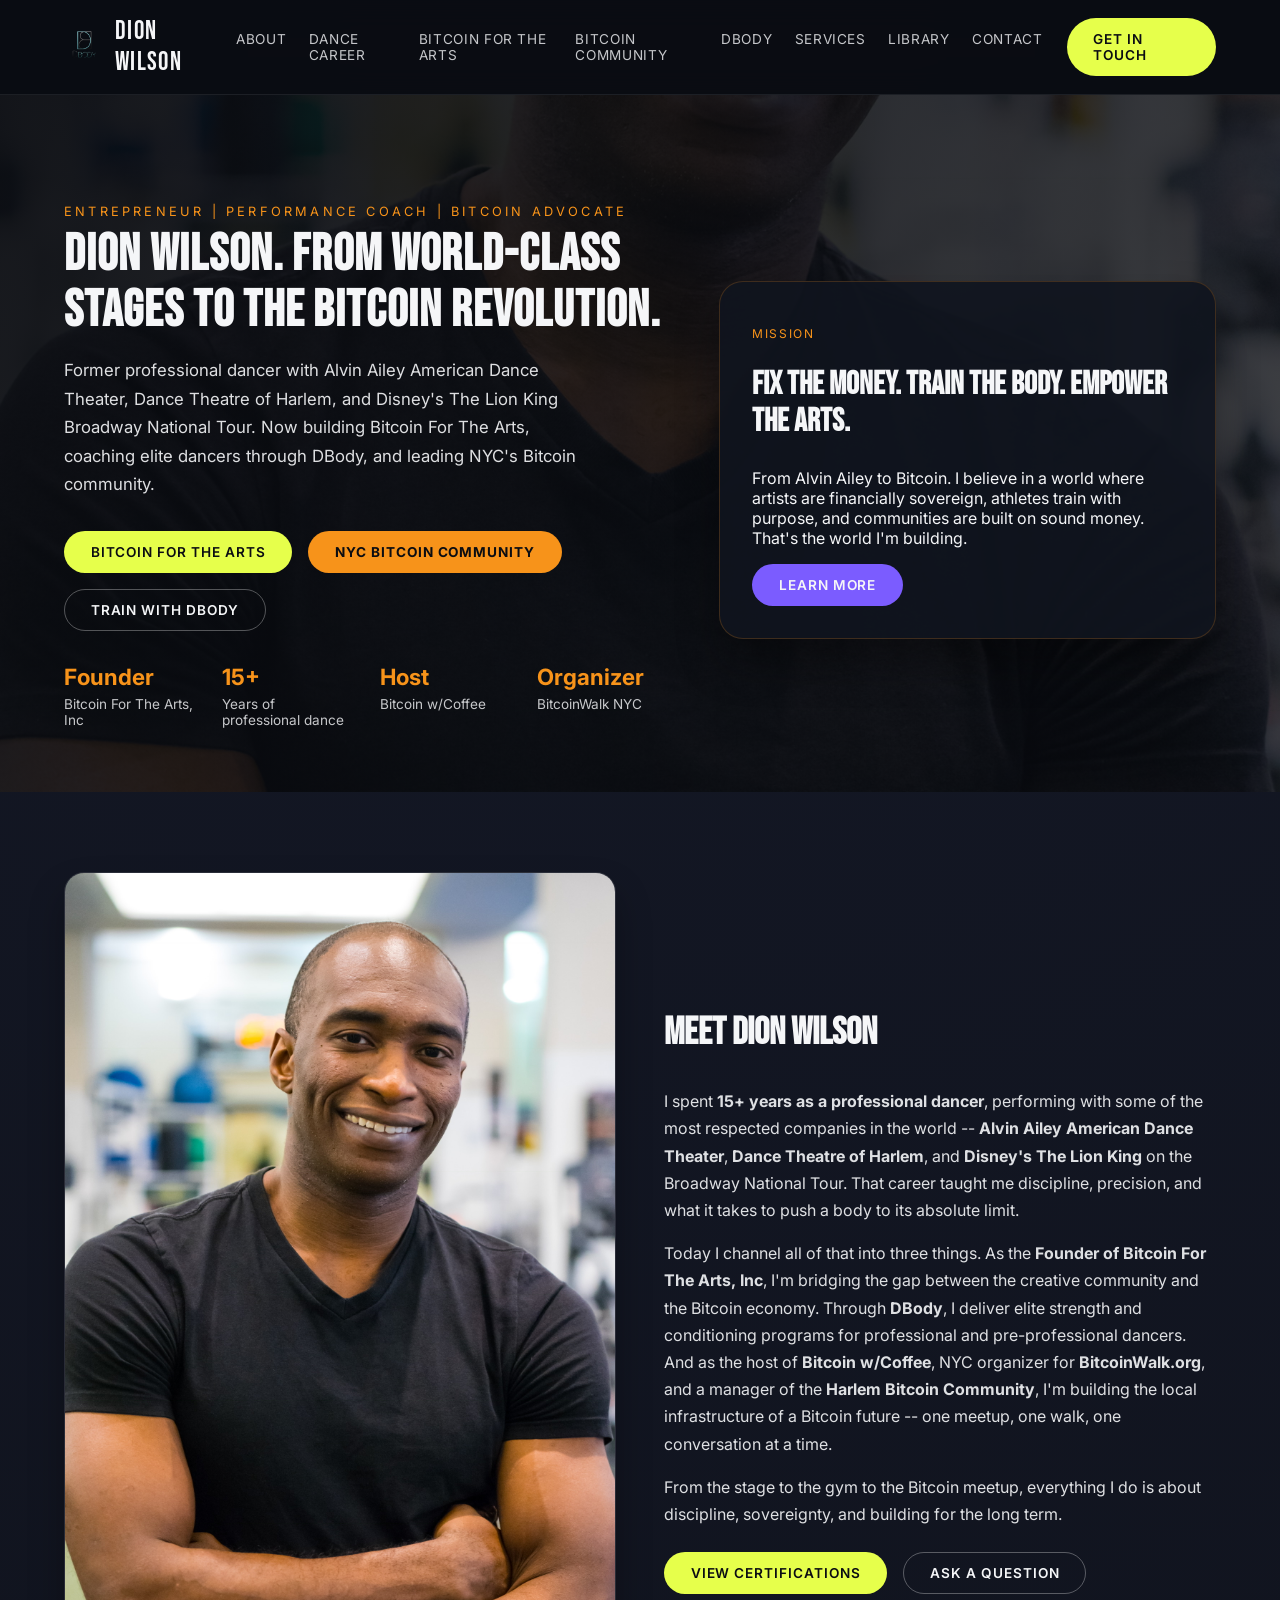
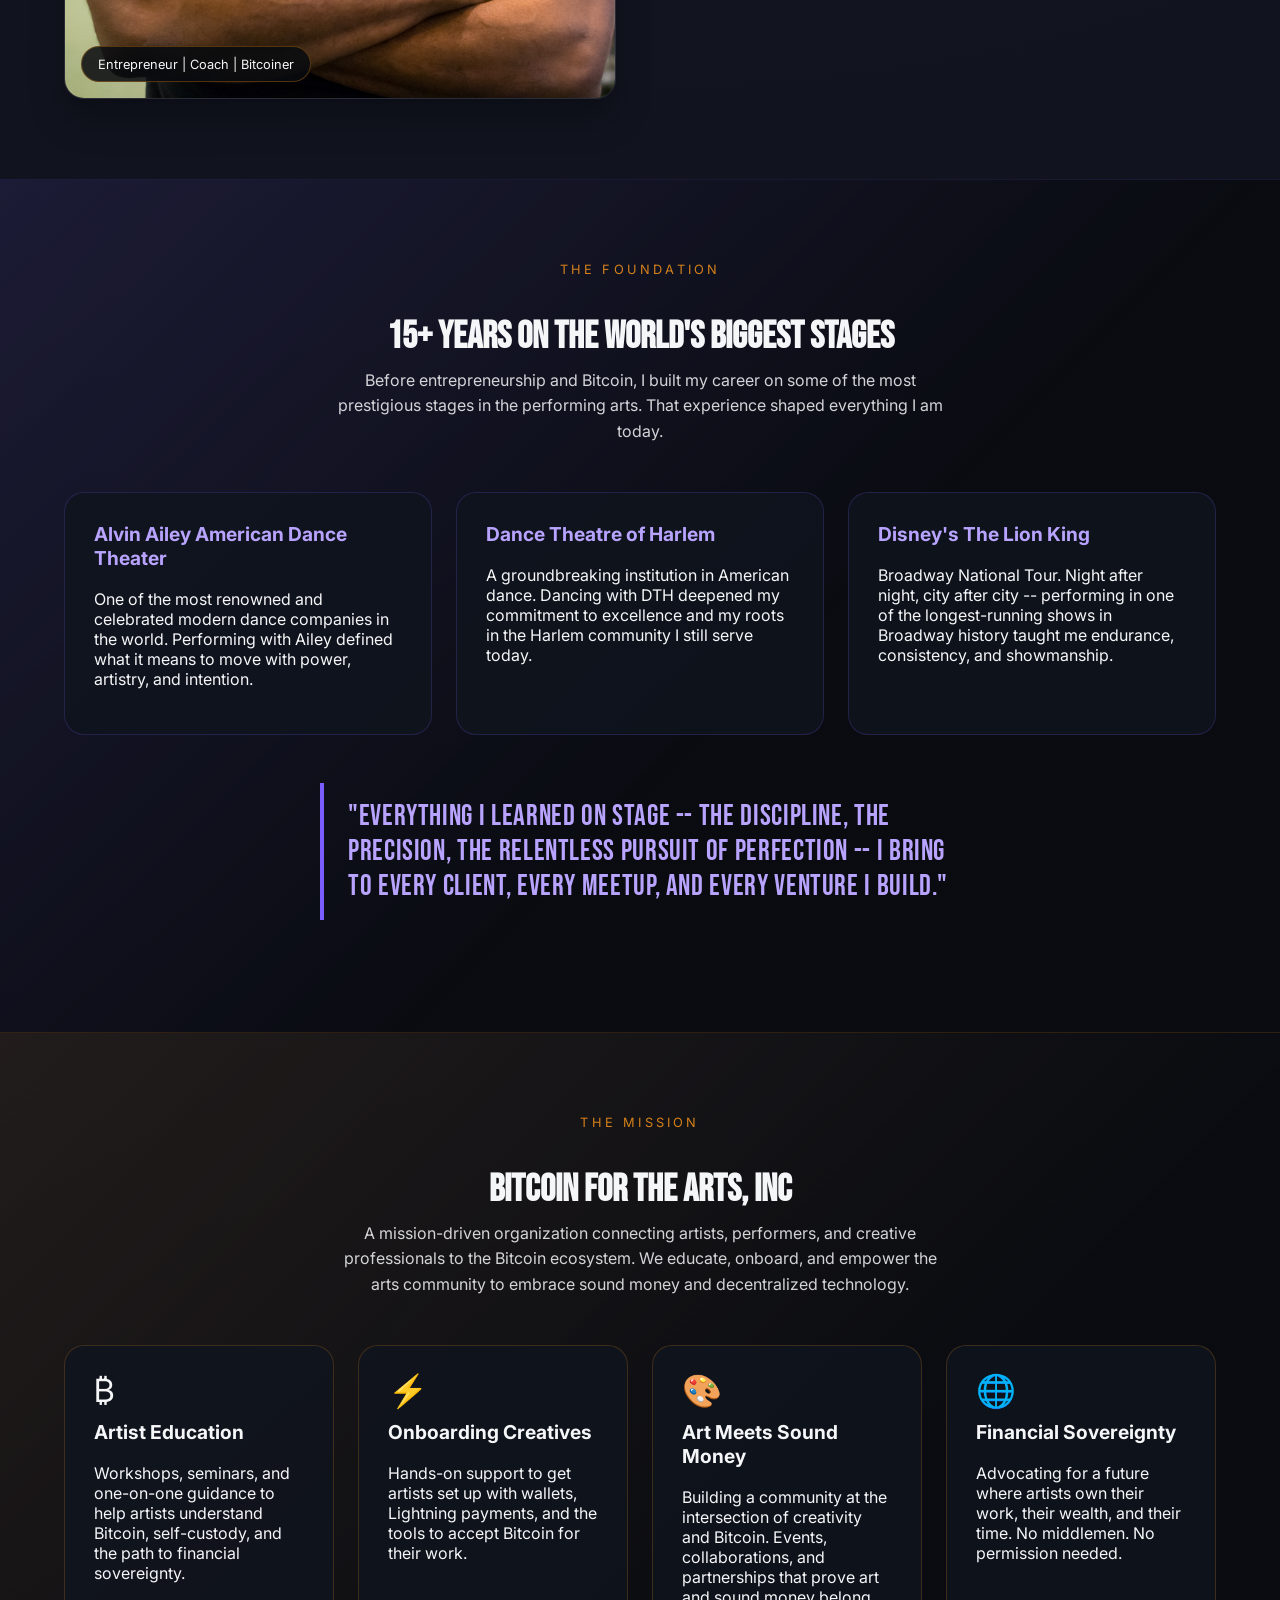
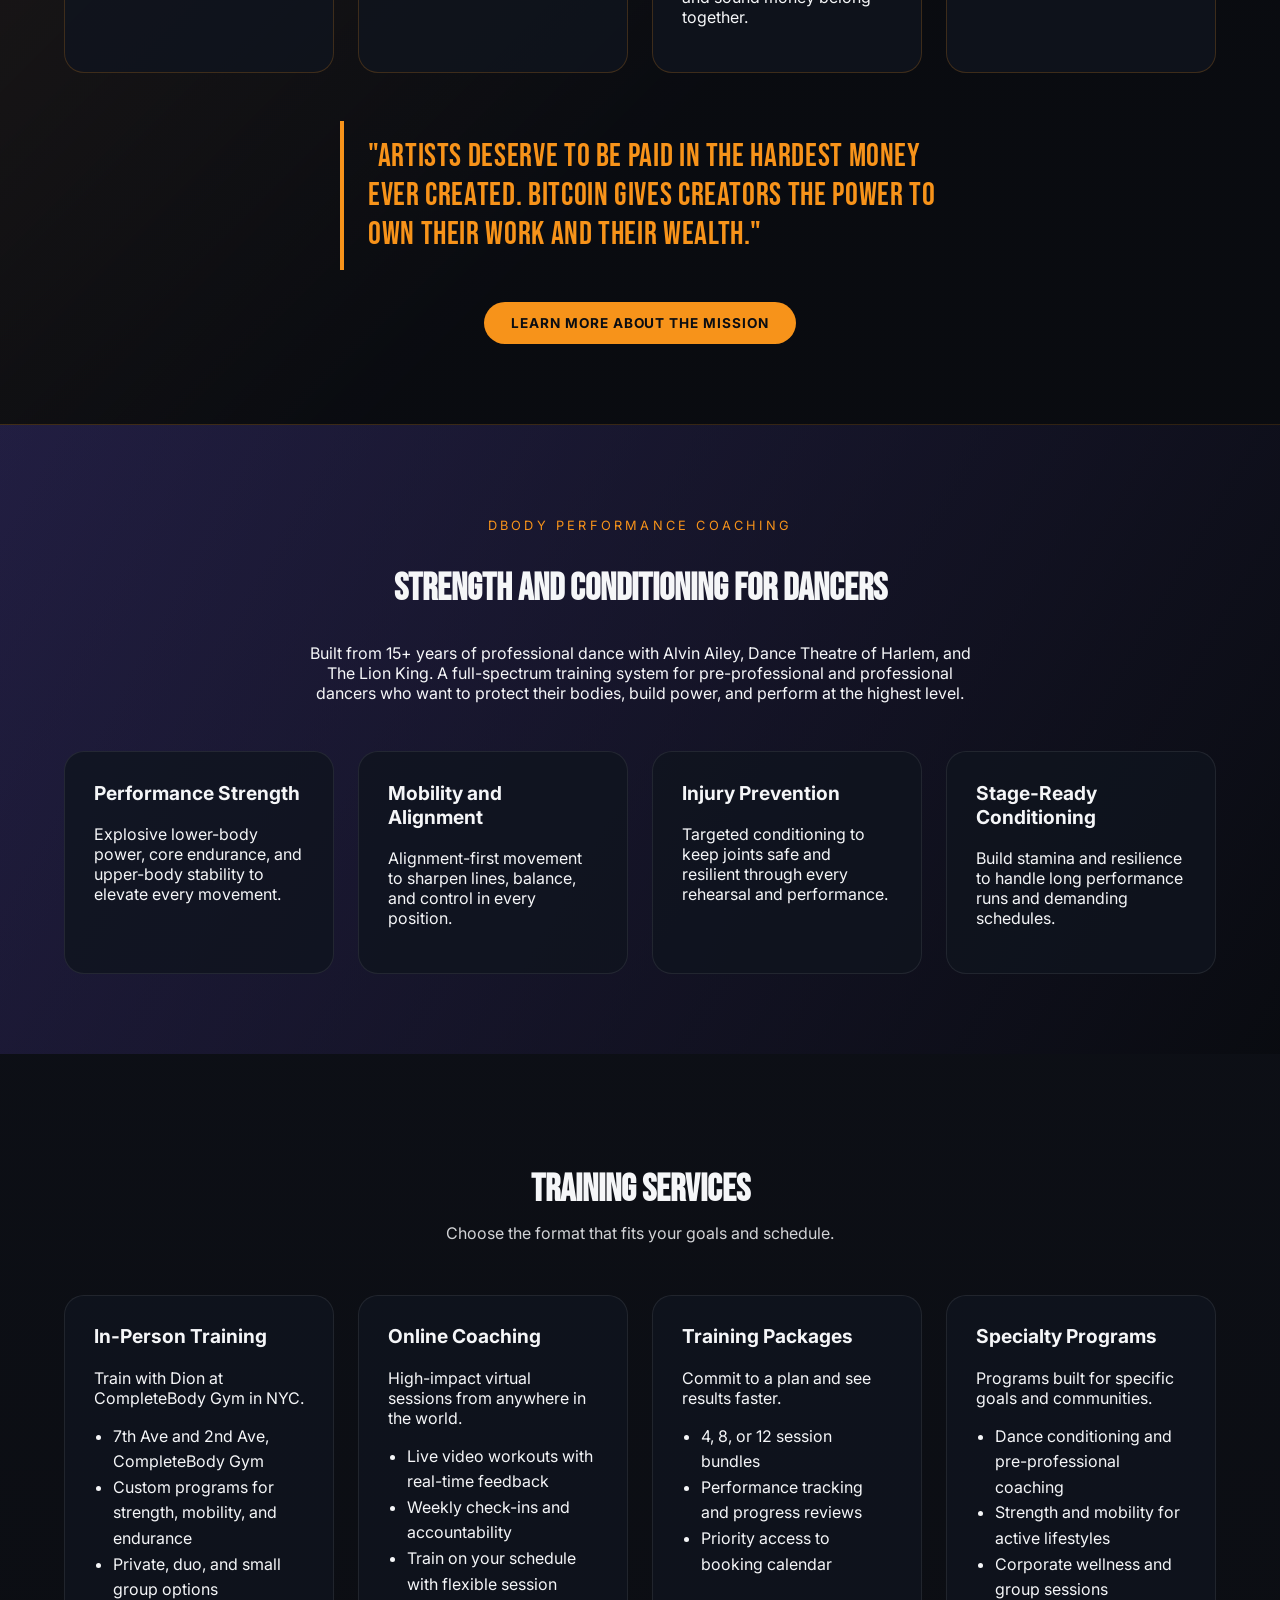
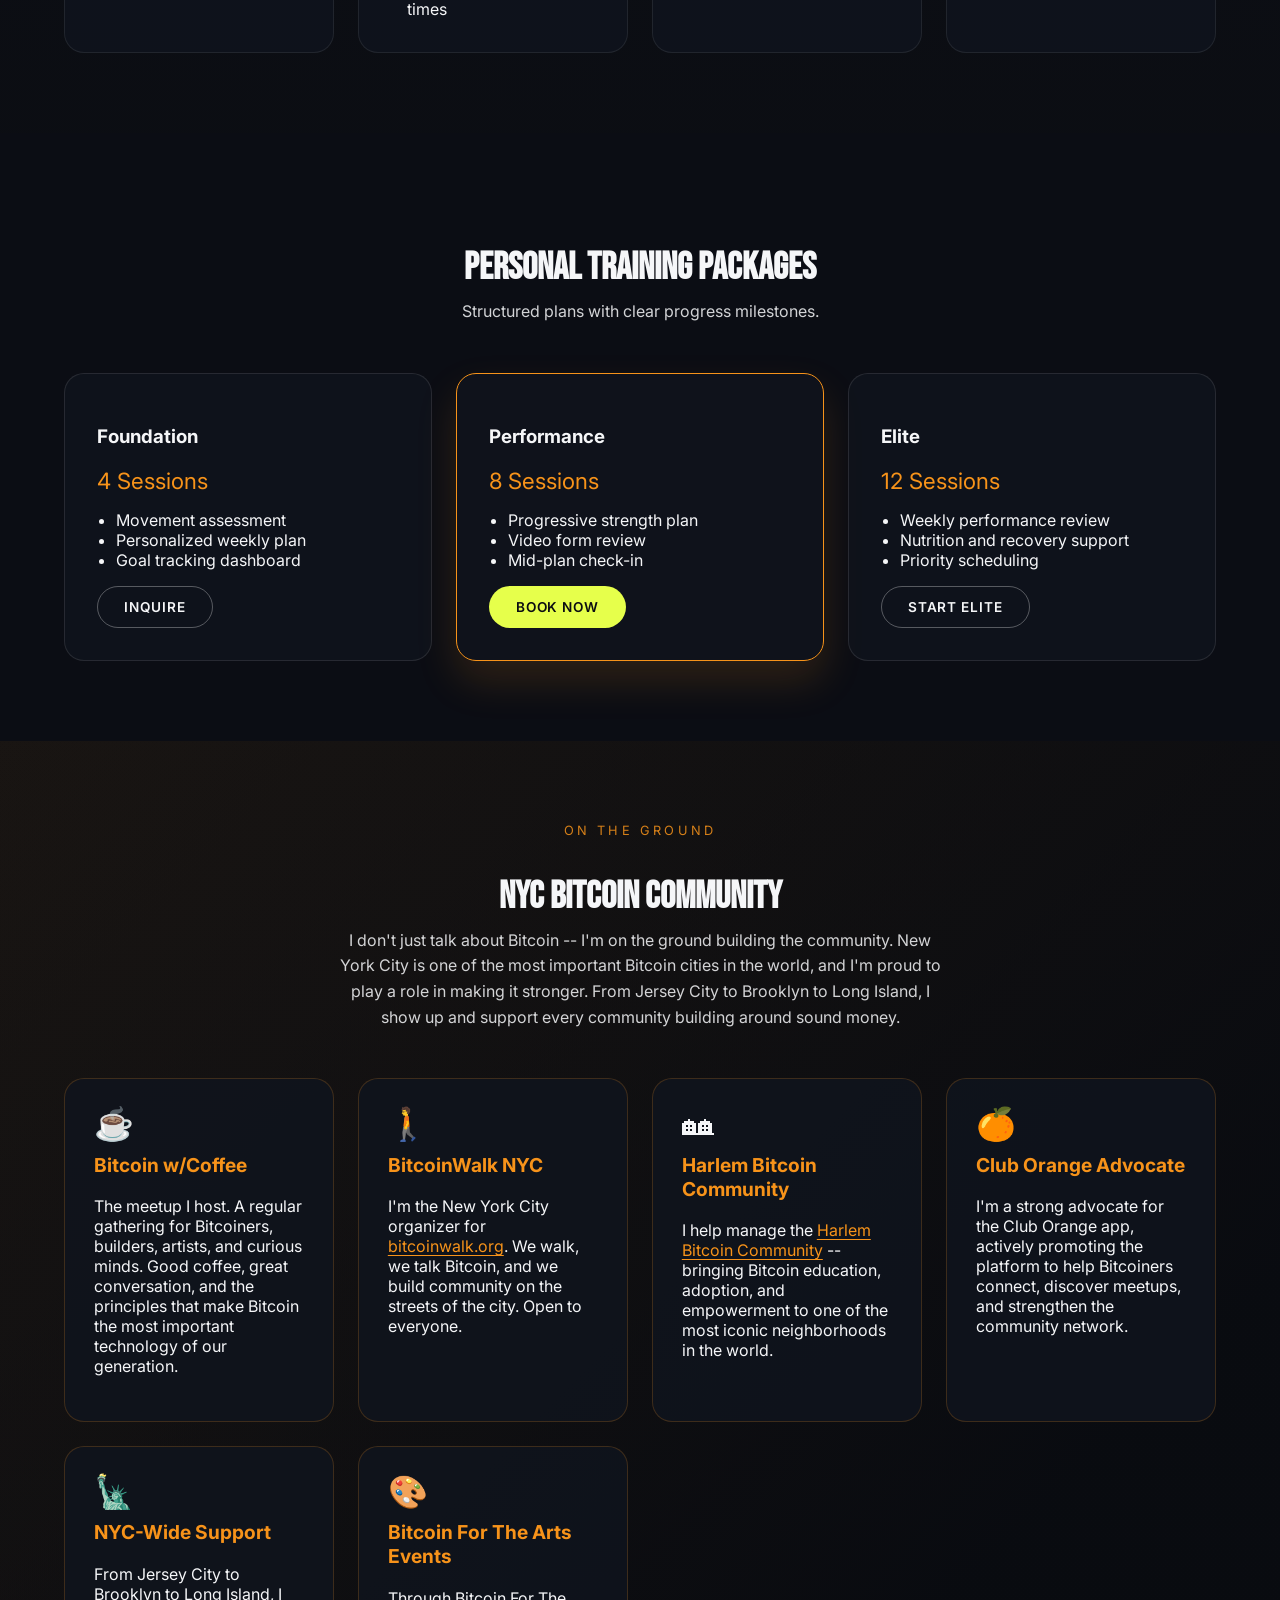
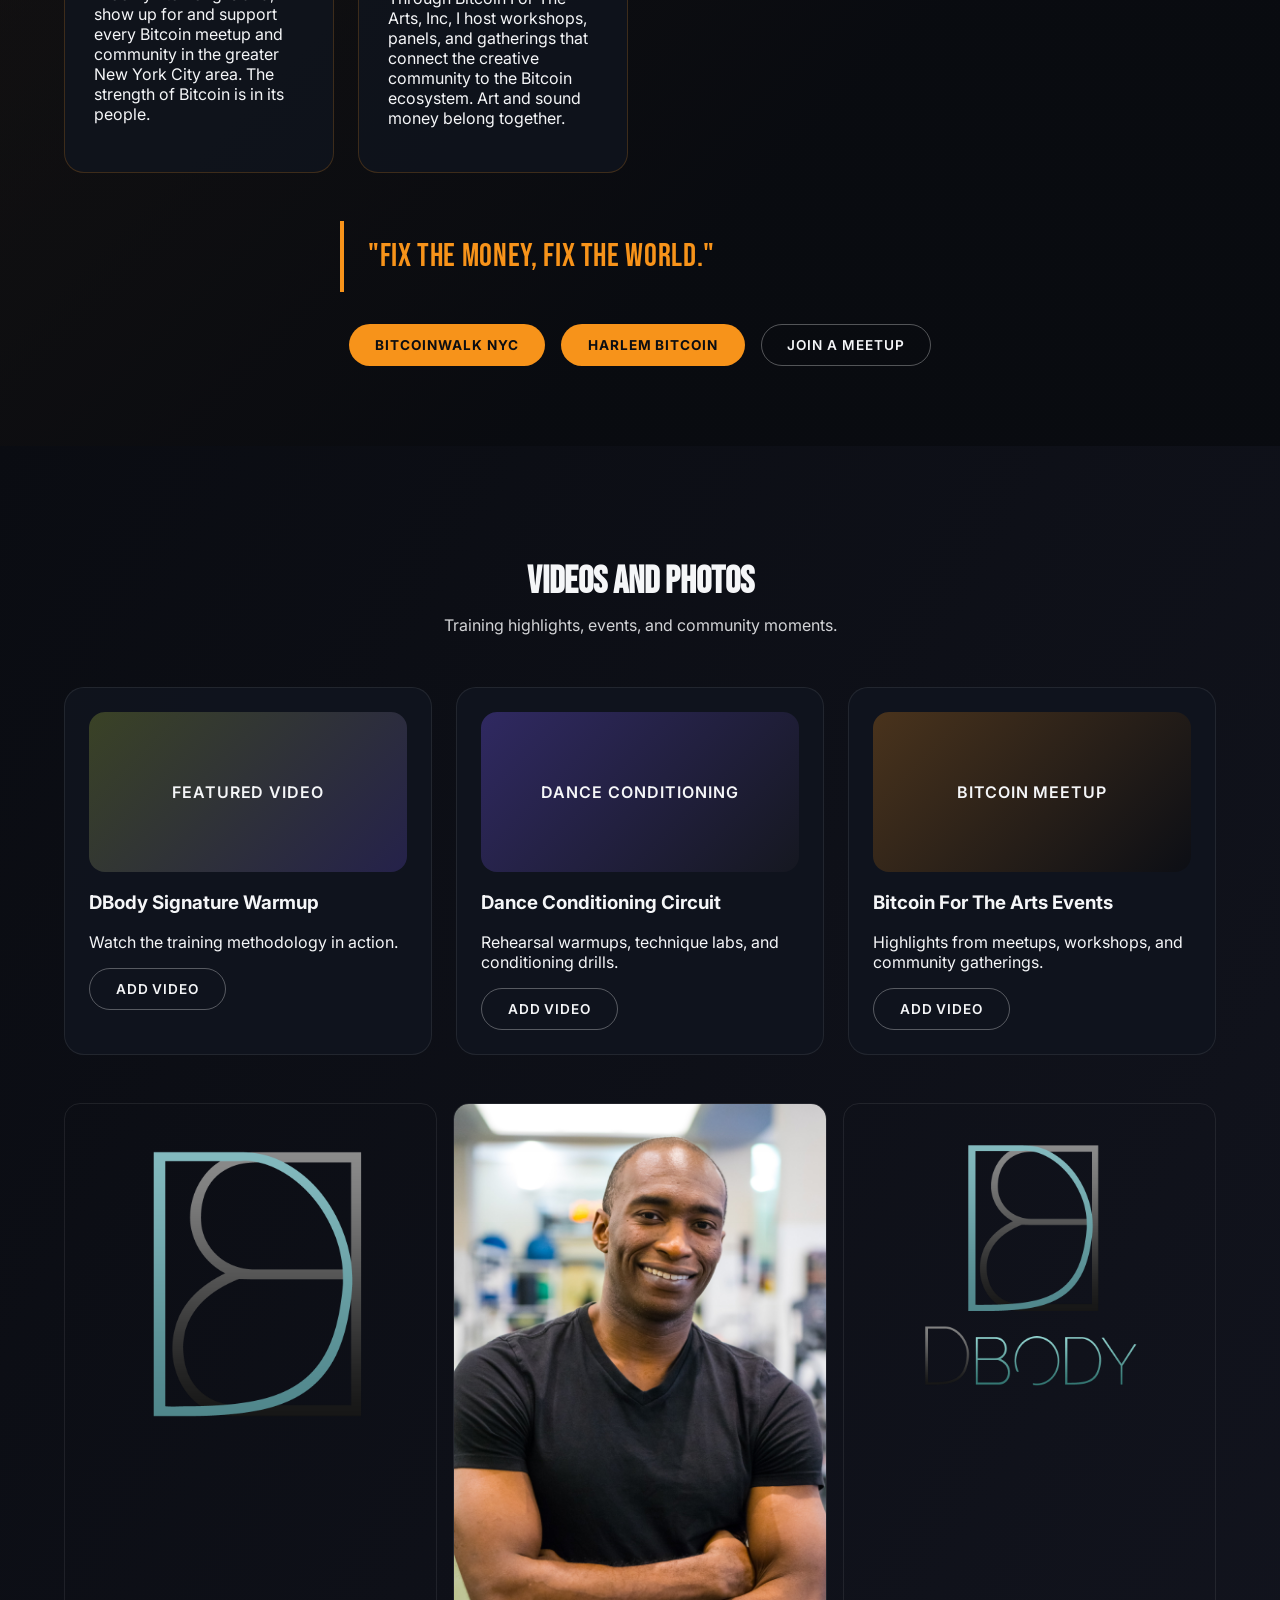
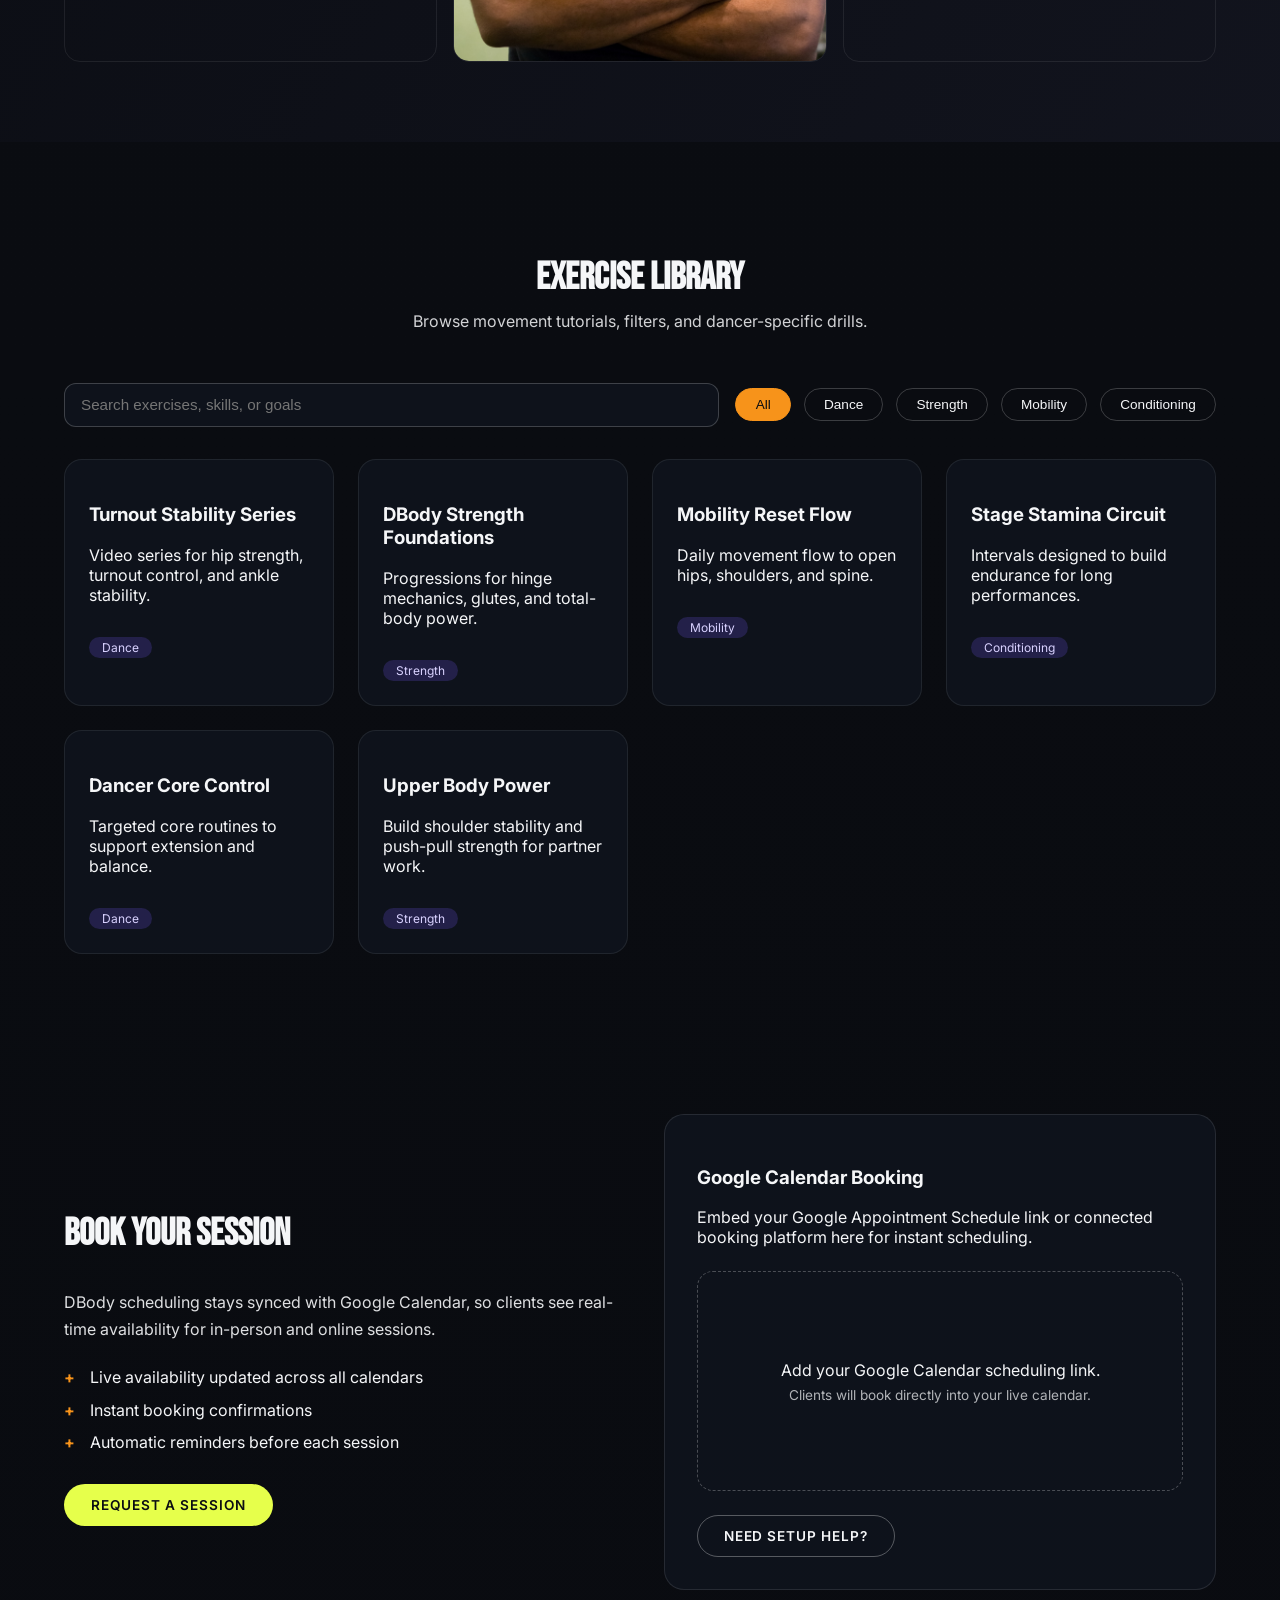
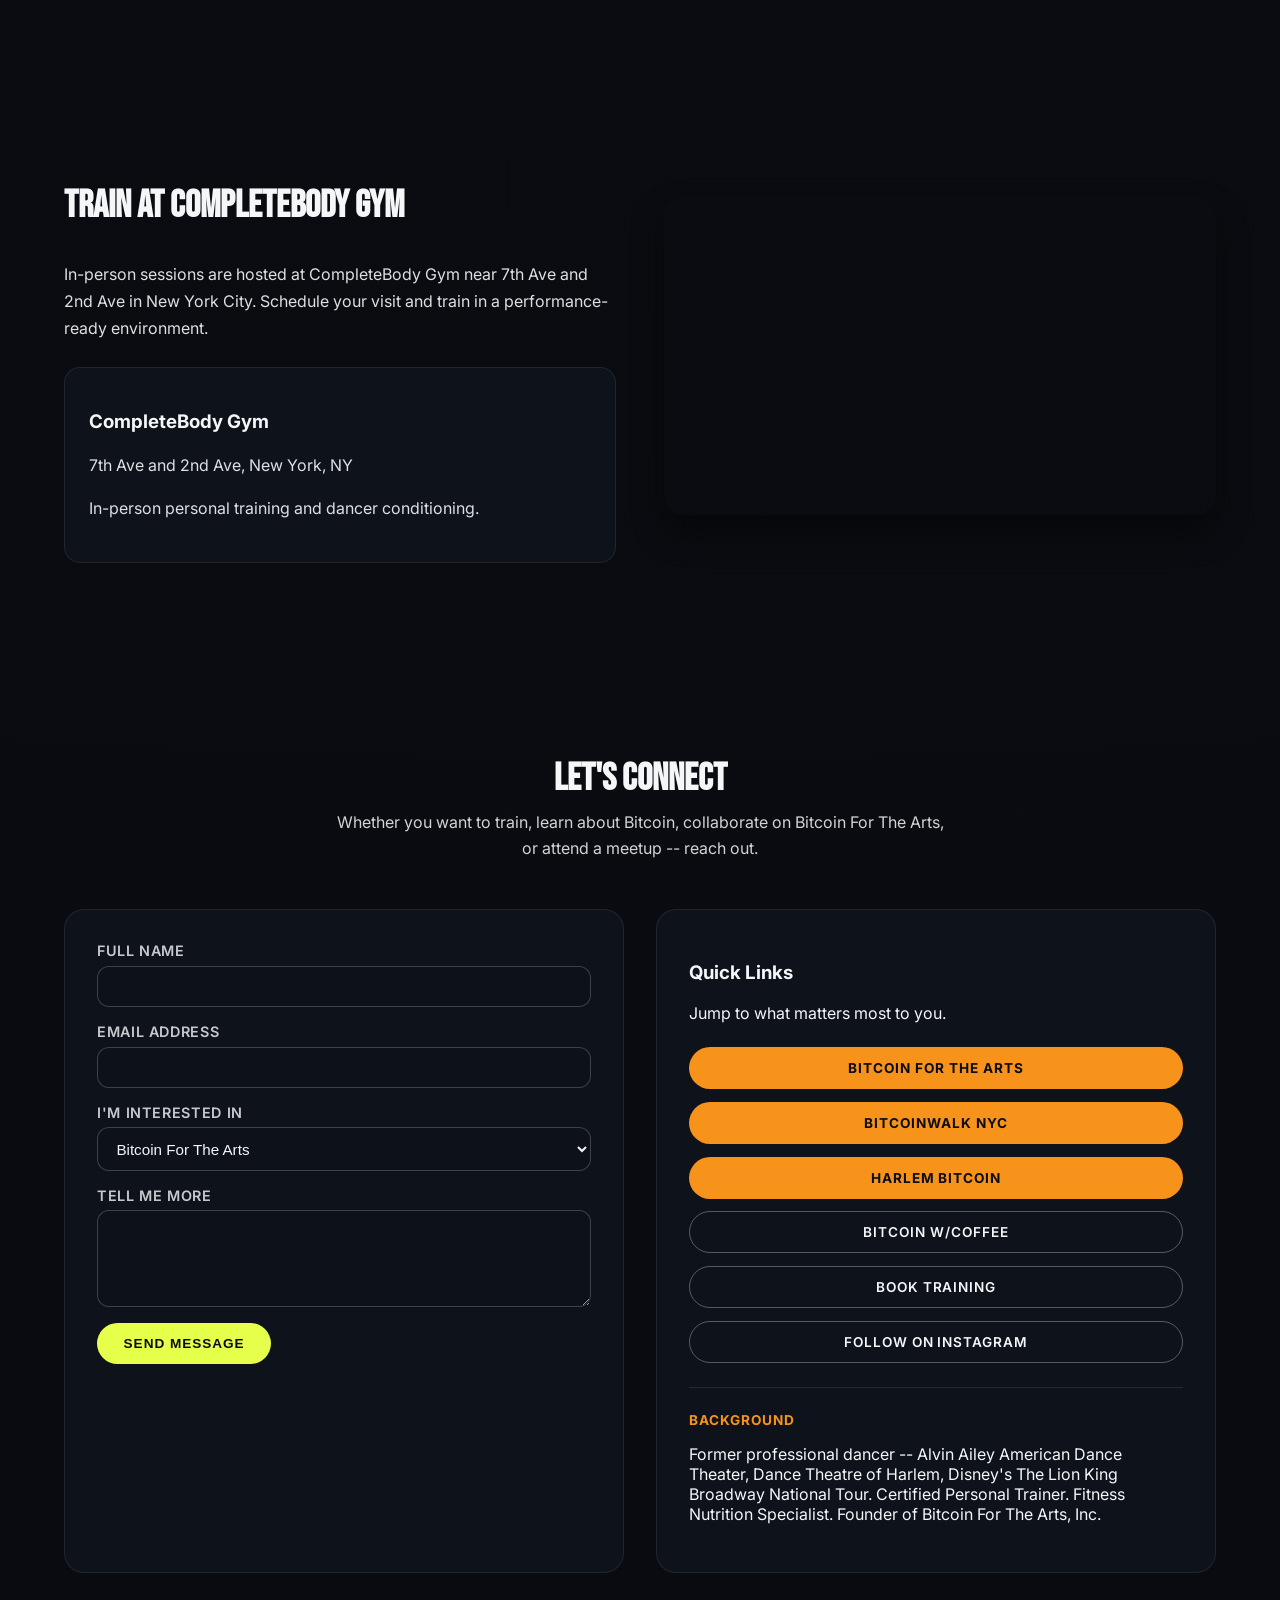
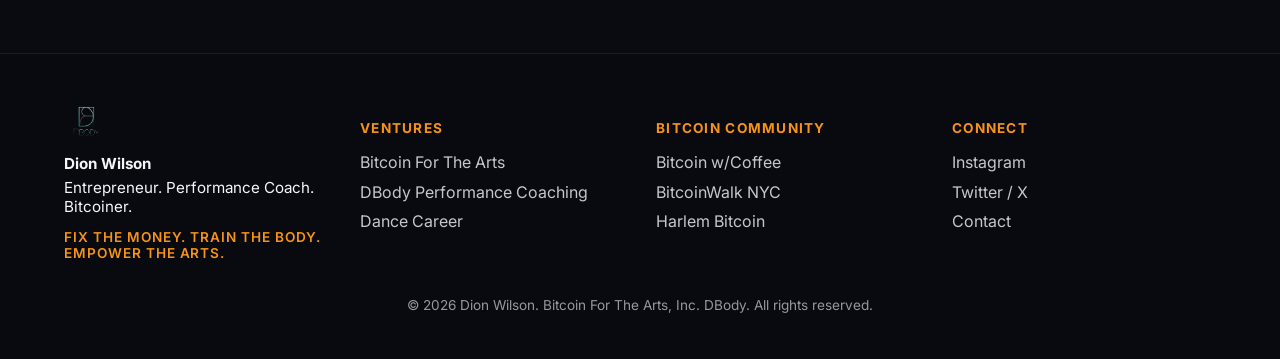
<file: index.html>
<!doctype html>
<html lang="en">
  <head>
    <meta charset="utf-8" />
    <meta name="viewport" content="width=device-width, initial-scale=1" />
    <title>Dion Wilson | Entrepreneur, Performance Coach, Bitcoin Advocate</title>
    <meta
      name="description"
      content="Dion Wilson -- Former professional dancer (Alvin Ailey, Dance Theatre of Harlem, Lion King Broadway). Founder of Bitcoin For The Arts, Inc. Host of Bitcoin w/Coffee. NYC organizer for BitcoinWalk.org. Creator of DBody performance coaching. Building at the intersection of fitness, the arts, and sound money."
    />
    <meta name="keywords" content="Dion Wilson, Bitcoin For The Arts, DBody, personal trainer, performance coach, dancer conditioning, Bitcoin w Coffee, BitcoinWalk NYC, Harlem Bitcoin Community, Club Orange, Alvin Ailey, Dance Theatre of Harlem, Lion King Broadway, NYC, entrepreneur" />
    <meta property="og:title" content="Dion Wilson | Entrepreneur, Performance Coach, Bitcoin Advocate" />
    <meta property="og:description" content="Former dancer with Alvin Ailey, Dance Theatre of Harlem, and The Lion King Broadway. Founder of Bitcoin For The Arts, Inc. Host of Bitcoin w/Coffee. NYC organizer for BitcoinWalk.org. Creator of DBody." />
    <meta property="og:type" content="website" />
    <meta property="og:url" content="https://dionwilson.com" />
    <meta name="twitter:card" content="summary_large_image" />
    <meta name="twitter:title" content="Dion Wilson | Entrepreneur, Performance Coach, Bitcoin Advocate" />
    <meta name="twitter:description" content="Former dancer with Alvin Ailey, Dance Theatre of Harlem, and The Lion King Broadway. Founder of Bitcoin For The Arts. Host of Bitcoin w/Coffee. NYC BitcoinWalk organizer. DBody performance coaching." />
    <link rel="icon" href="DBody-logo.png" />
    <link rel="stylesheet" href="styles.css" />
    <link
      rel="stylesheet"
      href="https://fonts.googleapis.com/css2?family=Bebas+Neue&family=Inter:wght@300;400;600;700&display=swap"
    />
  </head>
  <body>
    <header class="site-header">
      <div class="container header-content">
        <a class="logo" href="#home">
          <img src="DBody-logo.png" alt="Dion Wilson logo" />
          <span>Dion Wilson</span>
        </a>
        <nav class="site-nav" aria-label="Primary">
          <button class="nav-toggle" type="button" aria-expanded="false" aria-label="Toggle navigation">
            <span></span>
            <span></span>
            <span></span>
          </button>
          <ul class="nav-links">
            <li><a href="#about">About</a></li>
            <li><a href="#career">Dance Career</a></li>
            <li><a href="#bitcoin-arts">Bitcoin For The Arts</a></li>
            <li><a href="#community">Bitcoin Community</a></li>
            <li><a href="#dancers">DBody</a></li>
            <li><a href="#services">Services</a></li>
            <li><a href="#library">Library</a></li>
            <li><a href="#contact">Contact</a></li>
          </ul>
        </nav>
        <a class="btn btn-primary" href="#contact">Get in Touch</a>
      </div>
    </header>

    <main>
      <!-- HERO -->
      <section class="hero" id="home">
        <div class="container hero-grid">
          <div class="hero-content">
            <p class="eyebrow">Entrepreneur | Performance Coach | Bitcoin Advocate</p>
            <h1>Dion Wilson. From world-class stages to the Bitcoin revolution.</h1>
            <p class="lead">
              Former professional dancer with Alvin Ailey American Dance Theater,
              Dance Theatre of Harlem, and Disney's The Lion King Broadway National
              Tour. Now building Bitcoin For The Arts, coaching elite dancers
              through DBody, and leading NYC's Bitcoin community.
            </p>
            <div class="hero-actions">
              <a class="btn btn-primary" href="#bitcoin-arts">Bitcoin For The Arts</a>
              <a class="btn btn-bitcoin" href="#community">NYC Bitcoin Community</a>
              <a class="btn btn-ghost" href="#dancers">Train with DBody</a>
            </div>
            <div class="stat-row">
              <div>
                <h3>Founder</h3>
                <p>Bitcoin For The Arts, Inc</p>
              </div>
              <div>
                <h3>15+</h3>
                <p>Years of professional dance</p>
              </div>
              <div>
                <h3>Host</h3>
                <p>Bitcoin w/Coffee</p>
              </div>
              <div>
                <h3>Organizer</h3>
                <p>BitcoinWalk NYC</p>
              </div>
            </div>
          </div>
          <div class="hero-card">
            <p class="tag">Mission</p>
            <h2>Fix the Money. Train the Body. Empower the Arts.</h2>
            <p>
              From Alvin Ailey to Bitcoin. I believe in a world where artists
              are financially sovereign, athletes train with purpose, and
              communities are built on sound money. That's the world I'm building.
            </p>
            <a class="btn btn-secondary" href="#about">Learn More</a>
          </div>
        </div>
      </section>

      <!-- ABOUT -->
      <section class="section about" id="about">
        <div class="container split">
          <div class="image-card">
            <img src="fit%20headshot.JPG" alt="Dion Wilson headshot" />
            <div class="badge">Entrepreneur | Coach | Bitcoiner</div>
          </div>
          <div class="content">
            <h2>Meet Dion Wilson</h2>
            <p>
              I spent <strong>15+ years as a professional dancer</strong>,
              performing with some of the most respected companies in the world --
              <strong>Alvin Ailey American Dance Theater</strong>,
              <strong>Dance Theatre of Harlem</strong>, and
              <strong>Disney's The Lion King</strong> on the Broadway National
              Tour. That career taught me discipline, precision, and what it takes
              to push a body to its absolute limit.
            </p>
            <p>
              Today I channel all of that into three things. As the
              <strong>Founder of Bitcoin For The Arts, Inc</strong>, I'm bridging
              the gap between the creative community and the Bitcoin economy.
              Through <strong>DBody</strong>, I deliver elite strength and
              conditioning programs for professional and pre-professional dancers.
              And as the host of <strong>Bitcoin w/Coffee</strong>, NYC organizer
              for <strong>BitcoinWalk.org</strong>, and a manager of the
              <strong>Harlem Bitcoin Community</strong>, I'm building the local
              infrastructure of a Bitcoin future -- one meetup, one walk, one
              conversation at a time.
            </p>
            <p>
              From the stage to the gym to the Bitcoin meetup, everything I do
              is about discipline, sovereignty, and building for the long term.
            </p>
            <div class="cta-row">
              <a class="btn btn-primary" href="Personal%20Training%20Cert%202024.pdf">
                View Certifications
              </a>
              <a class="btn btn-ghost" href="#contact">Ask a Question</a>
            </div>
          </div>
        </div>
      </section>

      <!-- DANCE CAREER -->
      <section class="section dance-career" id="career">
        <div class="container">
          <div class="section-heading">
            <p class="eyebrow-section">The Foundation</p>
            <h2>15+ Years on the World's Biggest Stages</h2>
            <p>
              Before entrepreneurship and Bitcoin, I built my career on some of
              the most prestigious stages in the performing arts. That experience
              shaped everything I am today.
            </p>
          </div>
          <div class="grid cards career-cards">
            <div class="card card-career">
              <h3>Alvin Ailey American Dance Theater</h3>
              <p>
                One of the most renowned and celebrated modern dance companies in
                the world. Performing with Ailey defined what it means to move
                with power, artistry, and intention.
              </p>
            </div>
            <div class="card card-career">
              <h3>Dance Theatre of Harlem</h3>
              <p>
                A groundbreaking institution in American dance. Dancing with DTH
                deepened my commitment to excellence and my roots in the Harlem
                community I still serve today.
              </p>
            </div>
            <div class="card card-career">
              <h3>Disney's The Lion King</h3>
              <p>
                Broadway National Tour. Night after night, city after city --
                performing in one of the longest-running shows in Broadway history
                taught me endurance, consistency, and showmanship.
              </p>
            </div>
          </div>
          <div class="section-cta">
            <blockquote class="career-quote">
              "Everything I learned on stage -- the discipline, the precision,
              the relentless pursuit of perfection -- I bring to every client,
              every meetup, and every venture I build."
            </blockquote>
          </div>
        </div>
      </section>

      <!-- BITCOIN FOR THE ARTS -->
      <section class="section bitcoin-arts" id="bitcoin-arts">
        <div class="container">
          <div class="section-heading">
            <p class="eyebrow-section">The Mission</p>
            <h2>Bitcoin For The Arts, Inc</h2>
            <p>
              A mission-driven organization connecting artists, performers, and
              creative professionals to the Bitcoin ecosystem. We educate,
              onboard, and empower the arts community to embrace sound money
              and decentralized technology.
            </p>
          </div>
          <div class="grid cards">
            <div class="card card-bitcoin">
              <div class="card-icon">&#x20BF;</div>
              <h3>Artist Education</h3>
              <p>
                Workshops, seminars, and one-on-one guidance to help artists
                understand Bitcoin, self-custody, and the path to financial
                sovereignty.
              </p>
            </div>
            <div class="card card-bitcoin">
              <div class="card-icon">&#x26A1;</div>
              <h3>Onboarding Creatives</h3>
              <p>
                Hands-on support to get artists set up with wallets, Lightning
                payments, and the tools to accept Bitcoin for their work.
              </p>
            </div>
            <div class="card card-bitcoin">
              <div class="card-icon">&#x1F3A8;</div>
              <h3>Art Meets Sound Money</h3>
              <p>
                Building a community at the intersection of creativity and
                Bitcoin. Events, collaborations, and partnerships that prove art
                and sound money belong together.
              </p>
            </div>
            <div class="card card-bitcoin">
              <div class="card-icon">&#x1F310;</div>
              <h3>Financial Sovereignty</h3>
              <p>
                Advocating for a future where artists own their work, their
                wealth, and their time. No middlemen. No permission needed.
              </p>
            </div>
          </div>
          <div class="section-cta">
            <blockquote class="bitcoin-quote">
              "Artists deserve to be paid in the hardest money ever created. Bitcoin
              gives creators the power to own their work and their wealth."
            </blockquote>
            <a class="btn btn-bitcoin" href="#contact">Learn More About the Mission</a>
          </div>
        </div>
      </section>

      <!-- DANCER COACHING -->
      <section class="section spotlight" id="dancers">
        <div class="container">
          <div class="spotlight-header">
            <p class="eyebrow-section">DBody Performance Coaching</p>
            <h2>Strength and Conditioning for Dancers</h2>
            <p>
              Built from 15+ years of professional dance with Alvin Ailey, Dance
              Theatre of Harlem, and The Lion King. A full-spectrum training system
              for pre-professional and professional dancers who want to protect
              their bodies, build power, and perform at the highest level.
            </p>
          </div>
          <div class="grid cards">
            <div class="card">
              <h3>Performance Strength</h3>
              <p>Explosive lower-body power, core endurance, and upper-body stability to elevate every movement.</p>
            </div>
            <div class="card">
              <h3>Mobility and Alignment</h3>
              <p>Alignment-first movement to sharpen lines, balance, and control in every position.</p>
            </div>
            <div class="card">
              <h3>Injury Prevention</h3>
              <p>Targeted conditioning to keep joints safe and resilient through every rehearsal and performance.</p>
            </div>
            <div class="card">
              <h3>Stage-Ready Conditioning</h3>
              <p>Build stamina and resilience to handle long performance runs and demanding schedules.</p>
            </div>
          </div>
        </div>
      </section>

      <!-- SERVICES -->
      <section class="section services" id="services">
        <div class="container">
          <div class="section-heading">
            <h2>Training Services</h2>
            <p>Choose the format that fits your goals and schedule.</p>
          </div>
          <div class="grid cards">
            <div class="card">
              <h3>In-Person Training</h3>
              <p>Train with Dion at CompleteBody Gym in NYC.</p>
              <ul>
                <li>7th Ave and 2nd Ave, CompleteBody Gym</li>
                <li>Custom programs for strength, mobility, and endurance</li>
                <li>Private, duo, and small group options</li>
              </ul>
            </div>
            <div class="card">
              <h3>Online Coaching</h3>
              <p>High-impact virtual sessions from anywhere in the world.</p>
              <ul>
                <li>Live video workouts with real-time feedback</li>
                <li>Weekly check-ins and accountability</li>
                <li>Train on your schedule with flexible session times</li>
              </ul>
            </div>
            <div class="card">
              <h3>Training Packages</h3>
              <p>Commit to a plan and see results faster.</p>
              <ul>
                <li>4, 8, or 12 session bundles</li>
                <li>Performance tracking and progress reviews</li>
                <li>Priority access to booking calendar</li>
              </ul>
            </div>
            <div class="card">
              <h3>Specialty Programs</h3>
              <p>Programs built for specific goals and communities.</p>
              <ul>
                <li>Dance conditioning and pre-professional coaching</li>
                <li>Strength and mobility for active lifestyles</li>
                <li>Corporate wellness and group sessions</li>
              </ul>
            </div>
          </div>
        </div>
      </section>

      <!-- PACKAGES -->
      <section class="section packages" id="packages">
        <div class="container">
          <div class="section-heading">
            <h2>Personal Training Packages</h2>
            <p>Structured plans with clear progress milestones.</p>
          </div>
          <div class="grid pricing">
            <article class="price-card">
              <h3>Foundation</h3>
              <p class="price">4 Sessions</p>
              <ul>
                <li>Movement assessment</li>
                <li>Personalized weekly plan</li>
                <li>Goal tracking dashboard</li>
              </ul>
              <a class="btn btn-ghost" href="#contact">Inquire</a>
            </article>
            <article class="price-card featured">
              <h3>Performance</h3>
              <p class="price">8 Sessions</p>
              <ul>
                <li>Progressive strength plan</li>
                <li>Video form review</li>
                <li>Mid-plan check-in</li>
              </ul>
              <a class="btn btn-primary" href="#calendar">Book Now</a>
            </article>
            <article class="price-card">
              <h3>Elite</h3>
              <p class="price">12 Sessions</p>
              <ul>
                <li>Weekly performance review</li>
                <li>Nutrition and recovery support</li>
                <li>Priority scheduling</li>
              </ul>
              <a class="btn btn-ghost" href="#contact">Start Elite</a>
            </article>
          </div>
        </div>
      </section>

      <!-- NYC BITCOIN COMMUNITY -->
      <section class="section meetup" id="community">
        <div class="container">
          <div class="section-heading">
            <p class="eyebrow-section">On the Ground</p>
            <h2>NYC Bitcoin Community</h2>
            <p>
              I don't just talk about Bitcoin -- I'm on the ground building the
              community. New York City is one of the most important Bitcoin cities
              in the world, and I'm proud to play a role in making it stronger.
              From Jersey City to Brooklyn to Long Island, I show up and support
              every community building around sound money.
            </p>
          </div>
          <div class="grid cards meetup-cards">
            <div class="card card-bitcoin">
              <div class="card-icon">&#x2615;</div>
              <h3>Bitcoin w/Coffee</h3>
              <p>
                The meetup I host. A regular gathering for Bitcoiners, builders,
                artists, and curious minds. Good coffee, great conversation, and
                the principles that make Bitcoin the most important technology of
                our generation.
              </p>
            </div>
            <div class="card card-bitcoin">
              <div class="card-icon">&#x1F6B6;</div>
              <h3>BitcoinWalk NYC</h3>
              <p>
                I'm the New York City organizer for
                <a href="https://bitcoinwalk.org/nyc/" class="inline-link">bitcoinwalk.org</a>.
                We walk, we talk Bitcoin, and we build community on the streets
                of the city. Open to everyone.
              </p>
            </div>
            <div class="card card-bitcoin">
              <div class="card-icon">&#x1F3D8;</div>
              <h3>Harlem Bitcoin Community</h3>
              <p>
                I help manage the
                <a href="https://harlembitcoin.com/" class="inline-link">Harlem Bitcoin Community</a> --
                bringing Bitcoin education, adoption, and empowerment to one of
                the most iconic neighborhoods in the world.
              </p>
            </div>
            <div class="card card-bitcoin">
              <div class="card-icon">&#x1F34A;</div>
              <h3>Club Orange Advocate</h3>
              <p>
                I'm a strong advocate for the Club Orange app, actively promoting
                the platform to help Bitcoiners connect, discover meetups, and
                strengthen the community network.
              </p>
            </div>
            <div class="card card-bitcoin">
              <div class="card-icon">&#x1F5FD;</div>
              <h3>NYC-Wide Support</h3>
              <p>
                From Jersey City to Brooklyn to Long Island, I show up for and
                support every Bitcoin meetup and community in the greater New
                York City area. The strength of Bitcoin is in its people.
              </p>
            </div>
            <div class="card card-bitcoin">
              <div class="card-icon">&#x1F3A8;</div>
              <h3>Bitcoin For The Arts Events</h3>
              <p>
                Through Bitcoin For The Arts, Inc, I host workshops, panels, and
                gatherings that connect the creative community to the Bitcoin
                ecosystem. Art and sound money belong together.
              </p>
            </div>
          </div>
          <div class="section-cta">
            <blockquote class="bitcoin-quote">
              "Fix the money, fix the world."
            </blockquote>
            <div class="community-links">
              <a class="btn btn-bitcoin" href="https://bitcoinwalk.org/nyc/">BitcoinWalk NYC</a>
              <a class="btn btn-bitcoin" href="https://harlembitcoin.com/">Harlem Bitcoin</a>
              <a class="btn btn-ghost" href="#contact">Join a Meetup</a>
            </div>
          </div>
        </div>
      </section>

      <!-- MEDIA -->
      <section class="section media" id="media">
        <div class="container">
          <div class="section-heading">
            <h2>Videos and Photos</h2>
            <p>Training highlights, events, and community moments.</p>
          </div>
          <div class="media-grid">
            <div class="video-card">
              <div class="video-thumb">
                <span>Featured Video</span>
              </div>
              <h3>DBody Signature Warmup</h3>
              <p>Watch the training methodology in action.</p>
              <a class="btn btn-ghost" href="#contact">Add Video</a>
            </div>
            <div class="video-card">
              <div class="video-thumb alt">
                <span>Dance Conditioning</span>
              </div>
              <h3>Dance Conditioning Circuit</h3>
              <p>Rehearsal warmups, technique labs, and conditioning drills.</p>
              <a class="btn btn-ghost" href="#contact">Add Video</a>
            </div>
            <div class="video-card">
              <div class="video-thumb alt-2">
                <span>Bitcoin Meetup</span>
              </div>
              <h3>Bitcoin For The Arts Events</h3>
              <p>Highlights from meetups, workshops, and community gatherings.</p>
              <a class="btn btn-ghost" href="#contact">Add Video</a>
            </div>
          </div>

          <div class="photo-gallery">
            <figure>
              <img src="DB.png" alt="DBody training session" />
            </figure>
            <figure>
              <img src="fit%20headshot.JPG" alt="Dion Wilson" />
            </figure>
            <figure>
              <img src="DBody-logo.png" alt="DBody branding" />
            </figure>
          </div>
        </div>
      </section>

      <!-- EXERCISE LIBRARY -->
      <section class="section library" id="library">
        <div class="container">
          <div class="section-heading">
            <h2>Exercise Library</h2>
            <p>Browse movement tutorials, filters, and dancer-specific drills.</p>
          </div>
          <div class="library-controls">
            <input
              type="search"
              id="librarySearch"
              placeholder="Search exercises, skills, or goals"
              aria-label="Search exercise library"
            />
            <div class="filter-buttons">
              <button type="button" class="filter active" data-filter="all">
                All
              </button>
              <button type="button" class="filter" data-filter="dance">
                Dance
              </button>
              <button type="button" class="filter" data-filter="strength">
                Strength
              </button>
              <button type="button" class="filter" data-filter="mobility">
                Mobility
              </button>
              <button type="button" class="filter" data-filter="conditioning">
                Conditioning
              </button>
            </div>
          </div>
          <div class="grid library-grid" id="libraryGrid">
            <article class="library-card" data-category="dance" data-tags="turnout core stability balance">
              <h3>Turnout Stability Series</h3>
              <p>Video series for hip strength, turnout control, and ankle stability.</p>
              <span class="pill">Dance</span>
            </article>
            <article class="library-card" data-category="strength" data-tags="deadlift posterior chain glutes">
              <h3>DBody Strength Foundations</h3>
              <p>Progressions for hinge mechanics, glutes, and total-body power.</p>
              <span class="pill">Strength</span>
            </article>
            <article class="library-card" data-category="mobility" data-tags="spine mobility shoulders hips">
              <h3>Mobility Reset Flow</h3>
              <p>Daily movement flow to open hips, shoulders, and spine.</p>
              <span class="pill">Mobility</span>
            </article>
            <article class="library-card" data-category="conditioning" data-tags="cardio stamina endurance circuits">
              <h3>Stage Stamina Circuit</h3>
              <p>Intervals designed to build endurance for long performances.</p>
              <span class="pill">Conditioning</span>
            </article>
            <article class="library-card" data-category="dance" data-tags="core alignment balance barre">
              <h3>Dancer Core Control</h3>
              <p>Targeted core routines to support extension and balance.</p>
              <span class="pill">Dance</span>
            </article>
            <article class="library-card" data-category="strength" data-tags="upper body stability push pull">
              <h3>Upper Body Power</h3>
              <p>Build shoulder stability and push-pull strength for partner work.</p>
              <span class="pill">Strength</span>
            </article>
          </div>
        </div>
      </section>

      <!-- SCHEDULE -->
      <section class="section calendar" id="calendar">
        <div class="container split">
          <div class="content">
            <h2>Book Your Session</h2>
            <p>
              DBody scheduling stays synced with Google Calendar, so clients see
              real-time availability for in-person and online sessions.
            </p>
            <ul class="checklist">
              <li>Live availability updated across all calendars</li>
              <li>Instant booking confirmations</li>
              <li>Automatic reminders before each session</li>
            </ul>
            <a class="btn btn-primary" href="#contact">Request a Session</a>
          </div>
          <div class="calendar-card">
            <h3>Google Calendar Booking</h3>
            <p>
              Embed your Google Appointment Schedule link or connected booking
              platform here for instant scheduling.
            </p>
            <div class="calendar-embed">
              <div class="placeholder">
                <p>Add your Google Calendar scheduling link.</p>
                <p class="small">Clients will book directly into your live calendar.</p>
              </div>
            </div>
            <a class="btn btn-ghost" href="#contact">Need setup help?</a>
          </div>
        </div>
      </section>

      <!-- LOCATION -->
      <section class="section location" id="location">
        <div class="container split">
          <div class="content">
            <h2>Train at CompleteBody Gym</h2>
            <p>
              In-person sessions are hosted at CompleteBody Gym near 7th Ave and
              2nd Ave in New York City. Schedule your visit and train in a
              performance-ready environment.
            </p>
            <div class="location-card">
              <h3>CompleteBody Gym</h3>
              <p>7th Ave and 2nd Ave, New York, NY</p>
              <p>In-person personal training and dancer conditioning.</p>
            </div>
          </div>
          <div class="map-embed">
            <iframe
              title="CompleteBody Gym map"
              src="https://www.google.com/maps?q=CompleteBody%20Gym%20NYC&output=embed"
              loading="lazy"
              referrerpolicy="no-referrer-when-downgrade"
            ></iframe>
          </div>
        </div>
      </section>

      <!-- CONTACT -->
      <section class="section contact" id="contact">
        <div class="container">
          <div class="section-heading">
            <h2>Let's Connect</h2>
            <p>
              Whether you want to train, learn about Bitcoin, collaborate on
              Bitcoin For The Arts, or attend a meetup -- reach out.
            </p>
          </div>
          <div class="grid contact-grid">
            <form class="contact-form">
              <div class="field">
                <label for="name">Full Name</label>
                <input id="name" name="name" type="text" required />
              </div>
              <div class="field">
                <label for="email">Email Address</label>
                <input id="email" name="email" type="email" required />
              </div>
              <div class="field">
                <label for="goal">I'm Interested In</label>
                <select id="goal" name="goal">
                  <option>Bitcoin For The Arts</option>
                  <option>Bitcoin w/Coffee meetup</option>
                  <option>BitcoinWalk NYC</option>
                  <option>Harlem Bitcoin Community</option>
                  <option>Club Orange</option>
                  <option>Dance performance coaching (DBody)</option>
                  <option>Strength and conditioning</option>
                  <option>Online coaching</option>
                  <option>In-person training</option>
                  <option>Speaking or collaboration</option>
                  <option>Other</option>
                </select>
              </div>
              <div class="field">
                <label for="message">Tell me more</label>
                <textarea id="message" name="message" rows="4"></textarea>
              </div>
              <button class="btn btn-primary" type="submit">Send Message</button>
            </form>
            <div class="contact-card">
              <h3>Quick Links</h3>
              <p>Jump to what matters most to you.</p>
              <div class="cta-stack">
                <a class="btn btn-bitcoin" href="#bitcoin-arts">Bitcoin For The Arts</a>
                <a class="btn btn-bitcoin" href="https://bitcoinwalk.org/nyc/">BitcoinWalk NYC</a>
                <a class="btn btn-bitcoin" href="https://harlembitcoin.com/">Harlem Bitcoin</a>
                <a class="btn btn-ghost" href="#community">Bitcoin w/Coffee</a>
                <a class="btn btn-ghost" href="#calendar">Book Training</a>
                <a class="btn btn-ghost" href="https://www.instagram.com/bodybydion/">
                  Follow on Instagram
                </a>
              </div>
              <div class="credentials">
                <h4>Background</h4>
                <p>
                  Former professional dancer -- Alvin Ailey American Dance Theater,
                  Dance Theatre of Harlem, Disney's The Lion King Broadway National Tour.
                  Certified Personal Trainer. Fitness Nutrition Specialist.
                  Founder of Bitcoin For The Arts, Inc.
                </p>
              </div>
            </div>
          </div>
        </div>
      </section>
    </main>

    <footer class="site-footer">
      <div class="container footer-content">
        <div class="footer-brand">
          <img src="DBody-logo.png" alt="DBody logo" />
          <p><strong>Dion Wilson</strong></p>
          <p>Entrepreneur. Performance Coach. Bitcoiner.</p>
          <p class="footer-tagline">Fix the money. Train the body. Empower the arts.</p>
        </div>
        <div>
          <h4>Ventures</h4>
          <ul>
            <li><a href="#bitcoin-arts">Bitcoin For The Arts</a></li>
            <li><a href="#dancers">DBody Performance Coaching</a></li>
            <li><a href="#career">Dance Career</a></li>
          </ul>
        </div>
        <div>
          <h4>Bitcoin Community</h4>
          <ul>
            <li><a href="#community">Bitcoin w/Coffee</a></li>
            <li><a href="https://bitcoinwalk.org/nyc/">BitcoinWalk NYC</a></li>
            <li><a href="https://harlembitcoin.com/">Harlem Bitcoin</a></li>
          </ul>
        </div>
        <div>
          <h4>Connect</h4>
          <ul>
            <li><a href="https://www.instagram.com/bodybydion/">Instagram</a></li>
            <li><a href="https://x.com/DionWilson">Twitter / X</a></li>
            <li><a href="#contact">Contact</a></li>
          </ul>
        </div>
      </div>
      <p class="legal">&copy; 2026 Dion Wilson. Bitcoin For The Arts, Inc. DBody. All rights reserved.</p>
    </footer>

    <script src="script.js"></script>
  </body>
</html>
</file>
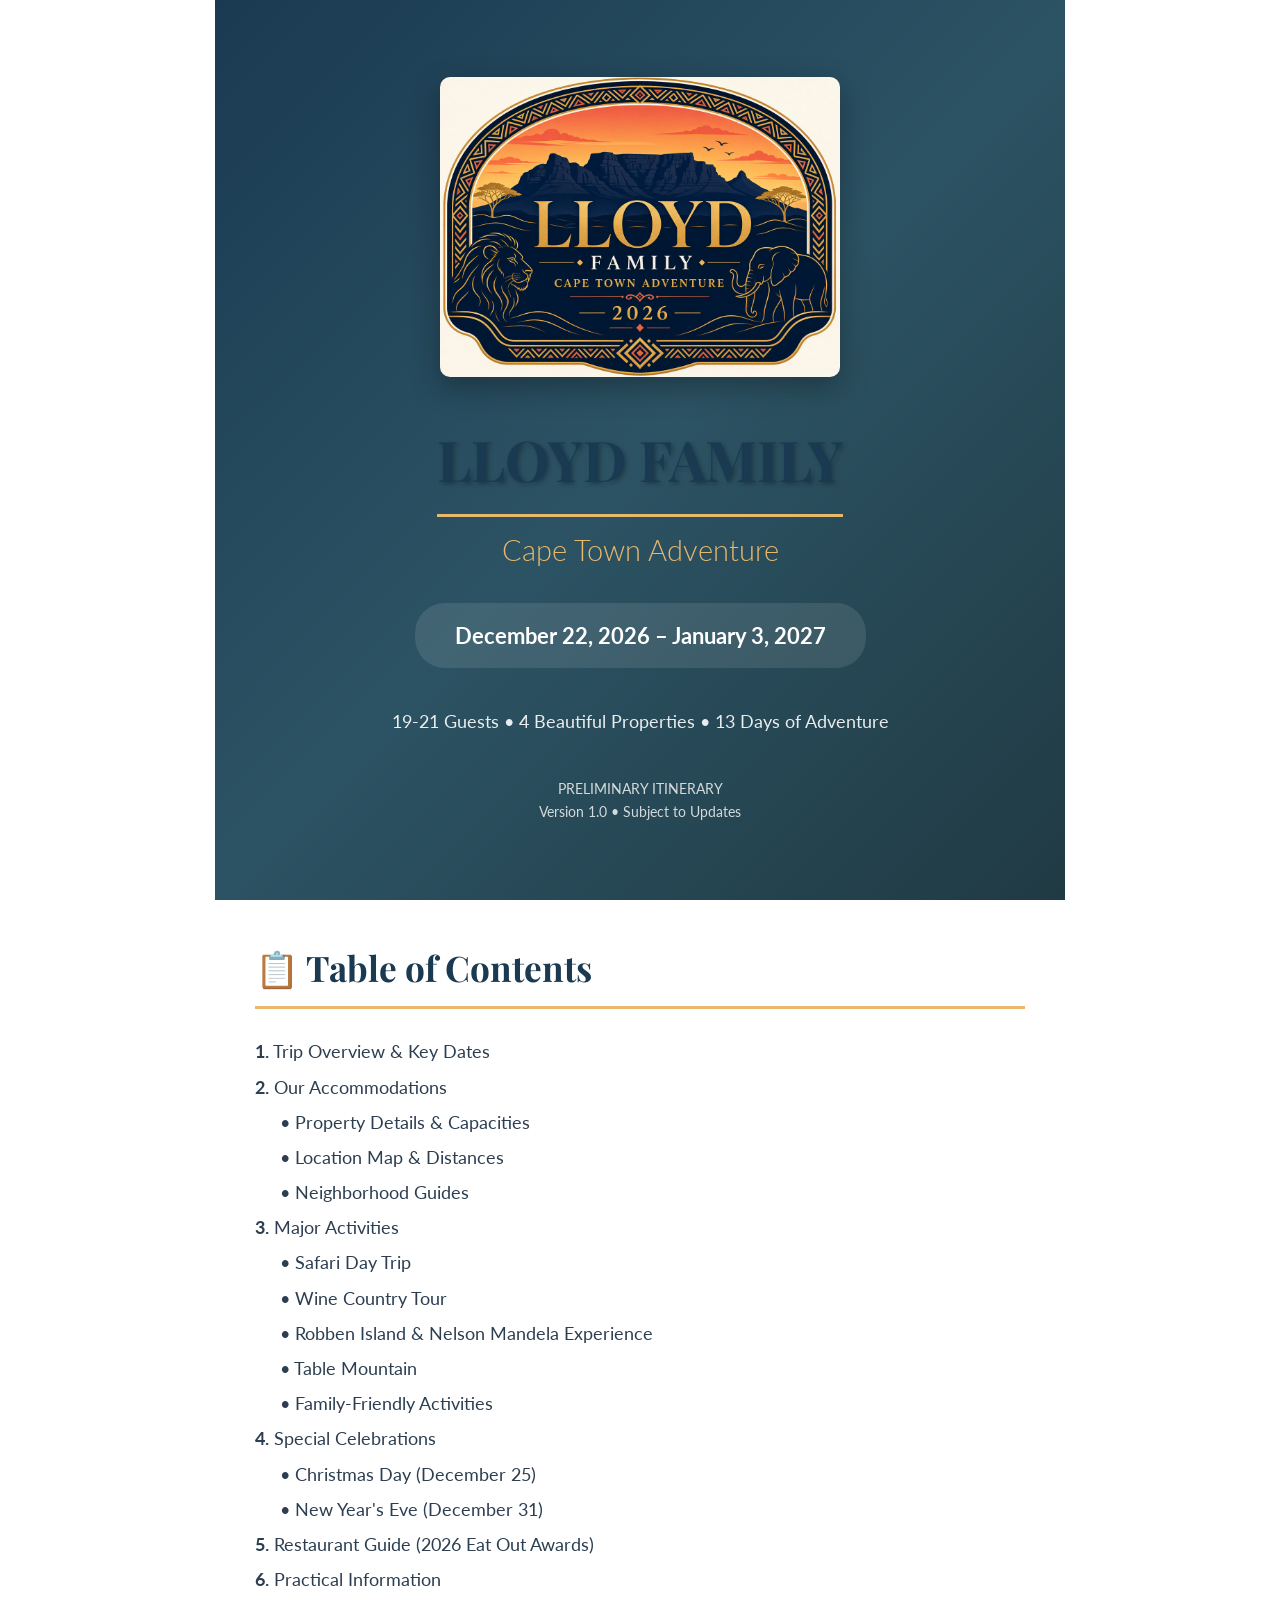
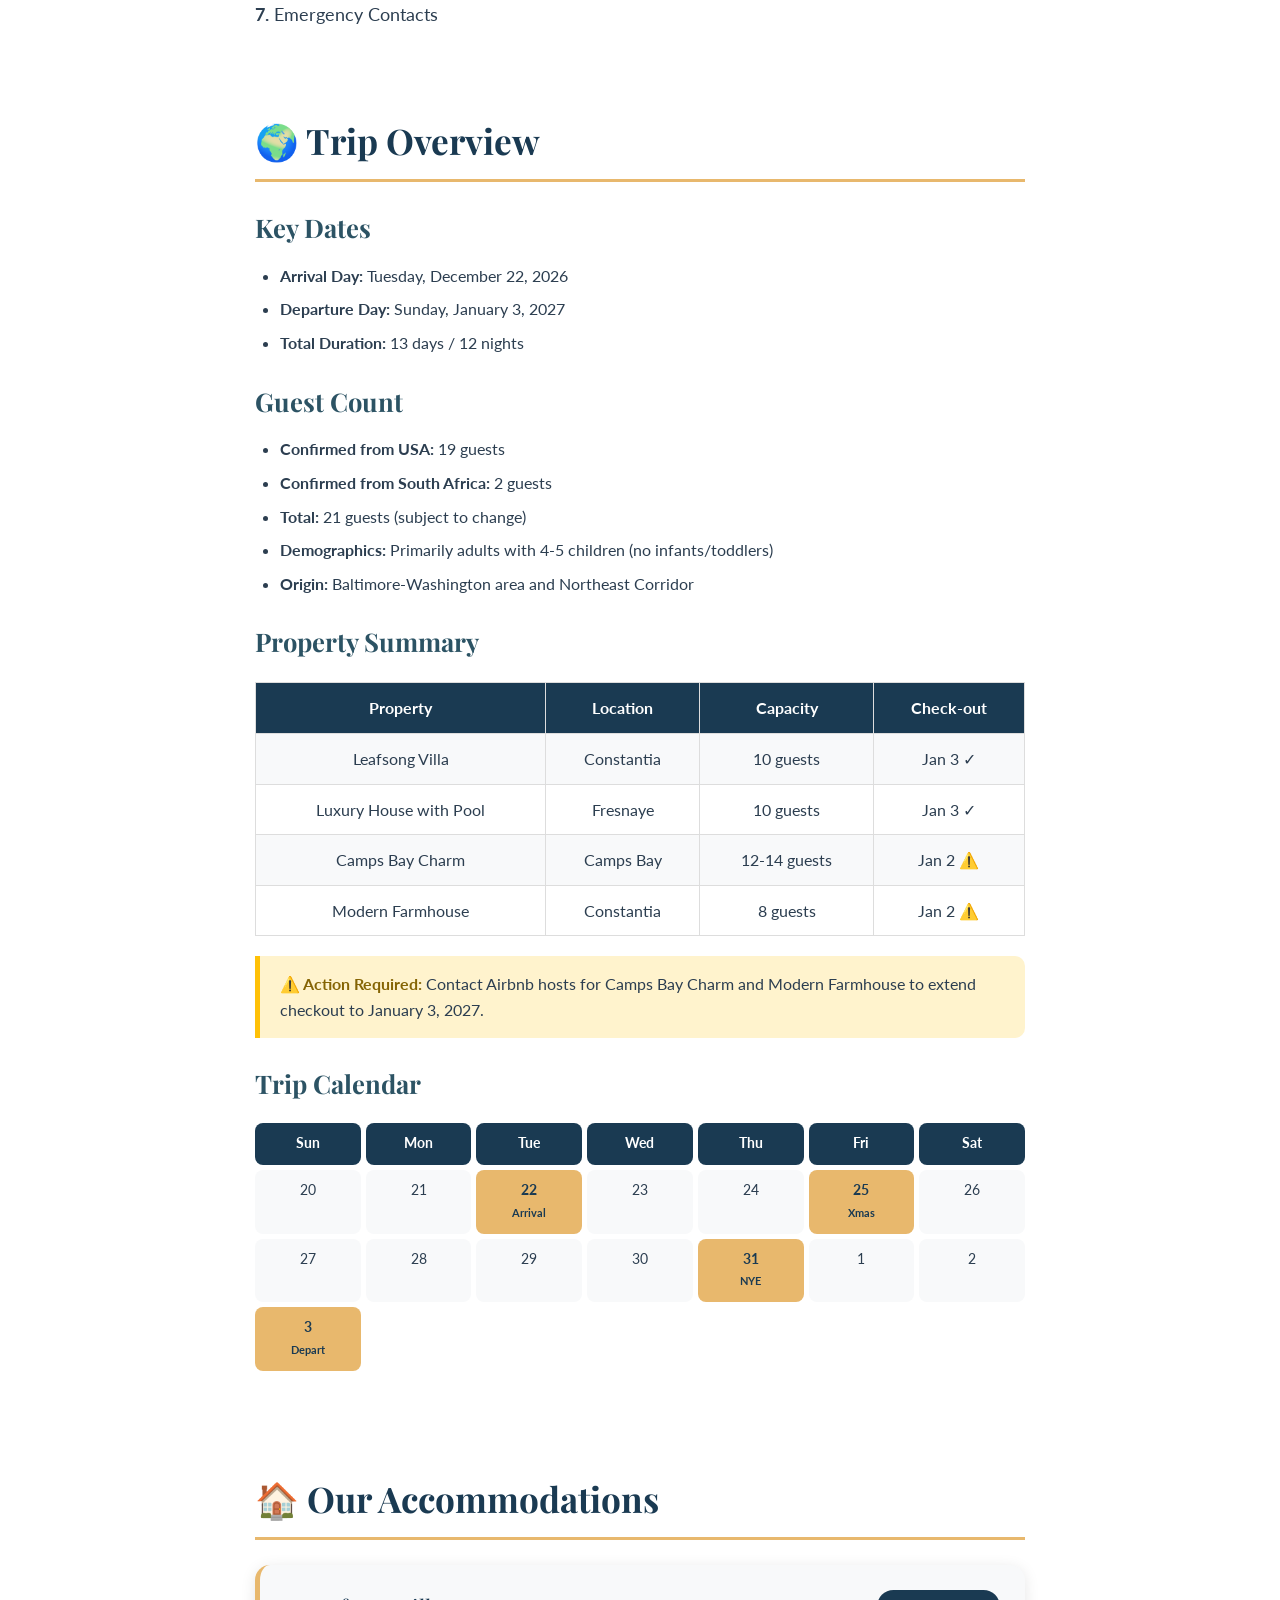
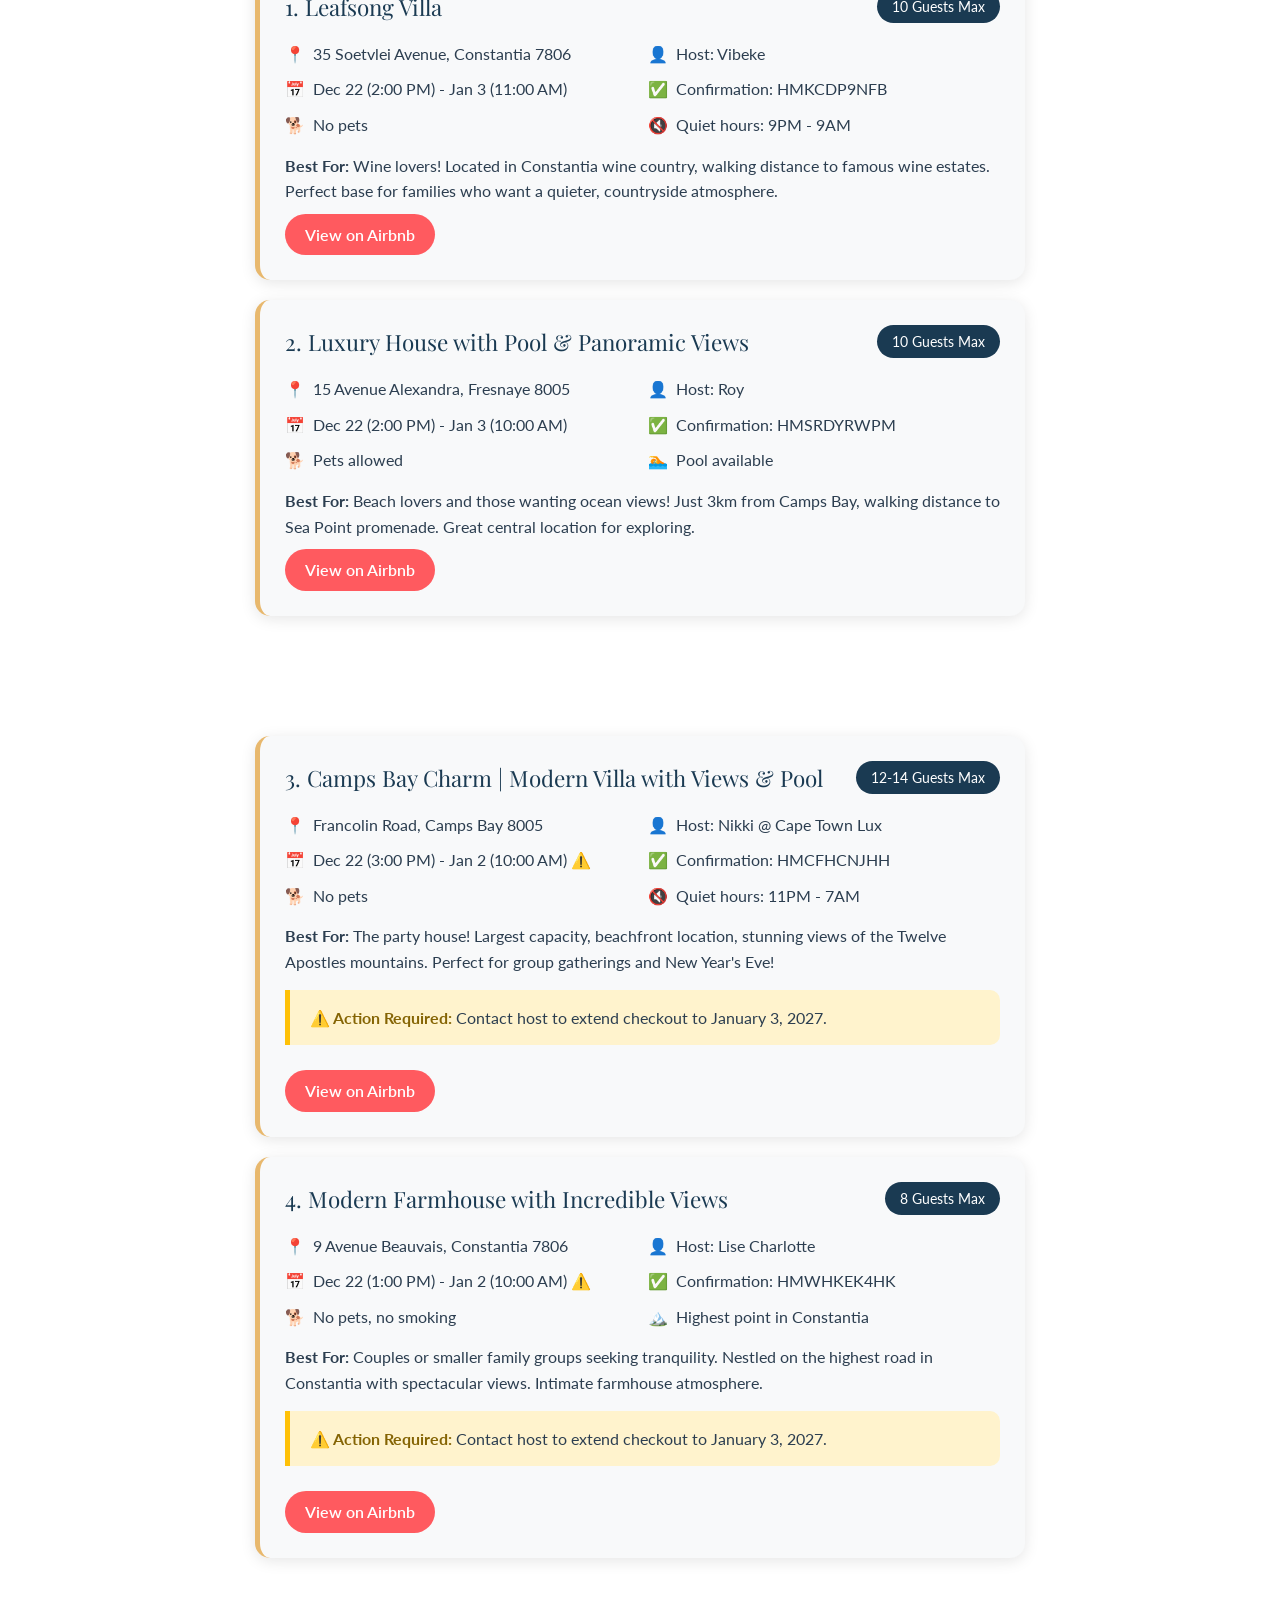
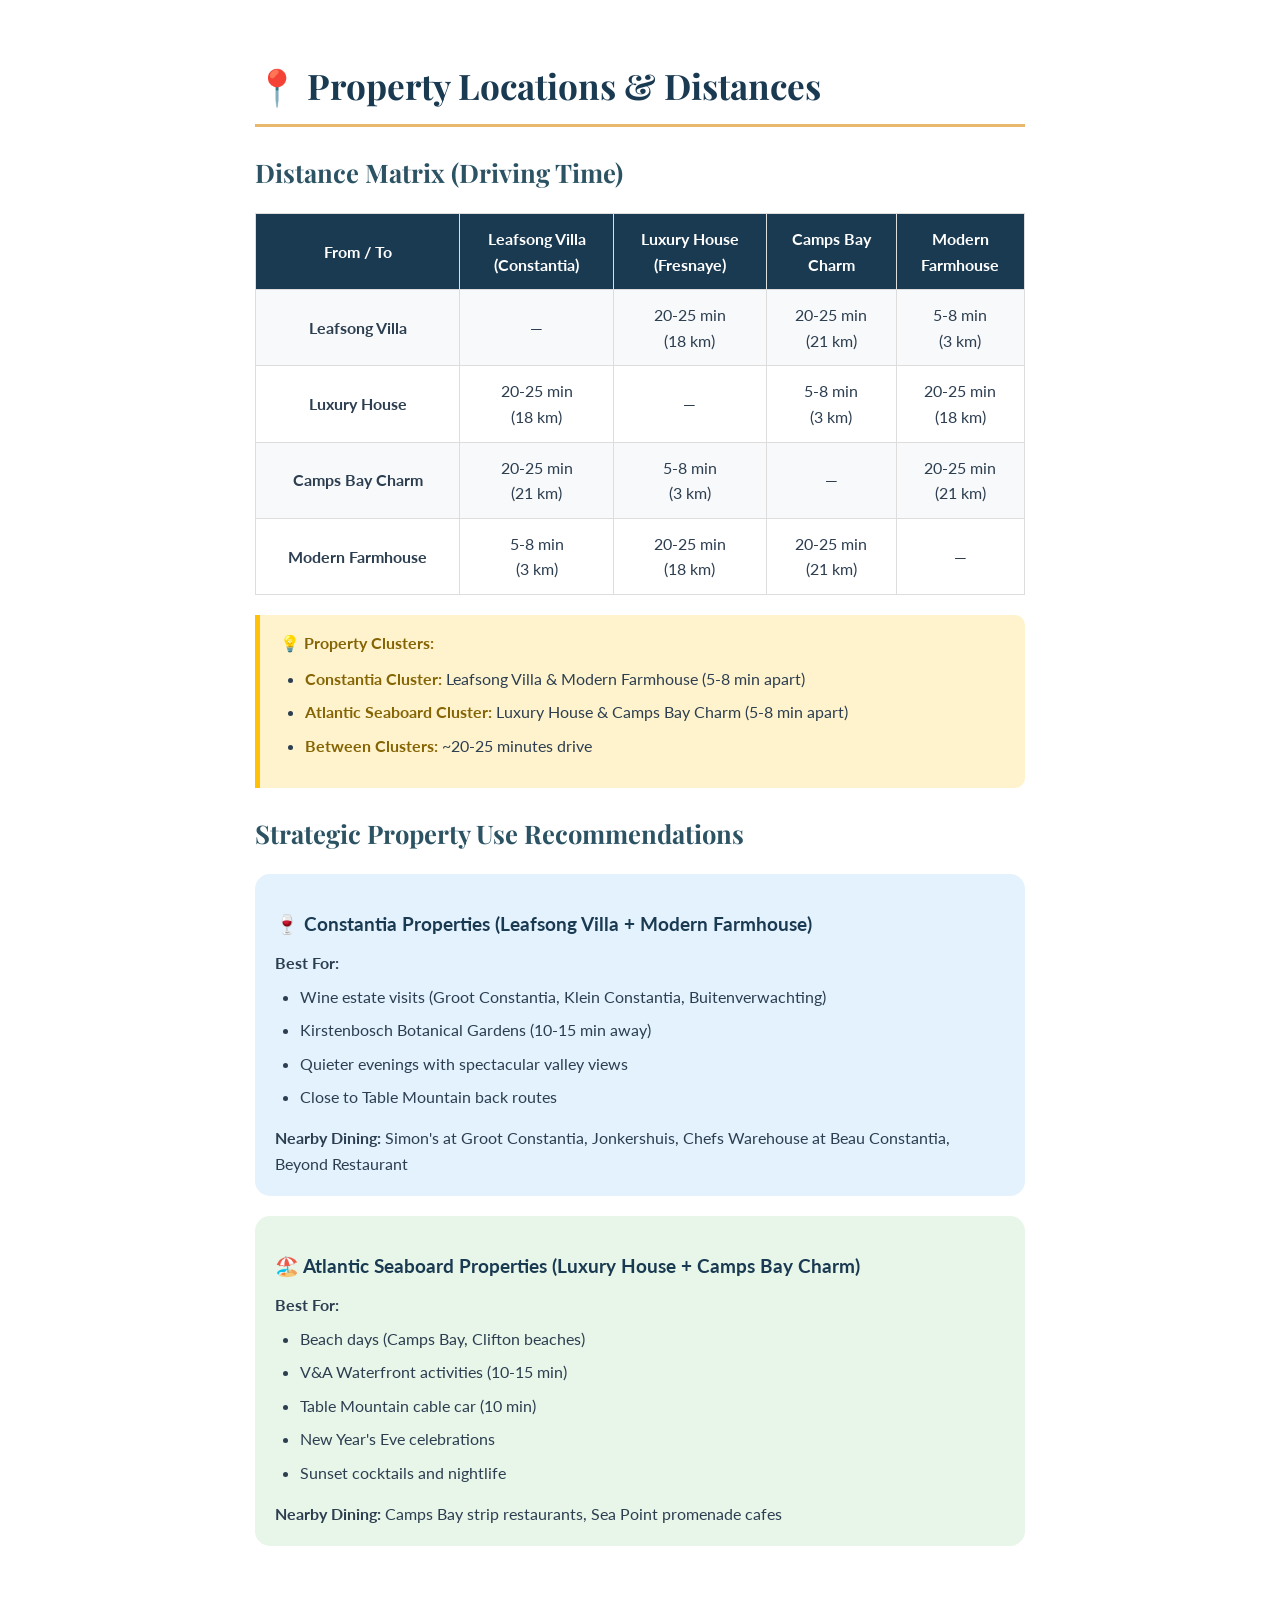
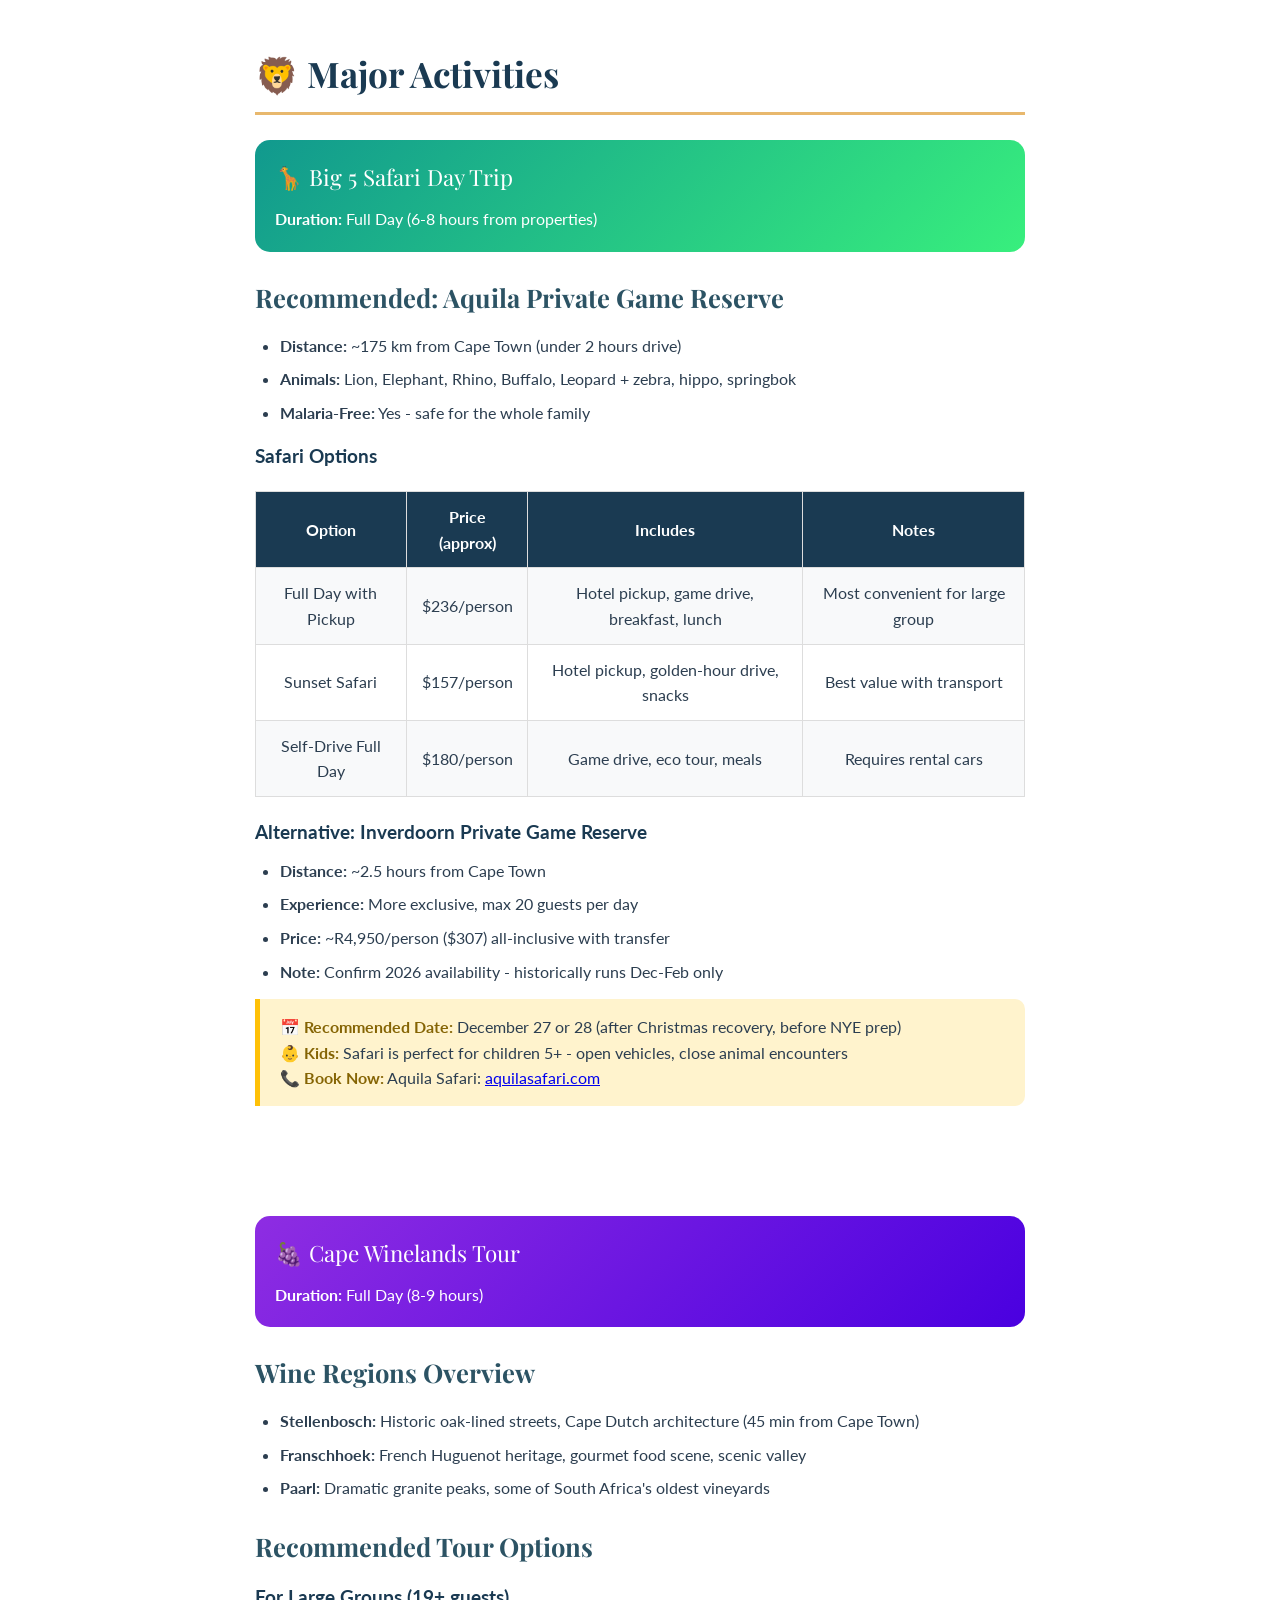
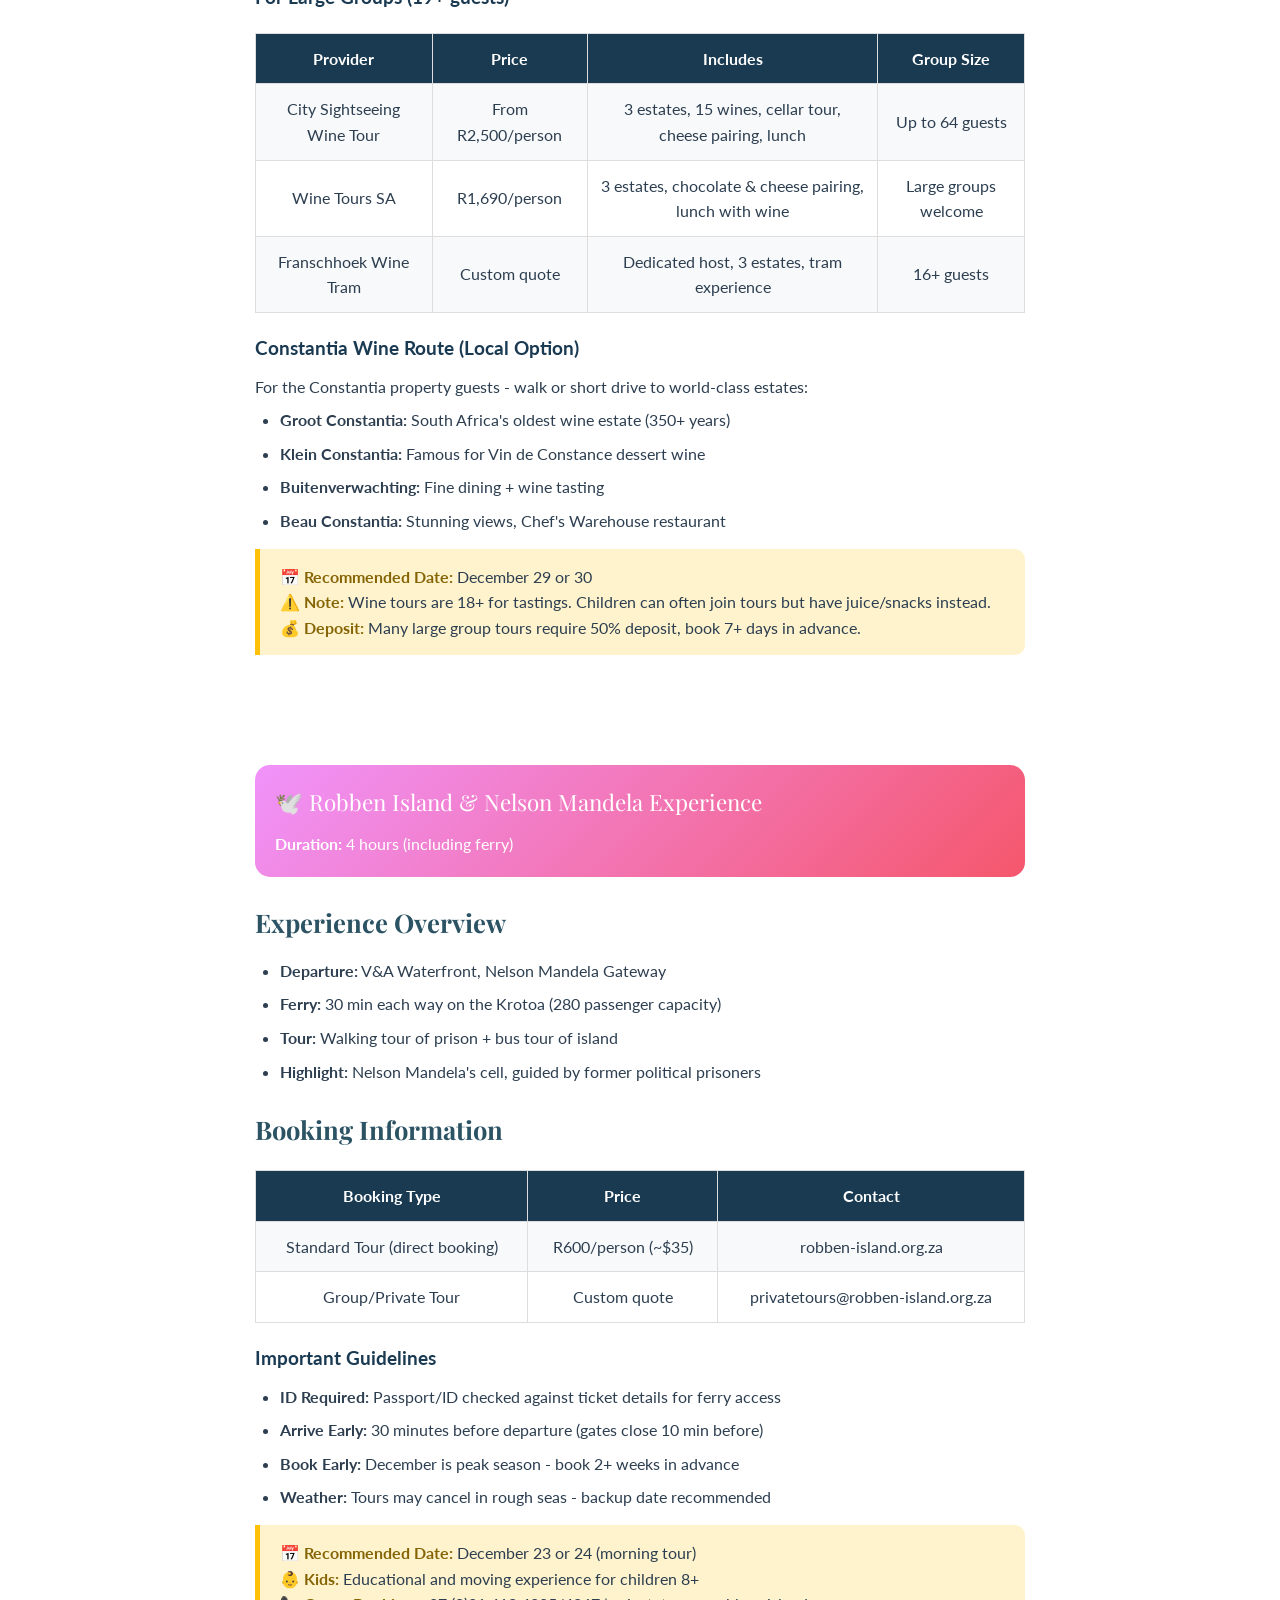
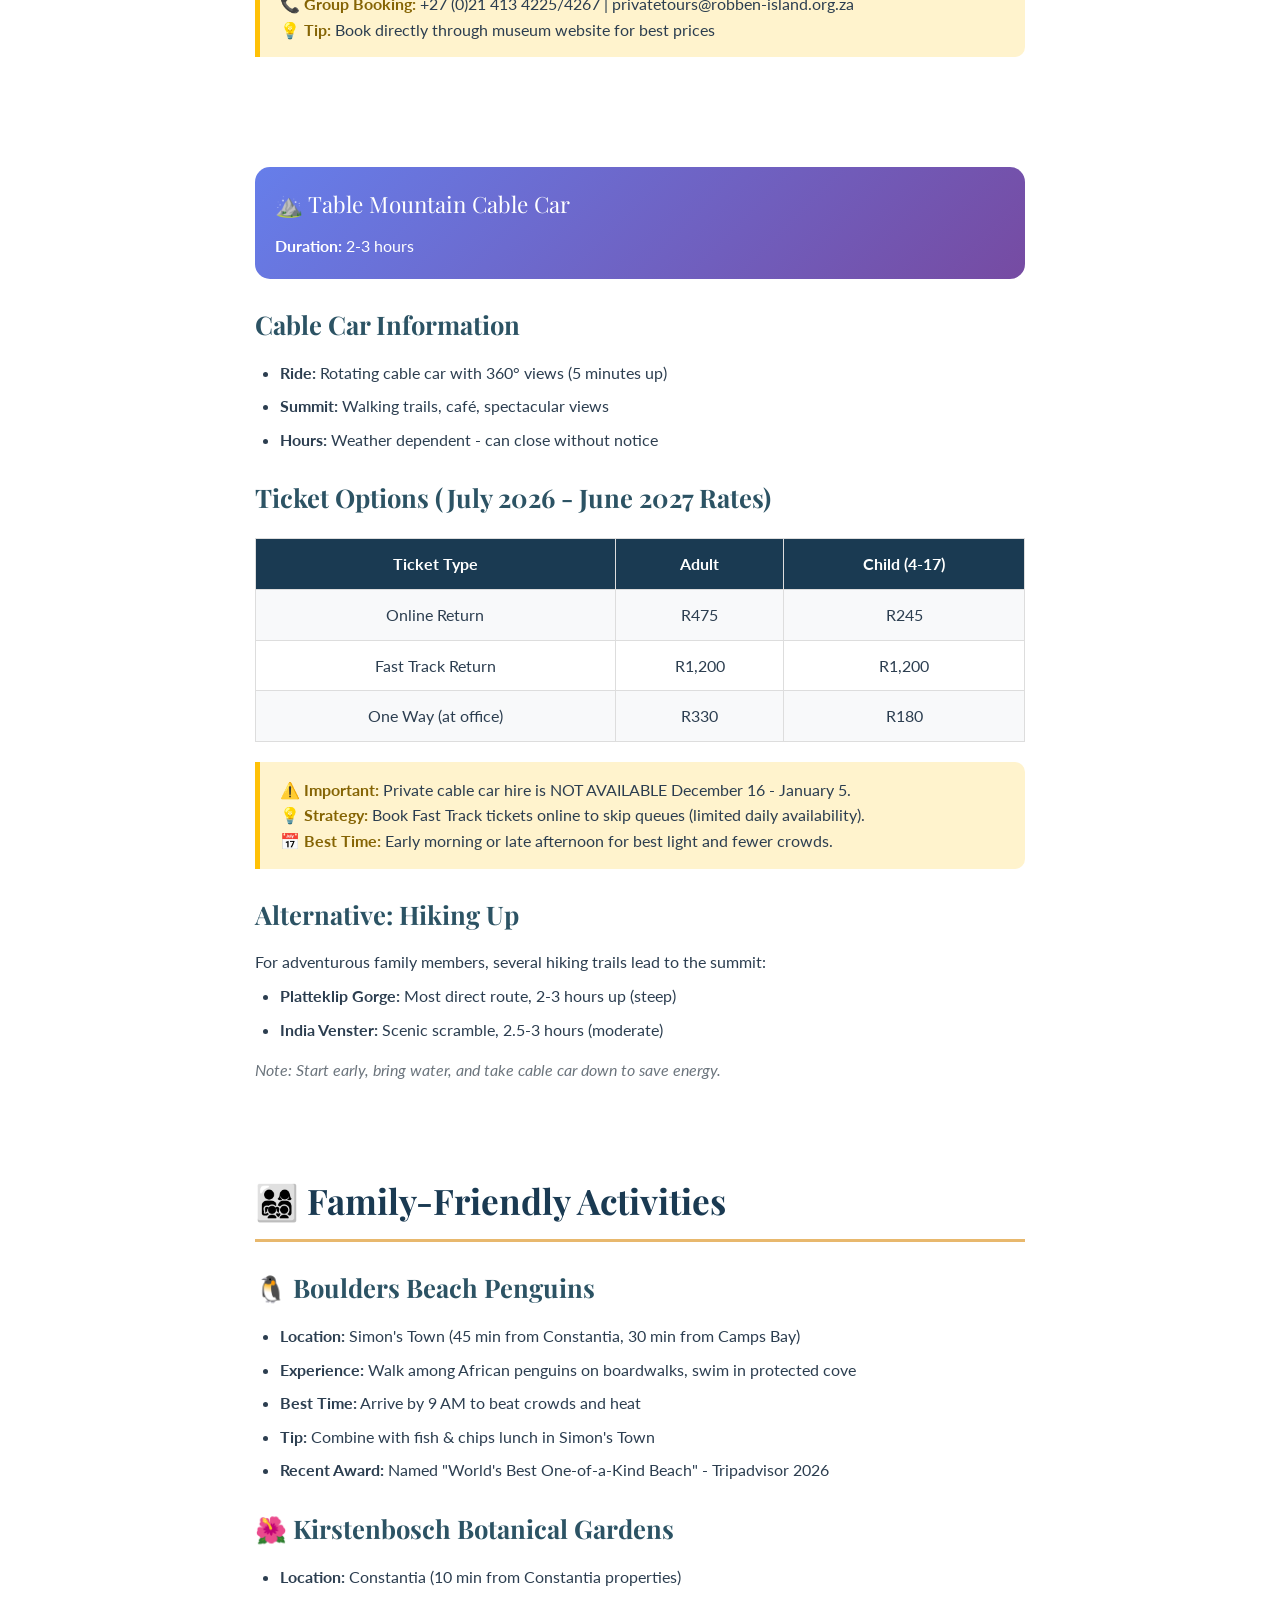
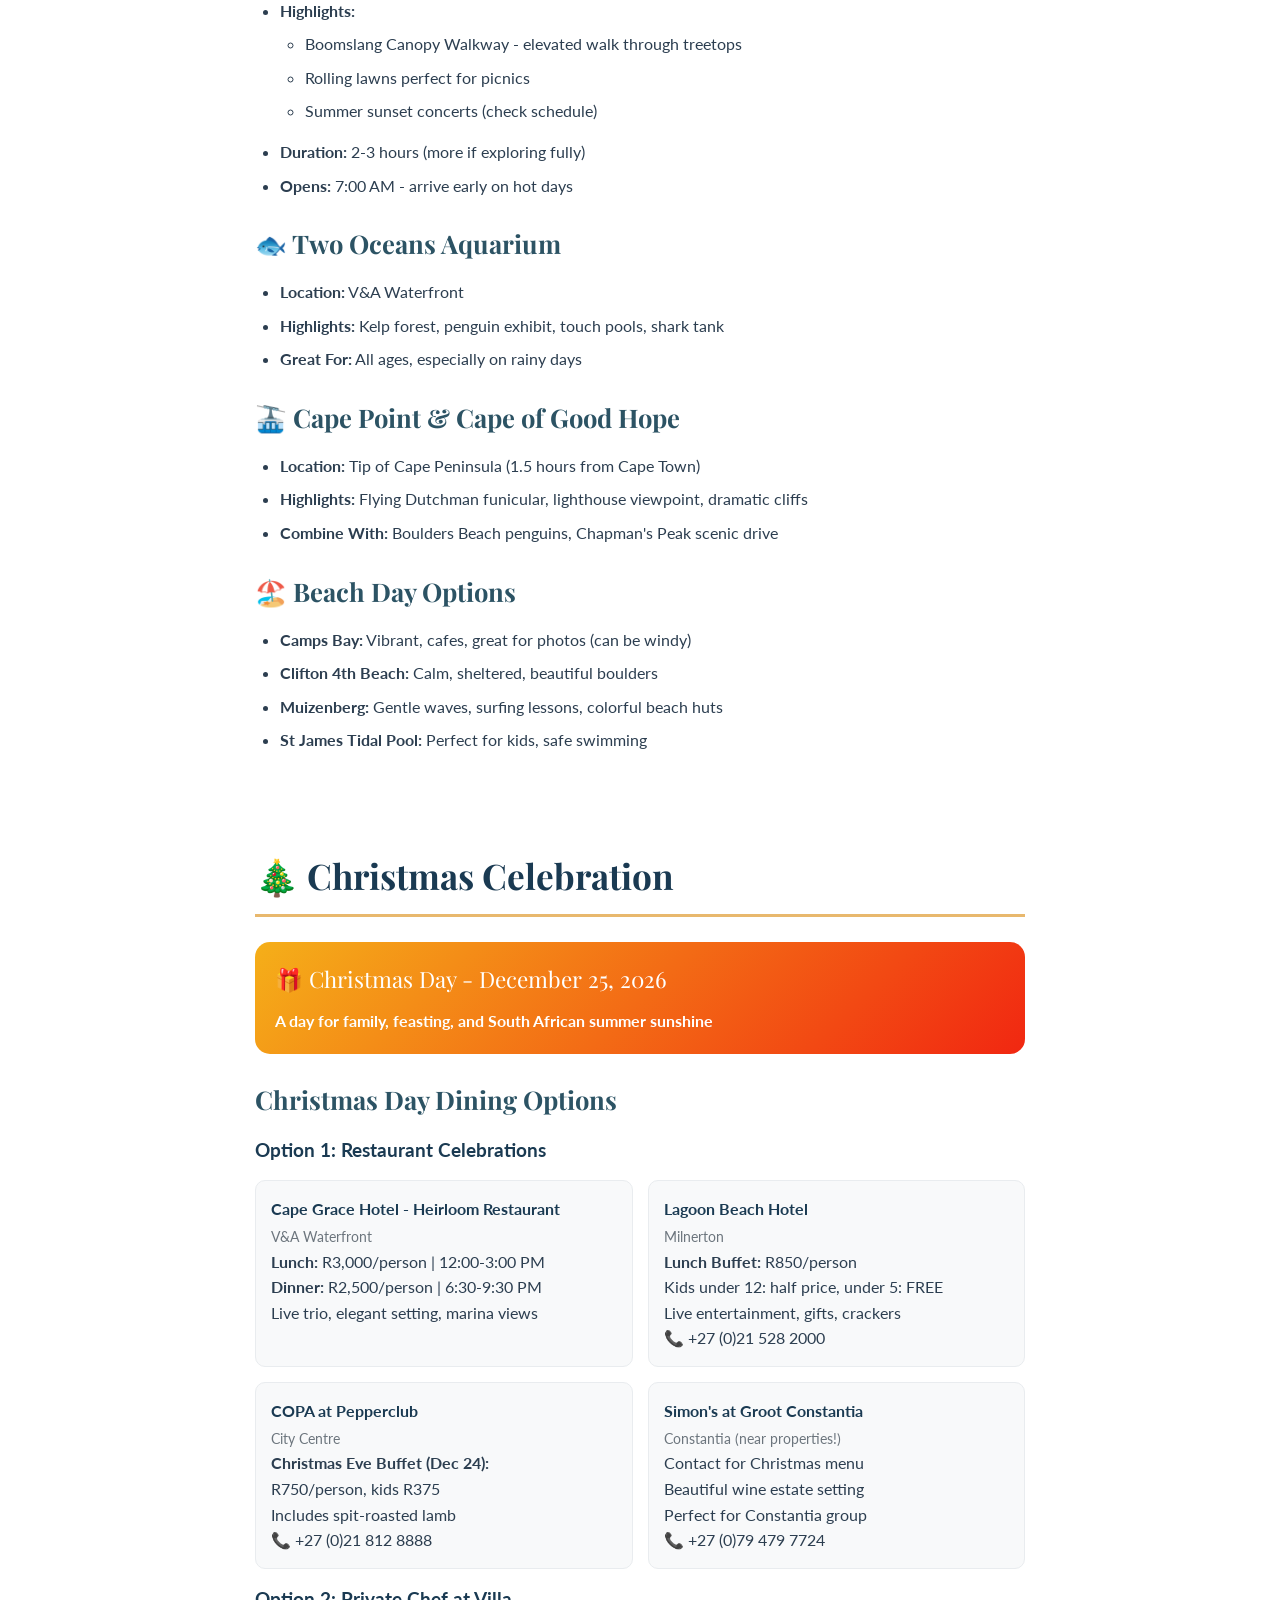
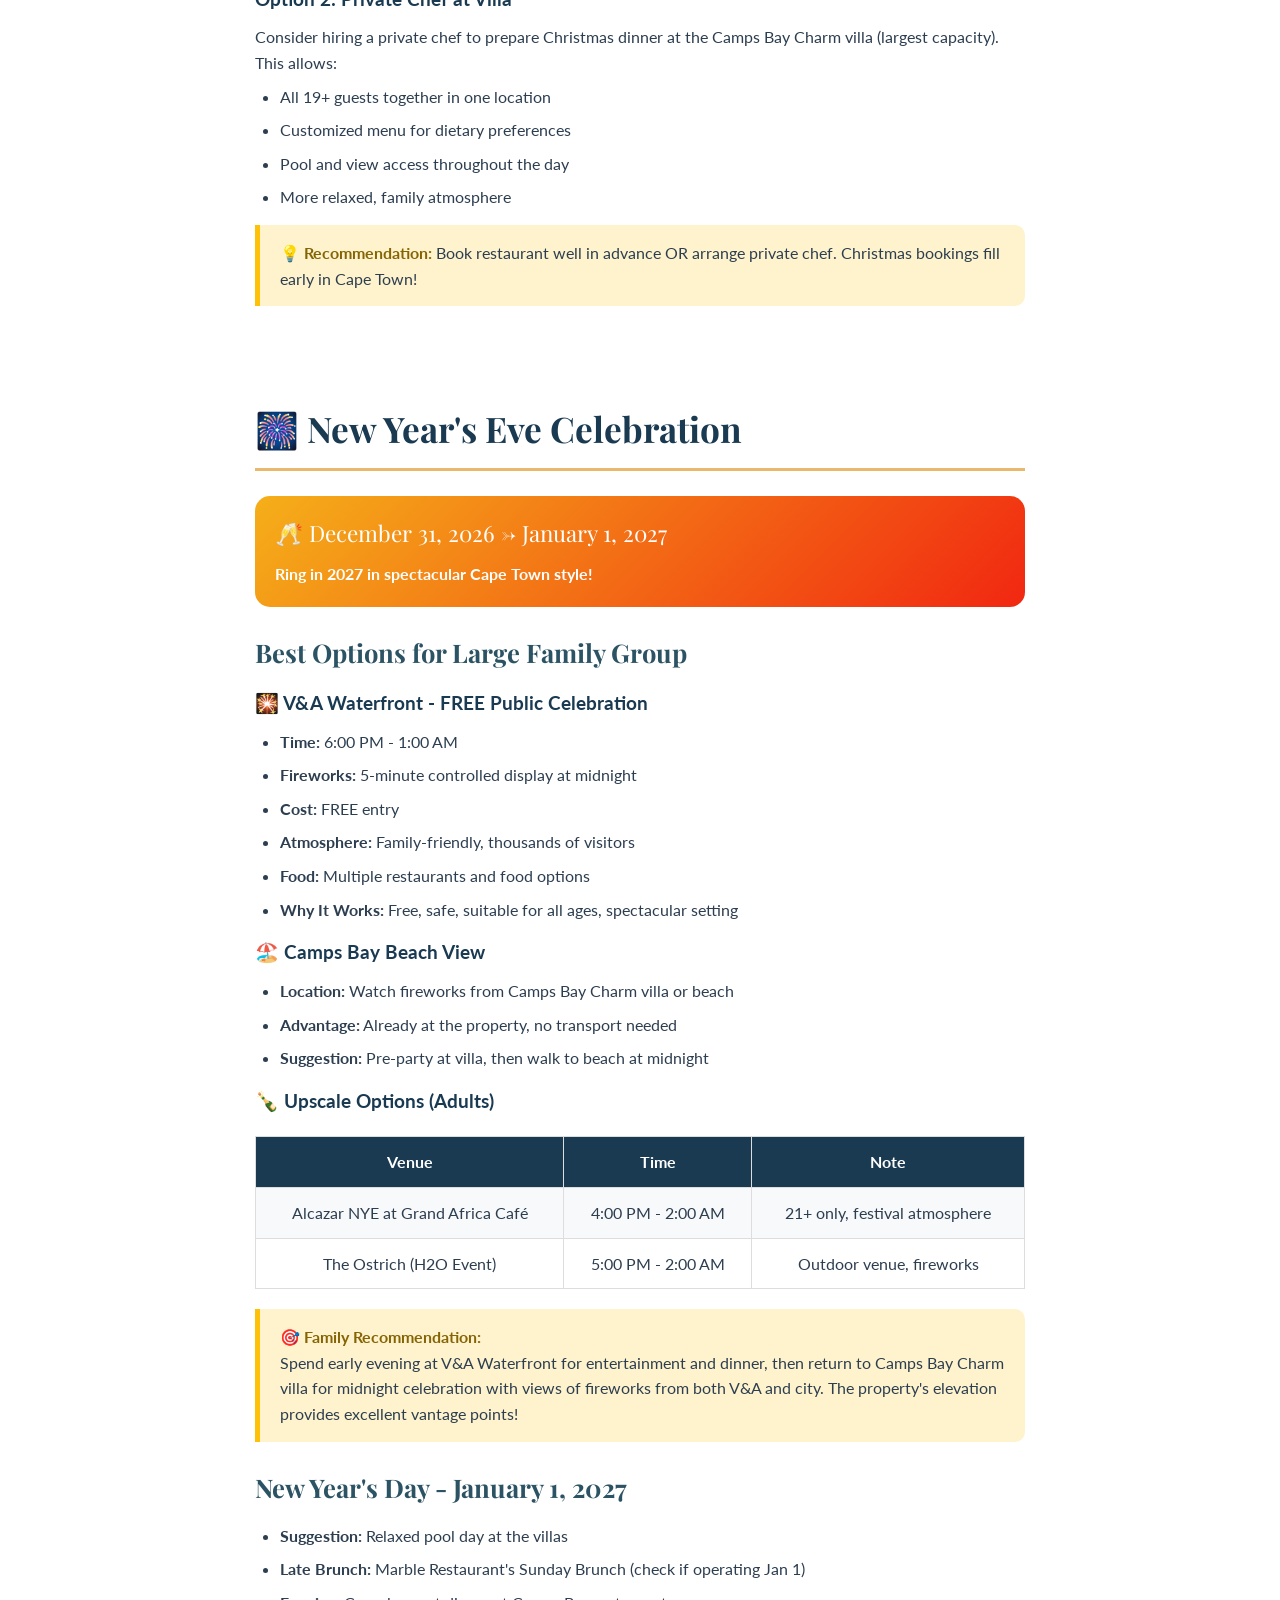
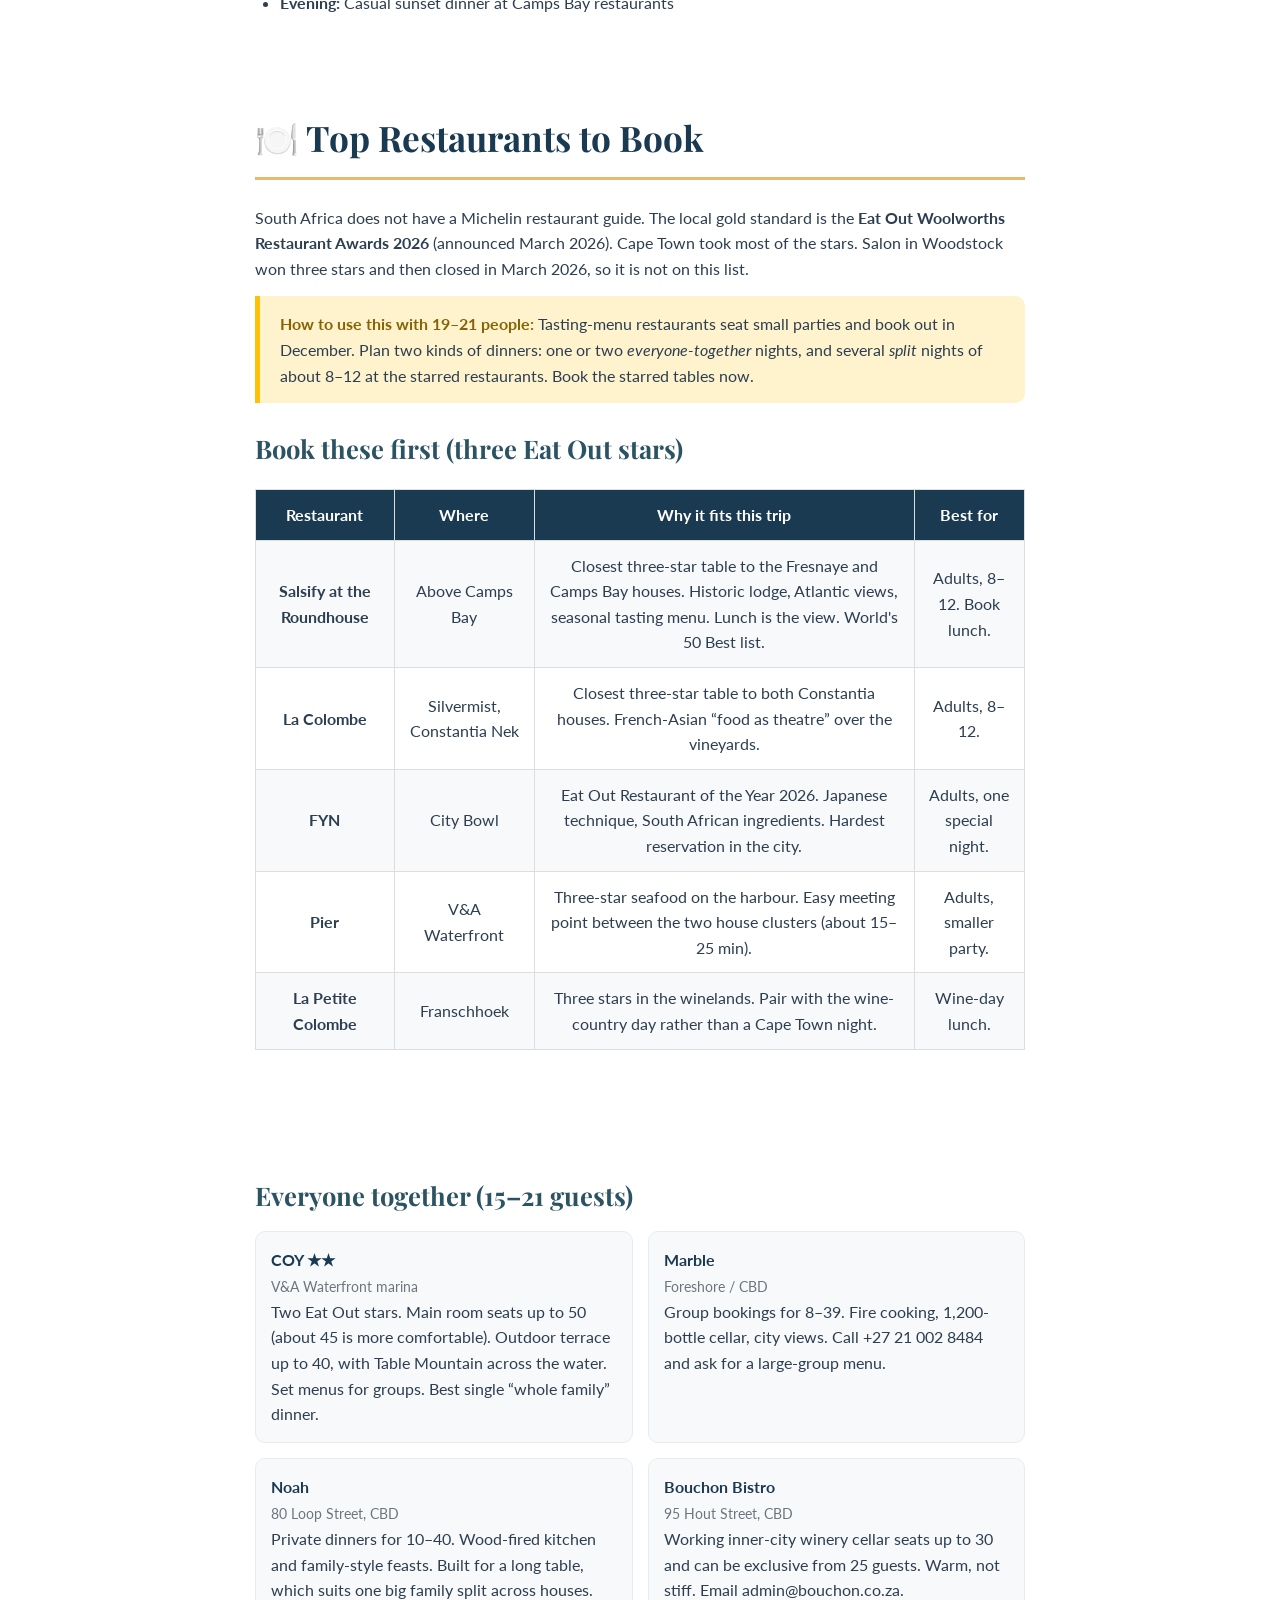
<file: lloyd-family-cape-town-trip-2026/documents/lloyd-family-cape-town-itinerary.html>
<!DOCTYPE html>
<html lang="en">
<head>
    <meta charset="UTF-8">
    <meta name="viewport" content="width=device-width, initial-scale=1.0">
    <title>Lloyd Family Cape Town Adventure 2026-2027</title>
    <style>
        @import url('https://fonts.googleapis.com/css2?family=Playfair+Display:wght@400;700&family=Lato:wght@300;400;700&display=swap');
        
        * {
            margin: 0;
            padding: 0;
            box-sizing: border-box;
        }
        
        body {
            font-family: 'Lato', sans-serif;
            line-height: 1.6;
            color: #2c3e50;
            background: #fff;
        }
        
        .page {
            max-width: 850px;
            margin: 0 auto;
            padding: 40px;
            page-break-after: always;
        }
        
        .cover-page {
            min-height: 100vh;
            display: flex;
            flex-direction: column;
            justify-content: center;
            align-items: center;
            text-align: center;
            background: linear-gradient(135deg, #1a3a52 0%, #2c5364 50%, #203a43 100%);
            color: white;
            padding: 60px;
        }
        
        .logo-container {
            margin-bottom: 30px;
        }
        
        .logo-container img {
            max-width: 400px;
            border-radius: 10px;
            box-shadow: 0 10px 30px rgba(0,0,0,0.3);
        }
        
        .cover-title {
            font-family: 'Playfair Display', serif;
            font-size: 3.5rem;
            margin-bottom: 10px;
            text-shadow: 2px 2px 4px rgba(0,0,0,0.3);
        }
        
        .cover-subtitle {
            font-size: 1.8rem;
            font-weight: 300;
            margin-bottom: 30px;
            color: #e8b86d;
        }
        
        .cover-dates {
            font-size: 1.4rem;
            padding: 15px 40px;
            background: rgba(255,255,255,0.1);
            border-radius: 30px;
            margin-bottom: 40px;
        }
        
        .cover-guests {
            font-size: 1.1rem;
            opacity: 0.9;
        }
        
        h1 {
            font-family: 'Playfair Display', serif;
            color: #1a3a52;
            font-size: 2.2rem;
            border-bottom: 3px solid #e8b86d;
            padding-bottom: 10px;
            margin-bottom: 25px;
        }
        
        h2 {
            font-family: 'Playfair Display', serif;
            color: #2c5364;
            font-size: 1.6rem;
            margin: 25px 0 15px;
        }
        
        h3 {
            color: #1a3a52;
            font-size: 1.2rem;
            margin: 15px 0 10px;
        }
        
        .property-card {
            background: #f8f9fa;
            border-radius: 15px;
            padding: 25px;
            margin: 20px 0;
            border-left: 5px solid #e8b86d;
            box-shadow: 0 3px 15px rgba(0,0,0,0.1);
        }
        
        .property-header {
            display: flex;
            justify-content: space-between;
            align-items: flex-start;
            margin-bottom: 15px;
        }
        
        .property-name {
            font-family: 'Playfair Display', serif;
            font-size: 1.4rem;
            color: #1a3a52;
        }
        
        .property-capacity {
            background: #1a3a52;
            color: white;
            padding: 5px 15px;
            border-radius: 20px;
            font-size: 0.9rem;
        }
        
        .property-details {
            display: grid;
            grid-template-columns: repeat(2, 1fr);
            gap: 10px;
            margin: 15px 0;
        }
        
        .detail-item {
            display: flex;
            align-items: center;
            gap: 8px;
        }
        
        .detail-icon {
            width: 20px;
            text-align: center;
        }
        
        .airbnb-link {
            display: inline-block;
            background: #FF5A5F;
            color: white;
            padding: 8px 20px;
            border-radius: 25px;
            text-decoration: none;
            font-weight: 600;
            margin-top: 10px;
        }
        
        .distance-matrix {
            width: 100%;
            border-collapse: collapse;
            margin: 20px 0;
        }
        
        .distance-matrix th,
        .distance-matrix td {
            border: 1px solid #ddd;
            padding: 12px;
            text-align: center;
        }
        
        .distance-matrix th {
            background: #1a3a52;
            color: white;
        }
        
        .distance-matrix tr:nth-child(even) {
            background: #f8f9fa;
        }
        
        .activity-card {
            background: linear-gradient(135deg, #667eea 0%, #764ba2 100%);
            color: white;
            border-radius: 15px;
            padding: 20px;
            margin: 15px 0;
        }
        
        .activity-card.safari {
            background: linear-gradient(135deg, #11998e 0%, #38ef7d 100%);
        }
        
        .activity-card.wine {
            background: linear-gradient(135deg, #8E2DE2 0%, #4A00E0 100%);
        }
        
        .activity-card.history {
            background: linear-gradient(135deg, #f093fb 0%, #f5576c 100%);
        }
        
        .activity-card.celebration {
            background: linear-gradient(135deg, #f5af19 0%, #f12711 100%);
        }
        
        .activity-title {
            font-family: 'Playfair Display', serif;
            font-size: 1.4rem;
            margin-bottom: 10px;
        }
        
        .tip-box {
            background: #fff3cd;
            border-left: 5px solid #ffc107;
            padding: 15px 20px;
            margin: 15px 0;
            border-radius: 0 10px 10px 0;
        }
        
        .tip-box strong {
            color: #856404;
        }
        
        .restaurant-grid {
            display: grid;
            grid-template-columns: repeat(2, 1fr);
            gap: 15px;
            margin: 15px 0;
        }
        
        .restaurant-item {
            background: #f8f9fa;
            padding: 15px;
            border-radius: 10px;
            border: 1px solid #e9ecef;
        }
        
        .restaurant-name {
            font-weight: 700;
            color: #1a3a52;
            margin-bottom: 5px;
        }
        
        .restaurant-location {
            font-size: 0.85rem;
            color: #6c757d;
        }
        
        .calendar-grid {
            display: grid;
            grid-template-columns: repeat(7, 1fr);
            gap: 5px;
            margin: 20px 0;
        }
        
        .calendar-day {
            padding: 10px;
            text-align: center;
            background: #f8f9fa;
            border-radius: 8px;
            font-size: 0.85rem;
        }
        
        .calendar-header {
            background: #1a3a52;
            color: white;
            font-weight: 700;
        }
        
        .calendar-day.highlight {
            background: #e8b86d;
            color: #1a3a52;
            font-weight: 700;
        }
        
        .neighborhood-section {
            background: #e3f2fd;
            padding: 20px;
            border-radius: 15px;
            margin: 20px 0;
        }
        
        .contact-grid {
            display: grid;
            grid-template-columns: repeat(2, 1fr);
            gap: 20px;
            margin: 20px 0;
        }
        
        .contact-card {
            background: white;
            padding: 20px;
            border-radius: 10px;
            box-shadow: 0 2px 10px rgba(0,0,0,0.1);
        }
        
        ul {
            margin-left: 25px;
            margin-bottom: 15px;
        }
        
        li {
            margin: 8px 0;
        }
        
        .note {
            font-style: italic;
            color: #6c757d;
            margin: 10px 0;
        }
        
        .highlight-text {
            color: #e8b86d;
            font-weight: 700;
        }
        
        .footer {
            text-align: center;
            padding: 30px;
            background: #1a3a52;
            color: white;
            margin-top: 40px;
        }
        
        @media print {
            .page {
                page-break-after: always;
            }
            .cover-page {
                min-height: 100vh;
            }
        }
    </style>
</head>
<body>

<!-- COVER PAGE -->
<div class="cover-page page">
    <div class="logo-container">
        <img src="../images/lloyd-family-logo.jpg" alt="Lloyd Family Cape Town Adventure">
    </div>
    <h1 class="cover-title">LLOYD FAMILY</h1>
    <p class="cover-subtitle">Cape Town Adventure</p>
    <div class="cover-dates">
        <strong>December 22, 2026 – January 3, 2027</strong>
    </div>
    <p class="cover-guests">19-21 Guests • 4 Beautiful Properties • 13 Days of Adventure</p>
    <p style="margin-top: 40px; font-size: 0.9rem; opacity: 0.8;">
        PRELIMINARY ITINERARY<br>
        Version 1.0 • Subject to Updates
    </p>
</div>

<!-- TABLE OF CONTENTS -->
<div class="page">
    <h1>📋 Table of Contents</h1>
    <div style="font-size: 1.1rem; line-height: 2;">
        <p><strong>1.</strong> Trip Overview & Key Dates</p>
        <p><strong>2.</strong> Our Accommodations</p>
        <p style="margin-left: 25px;">• Property Details & Capacities</p>
        <p style="margin-left: 25px;">• Location Map & Distances</p>
        <p style="margin-left: 25px;">• Neighborhood Guides</p>
        <p><strong>3.</strong> Major Activities</p>
        <p style="margin-left: 25px;">• Safari Day Trip</p>
        <p style="margin-left: 25px;">• Wine Country Tour</p>
        <p style="margin-left: 25px;">• Robben Island & Nelson Mandela Experience</p>
        <p style="margin-left: 25px;">• Table Mountain</p>
        <p style="margin-left: 25px;">• Family-Friendly Activities</p>
        <p><strong>4.</strong> Special Celebrations</p>
        <p style="margin-left: 25px;">• Christmas Day (December 25)</p>
        <p style="margin-left: 25px;">• New Year's Eve (December 31)</p>
        <p><strong>5.</strong> Restaurant Guide (2026 Eat Out Awards)</p>
        <p><strong>6.</strong> Practical Information</p>
        <p><strong>7.</strong> Emergency Contacts</p>
    </div>
</div>

<!-- TRIP OVERVIEW -->
<div class="page">
    <h1>🌍 Trip Overview</h1>
    
    <h2>Key Dates</h2>
    <ul>
        <li><strong>Arrival Day:</strong> Tuesday, December 22, 2026</li>
        <li><strong>Departure Day:</strong> Sunday, January 3, 2027</li>
        <li><strong>Total Duration:</strong> 13 days / 12 nights</li>
    </ul>
    
    <h2>Guest Count</h2>
    <ul>
        <li><strong>Confirmed from USA:</strong> 19 guests</li>
        <li><strong>Confirmed from South Africa:</strong> 2 guests</li>
        <li><strong>Total:</strong> 21 guests (subject to change)</li>
        <li><strong>Demographics:</strong> Primarily adults with 4-5 children (no infants/toddlers)</li>
        <li><strong>Origin:</strong> Baltimore-Washington area and Northeast Corridor</li>
    </ul>
    
    <h2>Property Summary</h2>
    <table class="distance-matrix">
        <tr>
            <th>Property</th>
            <th>Location</th>
            <th>Capacity</th>
            <th>Check-out</th>
        </tr>
        <tr>
            <td>Leafsong Villa</td>
            <td>Constantia</td>
            <td>10 guests</td>
            <td>Jan 3 ✓</td>
        </tr>
        <tr>
            <td>Luxury House with Pool</td>
            <td>Fresnaye</td>
            <td>10 guests</td>
            <td>Jan 3 ✓</td>
        </tr>
        <tr>
            <td>Camps Bay Charm</td>
            <td>Camps Bay</td>
            <td>12-14 guests</td>
            <td>Jan 2 ⚠️</td>
        </tr>
        <tr>
            <td>Modern Farmhouse</td>
            <td>Constantia</td>
            <td>8 guests</td>
            <td>Jan 2 ⚠️</td>
        </tr>
    </table>
    
    <div class="tip-box">
        <strong>⚠️ Action Required:</strong> Contact Airbnb hosts for Camps Bay Charm and Modern Farmhouse to extend checkout to January 3, 2027.
    </div>
    
    <h2>Trip Calendar</h2>
    <div class="calendar-grid">
        <div class="calendar-day calendar-header">Sun</div>
        <div class="calendar-day calendar-header">Mon</div>
        <div class="calendar-day calendar-header">Tue</div>
        <div class="calendar-day calendar-header">Wed</div>
        <div class="calendar-day calendar-header">Thu</div>
        <div class="calendar-day calendar-header">Fri</div>
        <div class="calendar-day calendar-header">Sat</div>
        
        <div class="calendar-day">20</div>
        <div class="calendar-day">21</div>
        <div class="calendar-day highlight">22<br><small>Arrival</small></div>
        <div class="calendar-day">23</div>
        <div class="calendar-day">24</div>
        <div class="calendar-day highlight">25<br><small>Xmas</small></div>
        <div class="calendar-day">26</div>
        
        <div class="calendar-day">27</div>
        <div class="calendar-day">28</div>
        <div class="calendar-day">29</div>
        <div class="calendar-day">30</div>
        <div class="calendar-day highlight">31<br><small>NYE</small></div>
        <div class="calendar-day">1</div>
        <div class="calendar-day">2</div>
        
        <div class="calendar-day highlight">3<br><small>Depart</small></div>
    </div>
</div>

<!-- PROPERTY 1: LEAFSONG VILLA -->
<div class="page">
    <h1>🏠 Our Accommodations</h1>
    
    <div class="property-card">
        <div class="property-header">
            <div class="property-name">1. Leafsong Villa</div>
            <div class="property-capacity">10 Guests Max</div>
        </div>
        
        <div class="property-details">
            <div class="detail-item">
                <span class="detail-icon">📍</span>
                <span>35 Soetvlei Avenue, Constantia 7806</span>
            </div>
            <div class="detail-item">
                <span class="detail-icon">👤</span>
                <span>Host: Vibeke</span>
            </div>
            <div class="detail-item">
                <span class="detail-icon">📅</span>
                <span>Dec 22 (2:00 PM) - Jan 3 (11:00 AM)</span>
            </div>
            <div class="detail-item">
                <span class="detail-icon">✅</span>
                <span>Confirmation: HMKCDP9NFB</span>
            </div>
            <div class="detail-item">
                <span class="detail-icon">🐕</span>
                <span>No pets</span>
            </div>
            <div class="detail-item">
                <span class="detail-icon">🔇</span>
                <span>Quiet hours: 9PM - 9AM</span>
            </div>
        </div>
        
        <p><strong>Best For:</strong> Wine lovers! Located in Constantia wine country, walking distance to famous wine estates. Perfect base for families who want a quieter, countryside atmosphere.</p>
        
        <a href="https://www.airbnb.com/trips/v1/HMKCDP9NFB" class="airbnb-link" target="_blank">View on Airbnb</a>
    </div>
    
    <div class="property-card">
        <div class="property-header">
            <div class="property-name">2. Luxury House with Pool & Panoramic Views</div>
            <div class="property-capacity">10 Guests Max</div>
        </div>
        
        <div class="property-details">
            <div class="detail-item">
                <span class="detail-icon">📍</span>
                <span>15 Avenue Alexandra, Fresnaye 8005</span>
            </div>
            <div class="detail-item">
                <span class="detail-icon">👤</span>
                <span>Host: Roy</span>
            </div>
            <div class="detail-item">
                <span class="detail-icon">📅</span>
                <span>Dec 22 (2:00 PM) - Jan 3 (10:00 AM)</span>
            </div>
            <div class="detail-item">
                <span class="detail-icon">✅</span>
                <span>Confirmation: HMSRDYRWPM</span>
            </div>
            <div class="detail-item">
                <span class="detail-icon">🐕</span>
                <span>Pets allowed</span>
            </div>
            <div class="detail-item">
                <span class="detail-icon">🏊</span>
                <span>Pool available</span>
            </div>
        </div>
        
        <p><strong>Best For:</strong> Beach lovers and those wanting ocean views! Just 3km from Camps Bay, walking distance to Sea Point promenade. Great central location for exploring.</p>
        
        <a href="https://www.airbnb.com/trips/v1/HMSRDYRWPM" class="airbnb-link" target="_blank">View on Airbnb</a>
    </div>
</div>

<!-- PROPERTIES 3-4 -->
<div class="page">
    <div class="property-card">
        <div class="property-header">
            <div class="property-name">3. Camps Bay Charm | Modern Villa with Views & Pool</div>
            <div class="property-capacity">12-14 Guests Max</div>
        </div>
        
        <div class="property-details">
            <div class="detail-item">
                <span class="detail-icon">📍</span>
                <span>Francolin Road, Camps Bay 8005</span>
            </div>
            <div class="detail-item">
                <span class="detail-icon">👤</span>
                <span>Host: Nikki @ Cape Town Lux</span>
            </div>
            <div class="detail-item">
                <span class="detail-icon">📅</span>
                <span>Dec 22 (3:00 PM) - Jan 2 (10:00 AM) ⚠️</span>
            </div>
            <div class="detail-item">
                <span class="detail-icon">✅</span>
                <span>Confirmation: HMCFHCNJHH</span>
            </div>
            <div class="detail-item">
                <span class="detail-icon">🐕</span>
                <span>No pets</span>
            </div>
            <div class="detail-item">
                <span class="detail-icon">🔇</span>
                <span>Quiet hours: 11PM - 7AM</span>
            </div>
        </div>
        
        <p><strong>Best For:</strong> The party house! Largest capacity, beachfront location, stunning views of the Twelve Apostles mountains. Perfect for group gatherings and New Year's Eve!</p>
        
        <div class="tip-box">
            <strong>⚠️ Action Required:</strong> Contact host to extend checkout to January 3, 2027.
        </div>
        
        <a href="https://www.airbnb.com/trips/v1/HMCFHCNJHH" class="airbnb-link" target="_blank">View on Airbnb</a>
    </div>
    
    <div class="property-card">
        <div class="property-header">
            <div class="property-name">4. Modern Farmhouse with Incredible Views</div>
            <div class="property-capacity">8 Guests Max</div>
        </div>
        
        <div class="property-details">
            <div class="detail-item">
                <span class="detail-icon">📍</span>
                <span>9 Avenue Beauvais, Constantia 7806</span>
            </div>
            <div class="detail-item">
                <span class="detail-icon">👤</span>
                <span>Host: Lise Charlotte</span>
            </div>
            <div class="detail-item">
                <span class="detail-icon">📅</span>
                <span>Dec 22 (1:00 PM) - Jan 2 (10:00 AM) ⚠️</span>
            </div>
            <div class="detail-item">
                <span class="detail-icon">✅</span>
                <span>Confirmation: HMWHKEK4HK</span>
            </div>
            <div class="detail-item">
                <span class="detail-icon">🐕</span>
                <span>No pets, no smoking</span>
            </div>
            <div class="detail-item">
                <span class="detail-icon">🏔️</span>
                <span>Highest point in Constantia</span>
            </div>
        </div>
        
        <p><strong>Best For:</strong> Couples or smaller family groups seeking tranquility. Nestled on the highest road in Constantia with spectacular views. Intimate farmhouse atmosphere.</p>
        
        <div class="tip-box">
            <strong>⚠️ Action Required:</strong> Contact host to extend checkout to January 3, 2027.
        </div>
        
        <a href="https://www.airbnb.com/trips/v1/HMWHKEK4HK" class="airbnb-link" target="_blank">View on Airbnb</a>
    </div>
</div>

<!-- DISTANCE MATRIX -->
<div class="page">
    <h1>📍 Property Locations & Distances</h1>
    
    <h2>Distance Matrix (Driving Time)</h2>
    <table class="distance-matrix">
        <tr>
            <th>From / To</th>
            <th>Leafsong Villa<br>(Constantia)</th>
            <th>Luxury House<br>(Fresnaye)</th>
            <th>Camps Bay<br>Charm</th>
            <th>Modern<br>Farmhouse</th>
        </tr>
        <tr>
            <td><strong>Leafsong Villa</strong></td>
            <td>—</td>
            <td>20-25 min<br>(18 km)</td>
            <td>20-25 min<br>(21 km)</td>
            <td>5-8 min<br>(3 km)</td>
        </tr>
        <tr>
            <td><strong>Luxury House</strong></td>
            <td>20-25 min<br>(18 km)</td>
            <td>—</td>
            <td>5-8 min<br>(3 km)</td>
            <td>20-25 min<br>(18 km)</td>
        </tr>
        <tr>
            <td><strong>Camps Bay Charm</strong></td>
            <td>20-25 min<br>(21 km)</td>
            <td>5-8 min<br>(3 km)</td>
            <td>—</td>
            <td>20-25 min<br>(21 km)</td>
        </tr>
        <tr>
            <td><strong>Modern Farmhouse</strong></td>
            <td>5-8 min<br>(3 km)</td>
            <td>20-25 min<br>(18 km)</td>
            <td>20-25 min<br>(21 km)</td>
            <td>—</td>
        </tr>
    </table>
    
    <div class="tip-box">
        <strong>💡 Property Clusters:</strong>
        <ul style="margin-top: 10px;">
            <li><strong>Constantia Cluster:</strong> Leafsong Villa & Modern Farmhouse (5-8 min apart)</li>
            <li><strong>Atlantic Seaboard Cluster:</strong> Luxury House & Camps Bay Charm (5-8 min apart)</li>
            <li><strong>Between Clusters:</strong> ~20-25 minutes drive</li>
        </ul>
    </div>
    
    <h2>Strategic Property Use Recommendations</h2>
    
    <div class="neighborhood-section">
        <h3>🍷 Constantia Properties (Leafsong Villa + Modern Farmhouse)</h3>
        <p><strong>Best For:</strong></p>
        <ul>
            <li>Wine estate visits (Groot Constantia, Klein Constantia, Buitenverwachting)</li>
            <li>Kirstenbosch Botanical Gardens (10-15 min away)</li>
            <li>Quieter evenings with spectacular valley views</li>
            <li>Close to Table Mountain back routes</li>
        </ul>
        <p><strong>Nearby Dining:</strong> Simon's at Groot Constantia, Jonkershuis, Chefs Warehouse at Beau Constantia, Beyond Restaurant</p>
    </div>
    
    <div class="neighborhood-section" style="background: #e8f5e9;">
        <h3>🏖️ Atlantic Seaboard Properties (Luxury House + Camps Bay Charm)</h3>
        <p><strong>Best For:</strong></p>
        <ul>
            <li>Beach days (Camps Bay, Clifton beaches)</li>
            <li>V&A Waterfront activities (10-15 min)</li>
            <li>Table Mountain cable car (10 min)</li>
            <li>New Year's Eve celebrations</li>
            <li>Sunset cocktails and nightlife</li>
        </ul>
        <p><strong>Nearby Dining:</strong> Camps Bay strip restaurants, Sea Point promenade cafes</p>
    </div>
</div>

<!-- SAFARI -->
<div class="page">
    <h1>🦁 Major Activities</h1>
    
    <div class="activity-card safari">
        <div class="activity-title">🦒 Big 5 Safari Day Trip</div>
        <p><strong>Duration:</strong> Full Day (6-8 hours from properties)</p>
    </div>
    
    <h2>Recommended: Aquila Private Game Reserve</h2>
    <ul>
        <li><strong>Distance:</strong> ~175 km from Cape Town (under 2 hours drive)</li>
        <li><strong>Animals:</strong> Lion, Elephant, Rhino, Buffalo, Leopard + zebra, hippo, springbok</li>
        <li><strong>Malaria-Free:</strong> Yes - safe for the whole family</li>
    </ul>
    
    <h3>Safari Options</h3>
    <table class="distance-matrix">
        <tr>
            <th>Option</th>
            <th>Price (approx)</th>
            <th>Includes</th>
            <th>Notes</th>
        </tr>
        <tr>
            <td>Full Day with Pickup</td>
            <td>$236/person</td>
            <td>Hotel pickup, game drive, breakfast, lunch</td>
            <td>Most convenient for large group</td>
        </tr>
        <tr>
            <td>Sunset Safari</td>
            <td>$157/person</td>
            <td>Hotel pickup, golden-hour drive, snacks</td>
            <td>Best value with transport</td>
        </tr>
        <tr>
            <td>Self-Drive Full Day</td>
            <td>$180/person</td>
            <td>Game drive, eco tour, meals</td>
            <td>Requires rental cars</td>
        </tr>
    </table>
    
    <h3>Alternative: Inverdoorn Private Game Reserve</h3>
    <ul>
        <li><strong>Distance:</strong> ~2.5 hours from Cape Town</li>
        <li><strong>Experience:</strong> More exclusive, max 20 guests per day</li>
        <li><strong>Price:</strong> ~R4,950/person ($307) all-inclusive with transfer</li>
        <li><strong>Note:</strong> Confirm 2026 availability - historically runs Dec-Feb only</li>
    </ul>
    
    <div class="tip-box">
        <strong>📅 Recommended Date:</strong> December 27 or 28 (after Christmas recovery, before NYE prep)<br>
        <strong>👶 Kids:</strong> Safari is perfect for children 5+ - open vehicles, close animal encounters<br>
        <strong>📞 Book Now:</strong> Aquila Safari: <a href="https://aquilasafari.com">aquilasafari.com</a>
    </div>
</div>

<!-- WINE COUNTRY -->
<div class="page">
    <div class="activity-card wine">
        <div class="activity-title">🍇 Cape Winelands Tour</div>
        <p><strong>Duration:</strong> Full Day (8-9 hours)</p>
    </div>
    
    <h2>Wine Regions Overview</h2>
    <ul>
        <li><strong>Stellenbosch:</strong> Historic oak-lined streets, Cape Dutch architecture (45 min from Cape Town)</li>
        <li><strong>Franschhoek:</strong> French Huguenot heritage, gourmet food scene, scenic valley</li>
        <li><strong>Paarl:</strong> Dramatic granite peaks, some of South Africa's oldest vineyards</li>
    </ul>
    
    <h2>Recommended Tour Options</h2>
    
    <h3>For Large Groups (19+ guests)</h3>
    <table class="distance-matrix">
        <tr>
            <th>Provider</th>
            <th>Price</th>
            <th>Includes</th>
            <th>Group Size</th>
        </tr>
        <tr>
            <td>City Sightseeing Wine Tour</td>
            <td>From R2,500/person</td>
            <td>3 estates, 15 wines, cellar tour, cheese pairing, lunch</td>
            <td>Up to 64 guests</td>
        </tr>
        <tr>
            <td>Wine Tours SA</td>
            <td>R1,690/person</td>
            <td>3 estates, chocolate & cheese pairing, lunch with wine</td>
            <td>Large groups welcome</td>
        </tr>
        <tr>
            <td>Franschhoek Wine Tram</td>
            <td>Custom quote</td>
            <td>Dedicated host, 3 estates, tram experience</td>
            <td>16+ guests</td>
        </tr>
    </table>
    
    <h3>Constantia Wine Route (Local Option)</h3>
    <p>For the Constantia property guests - walk or short drive to world-class estates:</p>
    <ul>
        <li><strong>Groot Constantia:</strong> South Africa's oldest wine estate (350+ years)</li>
        <li><strong>Klein Constantia:</strong> Famous for Vin de Constance dessert wine</li>
        <li><strong>Buitenverwachting:</strong> Fine dining + wine tasting</li>
        <li><strong>Beau Constantia:</strong> Stunning views, Chef's Warehouse restaurant</li>
    </ul>
    
    <div class="tip-box">
        <strong>📅 Recommended Date:</strong> December 29 or 30<br>
        <strong>⚠️ Note:</strong> Wine tours are 18+ for tastings. Children can often join tours but have juice/snacks instead.<br>
        <strong>💰 Deposit:</strong> Many large group tours require 50% deposit, book 7+ days in advance.
    </div>
</div>

<!-- ROBBEN ISLAND -->
<div class="page">
    <div class="activity-card history">
        <div class="activity-title">🕊️ Robben Island & Nelson Mandela Experience</div>
        <p><strong>Duration:</strong> 4 hours (including ferry)</p>
    </div>
    
    <h2>Experience Overview</h2>
    <ul>
        <li><strong>Departure:</strong> V&A Waterfront, Nelson Mandela Gateway</li>
        <li><strong>Ferry:</strong> 30 min each way on the Krotoa (280 passenger capacity)</li>
        <li><strong>Tour:</strong> Walking tour of prison + bus tour of island</li>
        <li><strong>Highlight:</strong> Nelson Mandela's cell, guided by former political prisoners</li>
    </ul>
    
    <h2>Booking Information</h2>
    <table class="distance-matrix">
        <tr>
            <th>Booking Type</th>
            <th>Price</th>
            <th>Contact</th>
        </tr>
        <tr>
            <td>Standard Tour (direct booking)</td>
            <td>R600/person (~$35)</td>
            <td>robben-island.org.za</td>
        </tr>
        <tr>
            <td>Group/Private Tour</td>
            <td>Custom quote</td>
            <td>privatetours@robben-island.org.za</td>
        </tr>
    </table>
    
    <h3>Important Guidelines</h3>
    <ul>
        <li><strong>ID Required:</strong> Passport/ID checked against ticket details for ferry access</li>
        <li><strong>Arrive Early:</strong> 30 minutes before departure (gates close 10 min before)</li>
        <li><strong>Book Early:</strong> December is peak season - book 2+ weeks in advance</li>
        <li><strong>Weather:</strong> Tours may cancel in rough seas - backup date recommended</li>
    </ul>
    
    <div class="tip-box">
        <strong>📅 Recommended Date:</strong> December 23 or 24 (morning tour)<br>
        <strong>👶 Kids:</strong> Educational and moving experience for children 8+<br>
        <strong>📞 Group Booking:</strong> +27 (0)21 413 4225/4267 | privatetours@robben-island.org.za<br>
        <strong>💡 Tip:</strong> Book directly through museum website for best prices
    </div>
</div>

<!-- TABLE MOUNTAIN -->
<div class="page">
    <div class="activity-card">
        <div class="activity-title">⛰️ Table Mountain Cable Car</div>
        <p><strong>Duration:</strong> 2-3 hours</p>
    </div>
    
    <h2>Cable Car Information</h2>
    <ul>
        <li><strong>Ride:</strong> Rotating cable car with 360° views (5 minutes up)</li>
        <li><strong>Summit:</strong> Walking trails, café, spectacular views</li>
        <li><strong>Hours:</strong> Weather dependent - can close without notice</li>
    </ul>
    
    <h2>Ticket Options (July 2026 - June 2027 Rates)</h2>
    <table class="distance-matrix">
        <tr>
            <th>Ticket Type</th>
            <th>Adult</th>
            <th>Child (4-17)</th>
        </tr>
        <tr>
            <td>Online Return</td>
            <td>R475</td>
            <td>R245</td>
        </tr>
        <tr>
            <td>Fast Track Return</td>
            <td>R1,200</td>
            <td>R1,200</td>
        </tr>
        <tr>
            <td>One Way (at office)</td>
            <td>R330</td>
            <td>R180</td>
        </tr>
    </table>
    
    <div class="tip-box">
        <strong>⚠️ Important:</strong> Private cable car hire is NOT AVAILABLE December 16 - January 5.<br>
        <strong>💡 Strategy:</strong> Book Fast Track tickets online to skip queues (limited daily availability).<br>
        <strong>📅 Best Time:</strong> Early morning or late afternoon for best light and fewer crowds.
    </div>
    
    <h2>Alternative: Hiking Up</h2>
    <p>For adventurous family members, several hiking trails lead to the summit:</p>
    <ul>
        <li><strong>Platteklip Gorge:</strong> Most direct route, 2-3 hours up (steep)</li>
        <li><strong>India Venster:</strong> Scenic scramble, 2.5-3 hours (moderate)</li>
    </ul>
    <p class="note">Note: Start early, bring water, and take cable car down to save energy.</p>
</div>

<!-- FAMILY ACTIVITIES -->
<div class="page">
    <h1>👨‍👩‍👧‍👦 Family-Friendly Activities</h1>
    
    <h2>🐧 Boulders Beach Penguins</h2>
    <ul>
        <li><strong>Location:</strong> Simon's Town (45 min from Constantia, 30 min from Camps Bay)</li>
        <li><strong>Experience:</strong> Walk among African penguins on boardwalks, swim in protected cove</li>
        <li><strong>Best Time:</strong> Arrive by 9 AM to beat crowds and heat</li>
        <li><strong>Tip:</strong> Combine with fish & chips lunch in Simon's Town</li>
        <li><strong>Recent Award:</strong> Named "World's Best One-of-a-Kind Beach" - Tripadvisor 2026</li>
    </ul>
    
    <h2>🌺 Kirstenbosch Botanical Gardens</h2>
    <ul>
        <li><strong>Location:</strong> Constantia (10 min from Constantia properties)</li>
        <li><strong>Highlights:</strong>
            <ul>
                <li>Boomslang Canopy Walkway - elevated walk through treetops</li>
                <li>Rolling lawns perfect for picnics</li>
                <li>Summer sunset concerts (check schedule)</li>
            </ul>
        </li>
        <li><strong>Duration:</strong> 2-3 hours (more if exploring fully)</li>
        <li><strong>Opens:</strong> 7:00 AM - arrive early on hot days</li>
    </ul>
    
    <h2>🐟 Two Oceans Aquarium</h2>
    <ul>
        <li><strong>Location:</strong> V&A Waterfront</li>
        <li><strong>Highlights:</strong> Kelp forest, penguin exhibit, touch pools, shark tank</li>
        <li><strong>Great For:</strong> All ages, especially on rainy days</li>
    </ul>
    
    <h2>🚠 Cape Point & Cape of Good Hope</h2>
    <ul>
        <li><strong>Location:</strong> Tip of Cape Peninsula (1.5 hours from Cape Town)</li>
        <li><strong>Highlights:</strong> Flying Dutchman funicular, lighthouse viewpoint, dramatic cliffs</li>
        <li><strong>Combine With:</strong> Boulders Beach penguins, Chapman's Peak scenic drive</li>
    </ul>
    
    <h2>🏖️ Beach Day Options</h2>
    <ul>
        <li><strong>Camps Bay:</strong> Vibrant, cafes, great for photos (can be windy)</li>
        <li><strong>Clifton 4th Beach:</strong> Calm, sheltered, beautiful boulders</li>
        <li><strong>Muizenberg:</strong> Gentle waves, surfing lessons, colorful beach huts</li>
        <li><strong>St James Tidal Pool:</strong> Perfect for kids, safe swimming</li>
    </ul>
</div>

<!-- CHRISTMAS -->
<div class="page">
    <h1>🎄 Christmas Celebration</h1>
    
    <div class="activity-card celebration">
        <div class="activity-title">🎁 Christmas Day - December 25, 2026</div>
        <p><strong>A day for family, feasting, and South African summer sunshine</strong></p>
    </div>
    
    <h2>Christmas Day Dining Options</h2>
    
    <h3>Option 1: Restaurant Celebrations</h3>
    <div class="restaurant-grid">
        <div class="restaurant-item">
            <div class="restaurant-name">Cape Grace Hotel - Heirloom Restaurant</div>
            <div class="restaurant-location">V&A Waterfront</div>
            <p><strong>Lunch:</strong> R3,000/person | 12:00-3:00 PM<br>
            <strong>Dinner:</strong> R2,500/person | 6:30-9:30 PM<br>
            Live trio, elegant setting, marina views</p>
        </div>
        <div class="restaurant-item">
            <div class="restaurant-name">Lagoon Beach Hotel</div>
            <div class="restaurant-location">Milnerton</div>
            <p><strong>Lunch Buffet:</strong> R850/person<br>
            Kids under 12: half price, under 5: FREE<br>
            Live entertainment, gifts, crackers<br>
            📞 +27 (0)21 528 2000</p>
        </div>
        <div class="restaurant-item">
            <div class="restaurant-name">COPA at Pepperclub</div>
            <div class="restaurant-location">City Centre</div>
            <p><strong>Christmas Eve Buffet (Dec 24):</strong><br>
            R750/person, kids R375<br>
            Includes spit-roasted lamb<br>
            📞 +27 (0)21 812 8888</p>
        </div>
        <div class="restaurant-item">
            <div class="restaurant-name">Simon's at Groot Constantia</div>
            <div class="restaurant-location">Constantia (near properties!)</div>
            <p>Contact for Christmas menu<br>
            Beautiful wine estate setting<br>
            Perfect for Constantia group<br>
            📞 +27 (0)79 479 7724</p>
        </div>
    </div>
    
    <h3>Option 2: Private Chef at Villa</h3>
    <p>Consider hiring a private chef to prepare Christmas dinner at the Camps Bay Charm villa (largest capacity). This allows:</p>
    <ul>
        <li>All 19+ guests together in one location</li>
        <li>Customized menu for dietary preferences</li>
        <li>Pool and view access throughout the day</li>
        <li>More relaxed, family atmosphere</li>
    </ul>
    
    <div class="tip-box">
        <strong>💡 Recommendation:</strong> Book restaurant well in advance OR arrange private chef. Christmas bookings fill early in Cape Town!
    </div>
</div>

<!-- NEW YEAR'S EVE -->
<div class="page">
    <h1>🎆 New Year's Eve Celebration</h1>
    
    <div class="activity-card celebration">
        <div class="activity-title">🥂 December 31, 2026 → January 1, 2027</div>
        <p><strong>Ring in 2027 in spectacular Cape Town style!</strong></p>
    </div>
    
    <h2>Best Options for Large Family Group</h2>
    
    <h3>🎇 V&A Waterfront - FREE Public Celebration</h3>
    <ul>
        <li><strong>Time:</strong> 6:00 PM - 1:00 AM</li>
        <li><strong>Fireworks:</strong> 5-minute controlled display at midnight</li>
        <li><strong>Cost:</strong> FREE entry</li>
        <li><strong>Atmosphere:</strong> Family-friendly, thousands of visitors</li>
        <li><strong>Food:</strong> Multiple restaurants and food options</li>
        <li><strong>Why It Works:</strong> Free, safe, suitable for all ages, spectacular setting</li>
    </ul>
    
    <h3>🏖️ Camps Bay Beach View</h3>
    <ul>
        <li><strong>Location:</strong> Watch fireworks from Camps Bay Charm villa or beach</li>
        <li><strong>Advantage:</strong> Already at the property, no transport needed</li>
        <li><strong>Suggestion:</strong> Pre-party at villa, then walk to beach at midnight</li>
    </ul>
    
    <h3>🍾 Upscale Options (Adults)</h3>
    <table class="distance-matrix">
        <tr>
            <th>Venue</th>
            <th>Time</th>
            <th>Note</th>
        </tr>
        <tr>
            <td>Alcazar NYE at Grand Africa Café</td>
            <td>4:00 PM - 2:00 AM</td>
            <td>21+ only, festival atmosphere</td>
        </tr>
        <tr>
            <td>The Ostrich (H2O Event)</td>
            <td>5:00 PM - 2:00 AM</td>
            <td>Outdoor venue, fireworks</td>
        </tr>
    </table>
    
    <div class="tip-box">
        <strong>🎯 Family Recommendation:</strong><br>
        Spend early evening at V&A Waterfront for entertainment and dinner, then return to Camps Bay Charm villa for midnight celebration with views of fireworks from both V&A and city. The property's elevation provides excellent vantage points!
    </div>
    
    <h2>New Year's Day - January 1, 2027</h2>
    <ul>
        <li><strong>Suggestion:</strong> Relaxed pool day at the villas</li>
        <li><strong>Late Brunch:</strong> Marble Restaurant's Sunday Brunch (check if operating Jan 1)</li>
        <li><strong>Evening:</strong> Casual sunset dinner at Camps Bay restaurants</li>
    </ul>
</div>

<!-- RESTAURANT GUIDE -->
<div class="page">
    <h1>🍽️ Top Restaurants to Book</h1>
    <p>South Africa does not have a Michelin restaurant guide. The local gold standard is the <strong>Eat Out Woolworths Restaurant Awards 2026</strong> (announced March 2026). Cape Town took most of the stars. Salon in Woodstock won three stars and then closed in March 2026, so it is not on this list.</p>

    <div class="tip-box">
        <strong>How to use this with 19–21 people:</strong> Tasting-menu restaurants seat small parties and book out in December. Plan two kinds of dinners: one or two <em>everyone-together</em> nights, and several <em>split</em> nights of about 8–12 at the starred restaurants. Book the starred tables now.
    </div>

    <h2>Book these first (three Eat Out stars)</h2>
    <table class="distance-matrix">
        <tr>
            <th>Restaurant</th>
            <th>Where</th>
            <th>Why it fits this trip</th>
            <th>Best for</th>
        </tr>
        <tr>
            <td><strong>Salsify at the Roundhouse</strong></td>
            <td>Above Camps Bay</td>
            <td>Closest three-star table to the Fresnaye and Camps Bay houses. Historic lodge, Atlantic views, seasonal tasting menu. Lunch is the view. World's 50 Best list.</td>
            <td>Adults, 8–12. Book lunch.</td>
        </tr>
        <tr>
            <td><strong>La Colombe</strong></td>
            <td>Silvermist, Constantia Nek</td>
            <td>Closest three-star table to both Constantia houses. French-Asian “food as theatre” over the vineyards.</td>
            <td>Adults, 8–12.</td>
        </tr>
        <tr>
            <td><strong>FYN</strong></td>
            <td>City Bowl</td>
            <td>Eat Out Restaurant of the Year 2026. Japanese technique, South African ingredients. Hardest reservation in the city.</td>
            <td>Adults, one special night.</td>
        </tr>
        <tr>
            <td><strong>Pier</strong></td>
            <td>V&amp;A Waterfront</td>
            <td>Three-star seafood on the harbour. Easy meeting point between the two house clusters (about 15–25 min).</td>
            <td>Adults, smaller party.</td>
        </tr>
        <tr>
            <td><strong>La Petite Colombe</strong></td>
            <td>Franschhoek</td>
            <td>Three stars in the winelands. Pair with the wine-country day rather than a Cape Town night.</td>
            <td>Wine-day lunch.</td>
        </tr>
    </table>
</div>

<div class="page">
    <h2>Everyone together (15–21 guests)</h2>
    <div class="restaurant-grid">
        <div class="restaurant-item">
            <div class="restaurant-name">COY ★★</div>
            <div class="restaurant-location">V&amp;A Waterfront marina</div>
            <p>Two Eat Out stars. Main room seats up to 50 (about 45 is more comfortable). Outdoor terrace up to 40, with Table Mountain across the water. Set menus for groups. Best single “whole family” dinner.</p>
        </div>
        <div class="restaurant-item">
            <div class="restaurant-name">Marble</div>
            <div class="restaurant-location">Foreshore / CBD</div>
            <p>Group bookings for 8–39. Fire cooking, 1,200-bottle cellar, city views. Call +27 21 002 8484 and ask for a large-group menu.</p>
        </div>
        <div class="restaurant-item">
            <div class="restaurant-name">Noah</div>
            <div class="restaurant-location">80 Loop Street, CBD</div>
            <p>Private dinners for 10–40. Wood-fired kitchen and family-style feasts. Built for a long table, which suits one big family split across houses.</p>
        </div>
        <div class="restaurant-item">
            <div class="restaurant-name">Bouchon Bistro</div>
            <div class="restaurant-location">95 Hout Street, CBD</div>
            <p>Working inner-city winery cellar seats up to 30 and can be exclusive from 25 guests. Warm, not stiff. Email admin@bouchon.co.za.</p>
        </div>
    </div>

    <h2>Near the Constantia houses</h2>
    <ul>
        <li><strong>La Colombe ★★★</strong> — Silvermist Wine Estate, Constantia Nek. The special-occasion booking for this cluster.</li>
        <li><strong>Chefs Warehouse at Beau Constantia ★★</strong> — Sharing plates and vineyard views. More relaxed than a formal tasting menu, still a destination. Terrace if you can get it. Daily lunch; dinner Monday–Saturday.</li>
        <li><strong>Beyond ★★</strong> — Buitenverwachting, Klein Constantia Road. Fine dining on a working wine farm, a few minutes from both Constantia houses.</li>
        <li><strong>Ember &amp; Oak ★</strong> — Constantia. One star, easier to enjoy with a mixed group than the three-star rooms.</li>
        <li><strong>Simon's at Groot Constantia</strong> — Call for parties over 15. Vineyard terrace, family-friendly, pets welcome on the estate. +27 79 479 7724.</li>
        <li><strong>Jonkershuis at Groot Constantia</strong> — Cape Malay plates, burgers, breakfast and lunch. The easy Constantia meal.</li>
        <li><strong>Blockhouse Kitchen, Constantia Uitsig</strong> — Best lunch with the children. Kids’ menu, high chairs, and a shaded playground beside the tables. Spaanschemat River Road. Groups of 8+ have a 12.5% service charge.</li>
    </ul>

    <h2>Near the Fresnaye and Camps Bay houses</h2>
    <ul>
        <li><strong>Salsify at the Roundhouse ★★★</strong> — Roundhouse Road, off Kloof Road. 021 010 6444, reservations@salsify.co.za. Lunch Tuesday–Saturday from 12:30; dinner from 6:30. A shorter lunch menu is available.</li>
        <li><strong>CURATE at Ellerman House ★</strong> — Bantry Bay, a short drive from Fresnaye. Hotel dining room, small and formal. One special table, not the whole family.</li>
        <li><strong>Chefs Warehouse at Tintswalo Atlantic ★</strong> — Hout Bay, on the water below Chapman's Peak. Sunset lunch or dinner for a smaller party.</li>
        <li><strong>Camps Bay strip</strong> — Codfather (pick-your-own seafood), Paranga, and Café Caprice. Casual, walkable from Camps Bay Charm, and the right call when you do not want a reservation battle.</li>
        <li><strong>Sea Point</strong> — He Sheng on Main Road is the local Chinese table chefs actually recommend. The promenade has easier family dinners if the strip is packed.</li>
    </ul>
</div>

<div class="page">
    <h2>A simple dinner plan</h2>
    <table class="distance-matrix">
        <tr>
            <th>When</th>
            <th>Meal</th>
            <th>Who</th>
        </tr>
        <tr>
            <td>Dec 22, arrival</td>
            <td>Blockhouse Kitchen or Camps Bay strip</td>
            <td>Whoever has landed. Keep it easy.</td>
        </tr>
        <tr>
            <td>One weekday lunch</td>
            <td>Salsify</td>
            <td>Adults from the Atlantic houses, or a swapped group of 10.</td>
        </tr>
        <tr>
            <td>One weekday dinner</td>
            <td>La Colombe or Chefs Warehouse Beau Constantia</td>
            <td>Adults from the Constantia houses, or the other half of the family.</td>
        </tr>
        <tr>
            <td>One night for everyone</td>
            <td>COY, Marble, or Noah</td>
            <td>All 19–21. Book a set menu.</td>
        </tr>
        <tr>
            <td>Dec 25</td>
            <td>Christmas lunch or a chef at Camps Bay Charm</td>
            <td>Everyone. See the Christmas page.</td>
        </tr>
        <tr>
            <td>Kirstenbosch day</td>
            <td>Moyo</td>
            <td>Families. Kids’ menu and a playground. Garden entry is required to reach the restaurant.</td>
        </tr>
        <tr>
            <td>Wine-country day</td>
            <td>La Petite Colombe, or lunch at an estate</td>
            <td>Whoever is on the wine trip. Children can do juice at many estates.</td>
        </tr>
        <tr>
            <td>Dec 31</td>
            <td>Early dinner at the V&amp;A, midnight back at Camps Bay Charm</td>
            <td>Everyone.</td>
        </tr>
    </table>

    <div class="tip-box">
        <strong>Book this week if you want the starred tables.</strong> December 22–January 3 is peak season. FYN, Salsify, La Colombe, and Pier are the ones that disappear first. Ask each restaurant for a set menu and a children’s option when you call, and split dietary notes (including the four or five children) into the booking rather than the night of.
    </div>

    <h2>Winelands, if the day trip lands there</h2>
    <ul>
        <li><strong>La Petite Colombe ★★★</strong> — Franschhoek. The booking to make if the wine day is the special meal.</li>
        <li><strong>Epice ★★</strong> and <strong>Protégé ★★</strong> — Franschhoek.</li>
        <li><strong>Rust en Vrede ★★</strong>, <strong>Jordan Restaurant ★★</strong>, <strong>Dusk ★★</strong>, and <strong>The Table at De Meye ★★</strong> — Stellenbosch. De Meye won Eat Out Best Destination Restaurant for 2026.</li>
        <li><strong>FABER at Avondale ★★</strong> — Paarl, if the route goes that far.</li>
    </ul>
</div>

<!-- DINING CONTACTS -->
<div class="page">
    <h1>📞 Restaurant Contacts</h1>
    <table class="distance-matrix">
        <tr>
            <th>Restaurant</th>
            <th>How to book</th>
        </tr>
        <tr>
            <td>Salsify at the Roundhouse</td>
            <td>021 010 6444 · reservations@salsify.co.za</td>
        </tr>
        <tr>
            <td>La Colombe</td>
            <td>021 794 2390 · reservations@lacolombe.co.za</td>
        </tr>
        <tr>
            <td>Chefs Warehouse Beau Constantia</td>
            <td>021 794 8632 · cw@beauconstantia.com</td>
        </tr>
        <tr>
            <td>Simon's at Groot Constantia</td>
            <td>+27 79 479 7724 (call for 15+ guests)</td>
        </tr>
        <tr>
            <td>COY</td>
            <td>coyrestaurant.com · V&amp;A Waterfront</td>
        </tr>
        <tr>
            <td>Marble</td>
            <td>+27 21 002 8484</td>
        </tr>
        <tr>
            <td>Noah</td>
            <td>noahcapetown.com · 80 Loop Street</td>
        </tr>
        <tr>
            <td>Bouchon cellar</td>
            <td>admin@bouchon.co.za · 021 422 0695</td>
        </tr>
        <tr>
            <td>Blockhouse Kitchen</td>
            <td>Constantia Uitsig · +27 21 794 6500</td>
        </tr>
    </table>
    <div class="tip-box">
        <strong>Booking tip:</strong> For 15 or more guests, call the restaurant. Online forms often cap party size. December tables at FYN, Salsify, La Colombe, and Pier should be requested now, in October 2026.
    </div>
    <h2>Easy nights that do not need a campaign</h2>
    <ul>
        <li><strong>Camps Bay strip:</strong> Codfather, Paranga, Café Caprice. Walkable from Camps Bay Charm.</li>
        <li><strong>V&amp;A Food Market:</strong> Many kitchens, one table plan, good when arrivals are staggered.</li>
        <li><strong>Harbour House:</strong> Long-running seafood room at the Waterfront.</li>
        <li><strong>Kloof Street:</strong> 10–15 minutes from Fresnaye, with enough restaurants that a walk-in is realistic on a weeknight.</li>
    </ul>
</div>

<!-- PRACTICAL INFO -->
<div class="page">
    <h1>📋 Practical Information</h1>
    
    <h2>Transportation</h2>
    <ul>
        <li><strong>Recommended:</strong> Rent 3-4 vehicles to transport 19+ guests</li>
        <li><strong>Uber:</strong> Available throughout Cape Town, good for smaller groups</li>
        <li><strong>Private Driver:</strong> Consider hiring for wine tours (no drinking and driving)</li>
        <li><strong>Airport:</strong> Cape Town International (CPT) - 20-30 min to properties</li>
    </ul>
    
    <h2>Weather (Late December - Early January)</h2>
    <ul>
        <li><strong>Season:</strong> Summer in South Africa!</li>
        <li><strong>Temperature:</strong> 20-28°C (68-82°F) average</li>
        <li><strong>Sun:</strong> Sets around 8:00 PM - long evenings</li>
        <li><strong>Wind:</strong> "Cape Doctor" (Southeast wind) common - can be strong</li>
        <li><strong>Rain:</strong> Generally dry, but occasional summer showers</li>
    </ul>
    
    <h2>What to Pack</h2>
    <ul>
        <li>Sunscreen (SPF 50+) - Southern Hemisphere sun is strong</li>
        <li>Sunglasses and hats</li>
        <li>Light layers (evenings can be cool)</li>
        <li>Windbreaker for windy beach days</li>
        <li>Comfortable walking shoes for Robben Island, Table Mountain</li>
        <li>Smart casual attire for restaurant dinners</li>
        <li>Swimwear (multiple pools and beaches!)</li>
    </ul>
    
    <h2>Safety Tips</h2>
    <ul>
        <li>Cape Town is generally safe in tourist areas</li>
        <li>Don't leave valuables visible in parked cars</li>
        <li>Stick to well-traveled areas at night</li>
        <li>Use official taxis or Uber</li>
        <li>Keep copies of passports separate from originals</li>
    </ul>
    
    <h2>Currency & Payments</h2>
    <ul>
        <li><strong>Currency:</strong> South African Rand (ZAR)</li>
        <li><strong>Exchange Rate:</strong> ~R18 = $1 USD (verify before travel)</li>
        <li><strong>Cards:</strong> Visa/Mastercard widely accepted</li>
        <li><strong>Cash:</strong> Useful for tips, markets, small vendors</li>
        <li><strong>Tipping:</strong> 10-15% at restaurants is customary</li>
    </ul>
</div>

<!-- EMERGENCY CONTACTS -->
<div class="page">
    <h1>🆘 Emergency Contacts</h1>
    
    <h2>Emergency Numbers in South Africa</h2>
    <table class="distance-matrix">
        <tr>
            <th>Service</th>
            <th>Number</th>
        </tr>
        <tr>
            <td>Emergency (Police, Fire, Ambulance)</td>
            <td>10111</td>
        </tr>
        <tr>
            <td>Ambulance</td>
            <td>10177</td>
        </tr>
        <tr>
            <td>Tourist Police</td>
            <td>+27 21 418 2852</td>
        </tr>
        <tr>
            <td>US Embassy Cape Town</td>
            <td>+27 21 702 7300</td>
        </tr>
    </table>
    
    <h2>Airbnb Host Contacts</h2>
    <p class="note">Contact through Airbnb app messaging for fastest response</p>
    
    <div class="contact-grid">
        <div class="contact-card">
            <h3>Leafsong Villa</h3>
            <p><strong>Host:</strong> Vibeke<br>
            <strong>Code:</strong> HMKCDP9NFB<br>
            Contact via Airbnb App</p>
        </div>
        <div class="contact-card">
            <h3>Luxury House (Fresnaye)</h3>
            <p><strong>Host:</strong> Roy<br>
            <strong>Code:</strong> HMSRDYRWPM<br>
            Check-in: Building staff</p>
        </div>
        <div class="contact-card">
            <h3>Camps Bay Charm</h3>
            <p><strong>Host:</strong> Nikki @ Cape Town Lux<br>
            <strong>Code:</strong> HMCFHCNJHH<br>
            Contact via Airbnb App</p>
        </div>
        <div class="contact-card">
            <h3>Modern Farmhouse</h3>
            <p><strong>Host:</strong> Lise Charlotte<br>
            <strong>Code:</strong> HMWHKEK4HK<br>
            Check-in: Host greets you</p>
        </div>
    </div>
    
    <h2>Key Booking Contacts</h2>
    <ul>
        <li><strong>Robben Island Museum:</strong> +27 (0)21 413 4200 | infow@robben-island.org.za</li>
        <li><strong>Robben Island Private Tours:</strong> +27 (0)21 413 4225 | privatetours@robben-island.org.za</li>
        <li><strong>Table Mountain Cableway:</strong> +27 21 424 5188</li>
        <li><strong>Aquila Safari:</strong> aquilasafari.com</li>
    </ul>
    
    <div class="footer" style="margin-top: 60px; border-radius: 15px;">
        <h2 style="color: #e8b86d; margin-bottom: 15px;">Lloyd Family Cape Town Adventure 2026-2027</h2>
        <p>December 22, 2026 - January 3, 2027</p>
        <p style="margin-top: 20px; opacity: 0.8;">
            PRELIMINARY ITINERARY - Version 1.0<br>
            Subject to updates as bookings are confirmed
        </p>
        <p style="margin-top: 30px; font-size: 0.9rem;">
            🌍 Safe travels and unforgettable memories! 🇿🇦
        </p>
    </div>
</div>

</body>
</html>
</file>
<file: styles.css>
/* ========================================
   Dion Wilson | dionwilson.com
   Entrepreneur | Performance Coach | Bitcoin Advocate
   ======================================== */

/* ---------- RESET ---------- */
*,
*::before,
*::after {
  box-sizing: border-box;
}

body {
  margin: 0;
  font-family: "Inter", sans-serif;
  color: #f5f6f8;
  background: radial-gradient(circle at top, #141826 0%, #0b0d12 45%, #090b10 100%);
  -webkit-font-smoothing: antialiased;
  -moz-osx-font-smoothing: grayscale;
}

html {
  scroll-behavior: smooth;
}

img {
  max-width: 100%;
  display: block;
}

a {
  color: inherit;
  text-decoration: none;
}

ul {
  padding-left: 1.2rem;
}

/* ---------- UTILITY ---------- */
.container {
  width: min(1200px, 90vw);
  margin: 0 auto;
}

/* ---------- HEADER ---------- */
.site-header {
  position: sticky;
  top: 0;
  z-index: 20;
  backdrop-filter: blur(14px);
  background: rgba(9, 11, 16, 0.85);
  border-bottom: 1px solid rgba(255, 255, 255, 0.08);
}

.header-content {
  display: flex;
  align-items: center;
  justify-content: space-between;
  gap: 1.5rem;
  padding: 1rem 0;
}

.logo {
  display: flex;
  align-items: center;
  gap: 0.7rem;
  font-family: "Bebas Neue", sans-serif;
  font-size: 1.6rem;
  letter-spacing: 0.08rem;
}

.logo img {
  width: 40px;
  height: 40px;
  object-fit: contain;
}

.site-nav {
  display: flex;
  align-items: center;
}

.nav-links {
  display: flex;
  gap: 1.4rem;
  list-style: none;
  margin: 0;
  padding: 0;
  font-size: 0.85rem;
  text-transform: uppercase;
  letter-spacing: 0.04rem;
  z-index: 30;
}

.nav-links a {
  opacity: 0.8;
  transition: opacity 0.2s ease, color 0.2s ease;
}

.nav-links a:hover,
.nav-links a:focus {
  opacity: 1;
  color: #f7931a;
}

.nav-toggle {
  display: none;
  flex-direction: column;
  gap: 0.3rem;
  background: none;
  border: none;
  padding: 0;
  cursor: pointer;
}

.nav-toggle span {
  width: 28px;
  height: 2px;
  background: #f5f6f8;
  transition: transform 0.3s ease, opacity 0.3s ease;
}

/* ---------- BUTTONS ---------- */
.btn {
  display: inline-flex;
  align-items: center;
  justify-content: center;
  padding: 0.75rem 1.6rem;
  border-radius: 999px;
  font-weight: 600;
  text-transform: uppercase;
  letter-spacing: 0.06rem;
  font-size: 0.85rem;
  border: 1px solid transparent;
  cursor: pointer;
  transition: transform 0.2s ease, box-shadow 0.2s ease, background 0.2s ease;
}

.btn:hover,
.btn:focus {
  transform: translateY(-2px);
  box-shadow: 0 10px 24px rgba(0, 0, 0, 0.25);
}

.btn-primary {
  background: #e6ff4b;
  color: #0b0d12;
}

.btn-primary:hover {
  background: #d4f02a;
}

.btn-secondary {
  background: #7b5cff;
  color: #f5f6f8;
}

.btn-secondary:hover {
  background: #6a48e6;
}

.btn-bitcoin {
  background: #f7931a;
  color: #0b0d12;
  font-weight: 700;
}

.btn-bitcoin:hover {
  background: #e5850f;
  box-shadow: 0 10px 30px rgba(247, 147, 26, 0.3);
}

.btn-ghost {
  border: 1px solid rgba(255, 255, 255, 0.3);
  color: #f5f6f8;
}

.btn-ghost:hover {
  border-color: rgba(255, 255, 255, 0.6);
  background: rgba(255, 255, 255, 0.05);
}

/* ---------- HERO ---------- */
.hero {
  position: relative;
  padding: 6rem 0 4rem;
  background-image: url("fit%20headshot.JPG");
  background-size: cover;
  background-position: center;
}

.hero::before {
  content: "";
  position: absolute;
  inset: 0;
  background: linear-gradient(120deg, rgba(9, 11, 16, 0.95), rgba(9, 11, 16, 0.75));
}

.hero-grid {
  position: relative;
  display: grid;
  grid-template-columns: 1.1fr 0.9fr;
  gap: 3rem;
  align-items: center;
}

.hero-content h1 {
  font-family: "Bebas Neue", sans-serif;
  font-size: clamp(2.4rem, 4vw, 4.2rem);
  margin: 0 0 1rem;
  letter-spacing: 0.06rem;
  line-height: 1.1;
}

.eyebrow {
  text-transform: uppercase;
  letter-spacing: 0.2rem;
  font-size: 0.8rem;
  color: #f7931a;
  margin-bottom: 0.5rem;
}

.eyebrow-section {
  text-transform: uppercase;
  letter-spacing: 0.2rem;
  font-size: 0.8rem;
  color: #f7931a;
  margin-bottom: 0.5rem;
}

.lead {
  font-size: 1.05rem;
  line-height: 1.7;
  max-width: 540px;
  opacity: 0.9;
}

.hero-actions {
  display: flex;
  flex-wrap: wrap;
  gap: 1rem;
  margin: 2rem 0;
}

.stat-row {
  display: grid;
  grid-template-columns: repeat(auto-fit, minmax(120px, 1fr));
  gap: 1.5rem;
  margin-top: 1rem;
}

.stat-row h3 {
  margin: 0 0 0.4rem;
  font-size: 1.4rem;
  color: #f7931a;
}

.stat-row p {
  margin: 0;
  font-size: 0.85rem;
  opacity: 0.8;
}

.hero-card {
  background: rgba(16, 20, 30, 0.9);
  padding: 2rem;
  border-radius: 24px;
  box-shadow: 0 24px 40px rgba(0, 0, 0, 0.35);
  border: 1px solid rgba(247, 147, 26, 0.2);
}

.hero-card .tag {
  text-transform: uppercase;
  letter-spacing: 0.1rem;
  font-size: 0.75rem;
  color: #f7931a;
}

.hero-card h2 {
  font-family: "Bebas Neue", sans-serif;
  font-size: clamp(1.8rem, 2.5vw, 2.4rem);
  line-height: 1.15;
}

/* ---------- SECTIONS ---------- */
.section {
  padding: 5rem 0;
}

.section-heading {
  text-align: center;
  margin-bottom: 3rem;
}

.section-heading h2 {
  font-family: "Bebas Neue", sans-serif;
  font-size: clamp(2.2rem, 3vw, 3.4rem);
  margin-bottom: 0.5rem;
}

.section-heading p {
  max-width: 620px;
  margin: 0 auto;
  opacity: 0.85;
  line-height: 1.6;
}

.section-cta {
  text-align: center;
  margin-top: 3rem;
}

/* ---------- ABOUT ---------- */
.split {
  display: grid;
  grid-template-columns: repeat(2, minmax(0, 1fr));
  gap: 3rem;
  align-items: center;
}

.image-card {
  position: relative;
  border-radius: 20px;
  overflow: hidden;
  border: 1px solid rgba(255, 255, 255, 0.1);
  box-shadow: 0 20px 35px rgba(0, 0, 0, 0.3);
}

.image-card img {
  width: 100%;
  height: 100%;
  object-fit: cover;
}

.image-card .badge {
  position: absolute;
  bottom: 1rem;
  left: 1rem;
  padding: 0.6rem 1rem;
  background: rgba(9, 11, 16, 0.85);
  border-radius: 999px;
  font-size: 0.8rem;
  border: 1px solid rgba(247, 147, 26, 0.3);
}

.content h2 {
  font-family: "Bebas Neue", sans-serif;
  font-size: clamp(2.1rem, 3vw, 3rem);
}

.content p {
  line-height: 1.7;
  opacity: 0.9;
}

.cta-row {
  display: flex;
  gap: 1rem;
  margin-top: 1.5rem;
  flex-wrap: wrap;
}

/* ---------- BITCOIN FOR THE ARTS ---------- */
.bitcoin-arts {
  background: linear-gradient(135deg, rgba(247, 147, 26, 0.08), rgba(9, 11, 16, 0.95) 60%);
  border-top: 1px solid rgba(247, 147, 26, 0.15);
  border-bottom: 1px solid rgba(247, 147, 26, 0.15);
}

.card-bitcoin {
  border-color: rgba(247, 147, 26, 0.2) !important;
  background: rgba(16, 20, 30, 0.85) !important;
}

.card-bitcoin:hover {
  border-color: rgba(247, 147, 26, 0.5) !important;
  box-shadow: 0 12px 30px rgba(247, 147, 26, 0.1);
}

.card-icon {
  font-size: 2rem;
  margin-bottom: 0.8rem;
  line-height: 1;
}

.bitcoin-quote {
  font-family: "Bebas Neue", sans-serif;
  font-size: clamp(1.4rem, 2.5vw, 2rem);
  color: #f7931a;
  border-left: 4px solid #f7931a;
  padding: 1rem 0 1rem 1.5rem;
  margin: 0 auto 2rem;
  max-width: 600px;
  text-align: left;
  font-style: normal;
  letter-spacing: 0.04rem;
}

/* ---------- DANCE CAREER ---------- */
.dance-career {
  background: linear-gradient(135deg, rgba(123, 92, 255, 0.1), rgba(9, 11, 16, 0.95) 60%);
  border-top: 1px solid rgba(123, 92, 255, 0.15);
}

.card-career {
  border-color: rgba(123, 92, 255, 0.2) !important;
  background: rgba(16, 20, 30, 0.85) !important;
}

.card-career:hover {
  border-color: rgba(123, 92, 255, 0.5) !important;
  box-shadow: 0 12px 30px rgba(123, 92, 255, 0.1);
}

.card-career h3 {
  color: #b8a4ff;
}

.career-quote {
  font-family: "Bebas Neue", sans-serif;
  font-size: clamp(1.3rem, 2.5vw, 1.8rem);
  color: #b8a4ff;
  border-left: 4px solid #7b5cff;
  padding: 1rem 0 1rem 1.5rem;
  margin: 0 auto 2rem;
  max-width: 640px;
  text-align: left;
  font-style: normal;
  letter-spacing: 0.04rem;
}

.career-cards {
  grid-template-columns: repeat(auto-fit, minmax(280px, 1fr));
}

/* ---------- DANCER SPOTLIGHT ---------- */
.spotlight {
  background: linear-gradient(120deg, rgba(123, 92, 255, 0.18), rgba(9, 11, 16, 0.9));
}

.spotlight-header {
  max-width: 680px;
  margin: 0 auto 3rem;
  text-align: center;
}

.spotlight-header h2 {
  font-family: "Bebas Neue", sans-serif;
  font-size: clamp(2.2rem, 3vw, 3.4rem);
}

/* ---------- GRID / CARDS ---------- */
.grid {
  display: grid;
  gap: 1.5rem;
}

.cards {
  grid-template-columns: repeat(auto-fit, minmax(240px, 1fr));
}

.card {
  background: rgba(16, 20, 30, 0.8);
  padding: 1.8rem;
  border-radius: 20px;
  border: 1px solid rgba(255, 255, 255, 0.08);
  min-height: 190px;
  transition: border-color 0.3s ease, box-shadow 0.3s ease, transform 0.3s ease;
}

.card:hover {
  transform: translateY(-4px);
  box-shadow: 0 12px 30px rgba(0, 0, 0, 0.25);
}

.card h3 {
  margin-top: 0;
  font-size: 1.2rem;
}

.card ul {
  margin: 1rem 0 0;
}

.services .card ul {
  line-height: 1.6;
}

/* ---------- PACKAGES ---------- */
.packages {
  background: rgba(12, 14, 20, 0.9);
}

.pricing {
  grid-template-columns: repeat(auto-fit, minmax(240px, 1fr));
}

.price-card {
  padding: 2rem;
  border-radius: 20px;
  border: 1px solid rgba(255, 255, 255, 0.1);
  background: rgba(16, 20, 30, 0.75);
  transition: transform 0.3s ease, box-shadow 0.3s ease;
}

.price-card:hover {
  transform: translateY(-4px);
}

.price-card.featured {
  border-color: #f7931a;
  box-shadow: 0 20px 40px rgba(247, 147, 26, 0.15);
}

.price-card .price {
  font-size: 1.4rem;
  color: #f7931a;
  margin: 0.5rem 0 1rem;
}

/* ---------- MEETUP / COMMUNITY ---------- */
.meetup {
  background: linear-gradient(135deg, rgba(247, 147, 26, 0.06), rgba(9, 11, 16, 0.95) 70%);
}

.meetup-cards .card-bitcoin h3 {
  color: #f7931a;
}

.inline-link {
  color: #f7931a;
  text-decoration: underline;
  text-underline-offset: 3px;
  transition: color 0.2s ease;
}

.inline-link:hover {
  color: #ffc266;
}

.community-links {
  display: flex;
  flex-wrap: wrap;
  gap: 1rem;
  justify-content: center;
}

/* ---------- MEDIA ---------- */
.media {
  background: linear-gradient(120deg, rgba(10, 12, 18, 0.95), rgba(18, 20, 30, 0.95));
}

.media-grid {
  display: grid;
  grid-template-columns: repeat(auto-fit, minmax(240px, 1fr));
  gap: 1.5rem;
}

.video-card {
  background: rgba(16, 20, 30, 0.9);
  padding: 1.5rem;
  border-radius: 20px;
  border: 1px solid rgba(255, 255, 255, 0.08);
  transition: transform 0.3s ease;
}

.video-card:hover {
  transform: translateY(-4px);
}

.video-thumb {
  height: 160px;
  border-radius: 16px;
  background: linear-gradient(135deg, rgba(230, 255, 75, 0.2), rgba(123, 92, 255, 0.2));
  display: flex;
  align-items: center;
  justify-content: center;
  font-weight: 600;
  text-transform: uppercase;
  letter-spacing: 0.06rem;
  margin-bottom: 1rem;
}

.video-thumb.alt {
  background: linear-gradient(135deg, rgba(123, 92, 255, 0.3), rgba(22, 24, 33, 0.9));
}

.video-thumb.alt-2 {
  background: linear-gradient(135deg, rgba(247, 147, 26, 0.25), rgba(12, 14, 20, 0.9));
}

.photo-gallery {
  margin-top: 3rem;
  display: grid;
  grid-template-columns: repeat(auto-fit, minmax(200px, 1fr));
  gap: 1rem;
}

.photo-gallery figure {
  margin: 0;
  border-radius: 16px;
  overflow: hidden;
  border: 1px solid rgba(255, 255, 255, 0.08);
}

/* ---------- LIBRARY ---------- */
.library-controls {
  display: flex;
  flex-wrap: wrap;
  gap: 1rem;
  align-items: center;
  margin-bottom: 2rem;
}

.library-controls input {
  flex: 1 1 260px;
  padding: 0.8rem 1rem;
  border-radius: 12px;
  border: 1px solid rgba(255, 255, 255, 0.2);
  background: rgba(16, 20, 30, 0.8);
  color: #f5f6f8;
  font-size: 0.95rem;
}

.library-controls input:focus {
  outline: none;
  border-color: #f7931a;
  box-shadow: 0 0 0 3px rgba(247, 147, 26, 0.15);
}

.filter-buttons {
  display: flex;
  gap: 0.8rem;
  flex-wrap: wrap;
}

.filter {
  padding: 0.5rem 1.2rem;
  border-radius: 999px;
  border: 1px solid rgba(255, 255, 255, 0.2);
  background: transparent;
  color: #f5f6f8;
  cursor: pointer;
  font-size: 0.85rem;
  transition: background 0.2s ease, color 0.2s ease, border-color 0.2s ease;
}

.filter:hover {
  border-color: #f7931a;
}

.filter.active {
  background: #f7931a;
  color: #0b0d12;
  border-color: #f7931a;
}

.library-grid {
  grid-template-columns: repeat(auto-fit, minmax(220px, 1fr));
}

.library-card {
  background: rgba(16, 20, 30, 0.8);
  padding: 1.5rem;
  border-radius: 18px;
  border: 1px solid rgba(255, 255, 255, 0.08);
  transition: transform 0.3s ease, border-color 0.3s ease;
}

.library-card:hover {
  transform: translateY(-4px);
  border-color: rgba(123, 92, 255, 0.3);
}

.library-card .pill {
  display: inline-block;
  margin-top: 1rem;
  padding: 0.2rem 0.8rem;
  border-radius: 999px;
  font-size: 0.75rem;
  background: rgba(123, 92, 255, 0.2);
  color: #d9d2ff;
}

.library-card.hidden {
  display: none;
}

/* ---------- CALENDAR ---------- */
.calendar-card {
  background: rgba(16, 20, 30, 0.8);
  padding: 2rem;
  border-radius: 20px;
  border: 1px solid rgba(255, 255, 255, 0.1);
}

.calendar-embed {
  margin: 1.5rem 0;
  min-height: 220px;
  border-radius: 16px;
  border: 1px dashed rgba(255, 255, 255, 0.25);
  display: grid;
  place-items: center;
  text-align: center;
  padding: 1.5rem;
}

.placeholder p {
  margin: 0.4rem 0;
}

.calendar-embed .small {
  font-size: 0.85rem;
  opacity: 0.7;
}

.checklist {
  list-style: none;
  padding: 0;
  margin: 1.5rem 0 2rem;
}

.checklist li {
  margin-bottom: 0.8rem;
  padding-left: 1.6rem;
  position: relative;
}

.checklist li::before {
  content: "+";
  position: absolute;
  left: 0;
  color: #f7931a;
  font-weight: 700;
}

/* ---------- LOCATION ---------- */
.location-card {
  background: rgba(16, 20, 30, 0.8);
  padding: 1.5rem;
  border-radius: 16px;
  border: 1px solid rgba(255, 255, 255, 0.08);
  margin-top: 1.5rem;
}

.map-embed iframe {
  width: 100%;
  height: 320px;
  border: none;
  border-radius: 20px;
  box-shadow: 0 18px 32px rgba(0, 0, 0, 0.35);
}

/* ---------- CONTACT ---------- */
.contact-grid {
  grid-template-columns: repeat(auto-fit, minmax(260px, 1fr));
  gap: 2rem;
}

.contact-form {
  background: rgba(16, 20, 30, 0.8);
  padding: 2rem;
  border-radius: 20px;
  border: 1px solid rgba(255, 255, 255, 0.08);
}

.field {
  margin-bottom: 1rem;
  display: grid;
  gap: 0.4rem;
}

.field label {
  font-size: 0.9rem;
  font-weight: 600;
  text-transform: uppercase;
  letter-spacing: 0.04rem;
  opacity: 0.8;
}

.field input,
.field select,
.field textarea {
  padding: 0.7rem 0.9rem;
  border-radius: 12px;
  border: 1px solid rgba(255, 255, 255, 0.2);
  background: rgba(14, 18, 26, 0.9);
  color: #f5f6f8;
  font-size: 0.95rem;
  transition: border-color 0.2s ease, box-shadow 0.2s ease;
}

.field input:focus,
.field select:focus,
.field textarea:focus {
  outline: none;
  border-color: #f7931a;
  box-shadow: 0 0 0 3px rgba(247, 147, 26, 0.15);
}

.contact-card {
  background: rgba(16, 20, 30, 0.8);
  padding: 2rem;
  border-radius: 20px;
  border: 1px solid rgba(255, 255, 255, 0.08);
}

.cta-stack {
  display: grid;
  gap: 0.8rem;
  margin: 1.5rem 0;
}

.credentials {
  margin-top: 1.5rem;
  padding-top: 1.5rem;
  border-top: 1px solid rgba(255, 255, 255, 0.1);
}

.credentials h4 {
  margin: 0 0 0.5rem;
  color: #f7931a;
  text-transform: uppercase;
  letter-spacing: 0.06rem;
  font-size: 0.85rem;
}

/* ---------- FOOTER ---------- */
.site-footer {
  padding: 3rem 0 2rem;
  background: #080a10;
  border-top: 1px solid rgba(255, 255, 255, 0.08);
}

.footer-content {
  display: grid;
  grid-template-columns: repeat(auto-fit, minmax(200px, 1fr));
  gap: 2rem;
}

.footer-brand img {
  width: 44px;
  margin-bottom: 0.5rem;
}

.footer-brand p {
  margin: 0.3rem 0;
  font-size: 0.95rem;
}

.footer-tagline {
  color: #f7931a;
  font-weight: 600;
  font-size: 0.85rem !important;
  text-transform: uppercase;
  letter-spacing: 0.06rem;
  margin-top: 0.8rem !important;
}

.site-footer h4 {
  text-transform: uppercase;
  letter-spacing: 0.08rem;
  font-size: 0.85rem;
  color: #f7931a;
  margin-bottom: 1rem;
}

.site-footer ul {
  list-style: none;
  padding: 0;
  margin: 0;
}

.site-footer li {
  margin-bottom: 0.6rem;
}

.site-footer li a {
  opacity: 0.8;
  transition: opacity 0.2s ease, color 0.2s ease;
}

.site-footer li a:hover {
  opacity: 1;
  color: #f7931a;
}

.legal {
  text-align: center;
  margin-top: 2rem;
  font-size: 0.85rem;
  opacity: 0.6;
}

/* ---------- ACTIVE NAV LINK ---------- */
.nav-links a.active-link {
  opacity: 1;
  color: #f7931a;
}

/* ---------- HEADER SCROLL STATE ---------- */
.site-header.scrolled {
  background: rgba(9, 11, 16, 0.95);
  box-shadow: 0 4px 20px rgba(0, 0, 0, 0.3);
}

.site-header.scrolled .header-content {
  padding: 0.6rem 0;
}

/* ---------- SCROLL REVEAL ANIMATIONS ---------- */
.reveal {
  opacity: 0;
  transform: translateY(24px);
  transition: opacity 0.6s ease, transform 0.6s ease;
}

.reveal.revealed {
  opacity: 1;
  transform: translateY(0);
}

/* ---------- RESPONSIVE ---------- */
@media (max-width: 960px) {
  .header-content {
    flex-wrap: wrap;
  }

  .nav-toggle {
    display: flex;
  }

  .nav-links {
    display: none;
    position: absolute;
    top: 70px;
    right: 5vw;
    background: rgba(9, 11, 16, 0.97);
    border: 1px solid rgba(247, 147, 26, 0.2);
    padding: 1.2rem;
    flex-direction: column;
    gap: 1rem;
    border-radius: 16px;
    box-shadow: 0 20px 40px rgba(0, 0, 0, 0.4);
  }

  body.nav-open .nav-links {
    display: flex;
  }

  .hero-grid,
  .split {
    grid-template-columns: 1fr;
  }

  .hero-content h1 {
    font-size: clamp(2rem, 6vw, 3rem);
  }

  .stat-row {
    grid-template-columns: repeat(2, 1fr);
  }
}

@media (max-width: 640px) {
  .hero {
    padding: 5rem 0 3rem;
  }

  .hero-actions {
    flex-direction: column;
    align-items: stretch;
  }

  .btn {
    width: 100%;
  }

  .stat-row {
    grid-template-columns: 1fr;
  }

  .section {
    padding: 3.5rem 0;
  }

  .bitcoin-quote {
    font-size: 1.3rem;
  }
}

/* ---------- SELECTION ---------- */
::selection {
  background: rgba(247, 147, 26, 0.3);
  color: #f5f6f8;
}

/* ---------- SCROLLBAR ---------- */
::-webkit-scrollbar {
  width: 8px;
}

::-webkit-scrollbar-track {
  background: #0b0d12;
}

::-webkit-scrollbar-thumb {
  background: rgba(247, 147, 26, 0.4);
  border-radius: 4px;
}

::-webkit-scrollbar-thumb:hover {
  background: rgba(247, 147, 26, 0.6);
}
</file>
